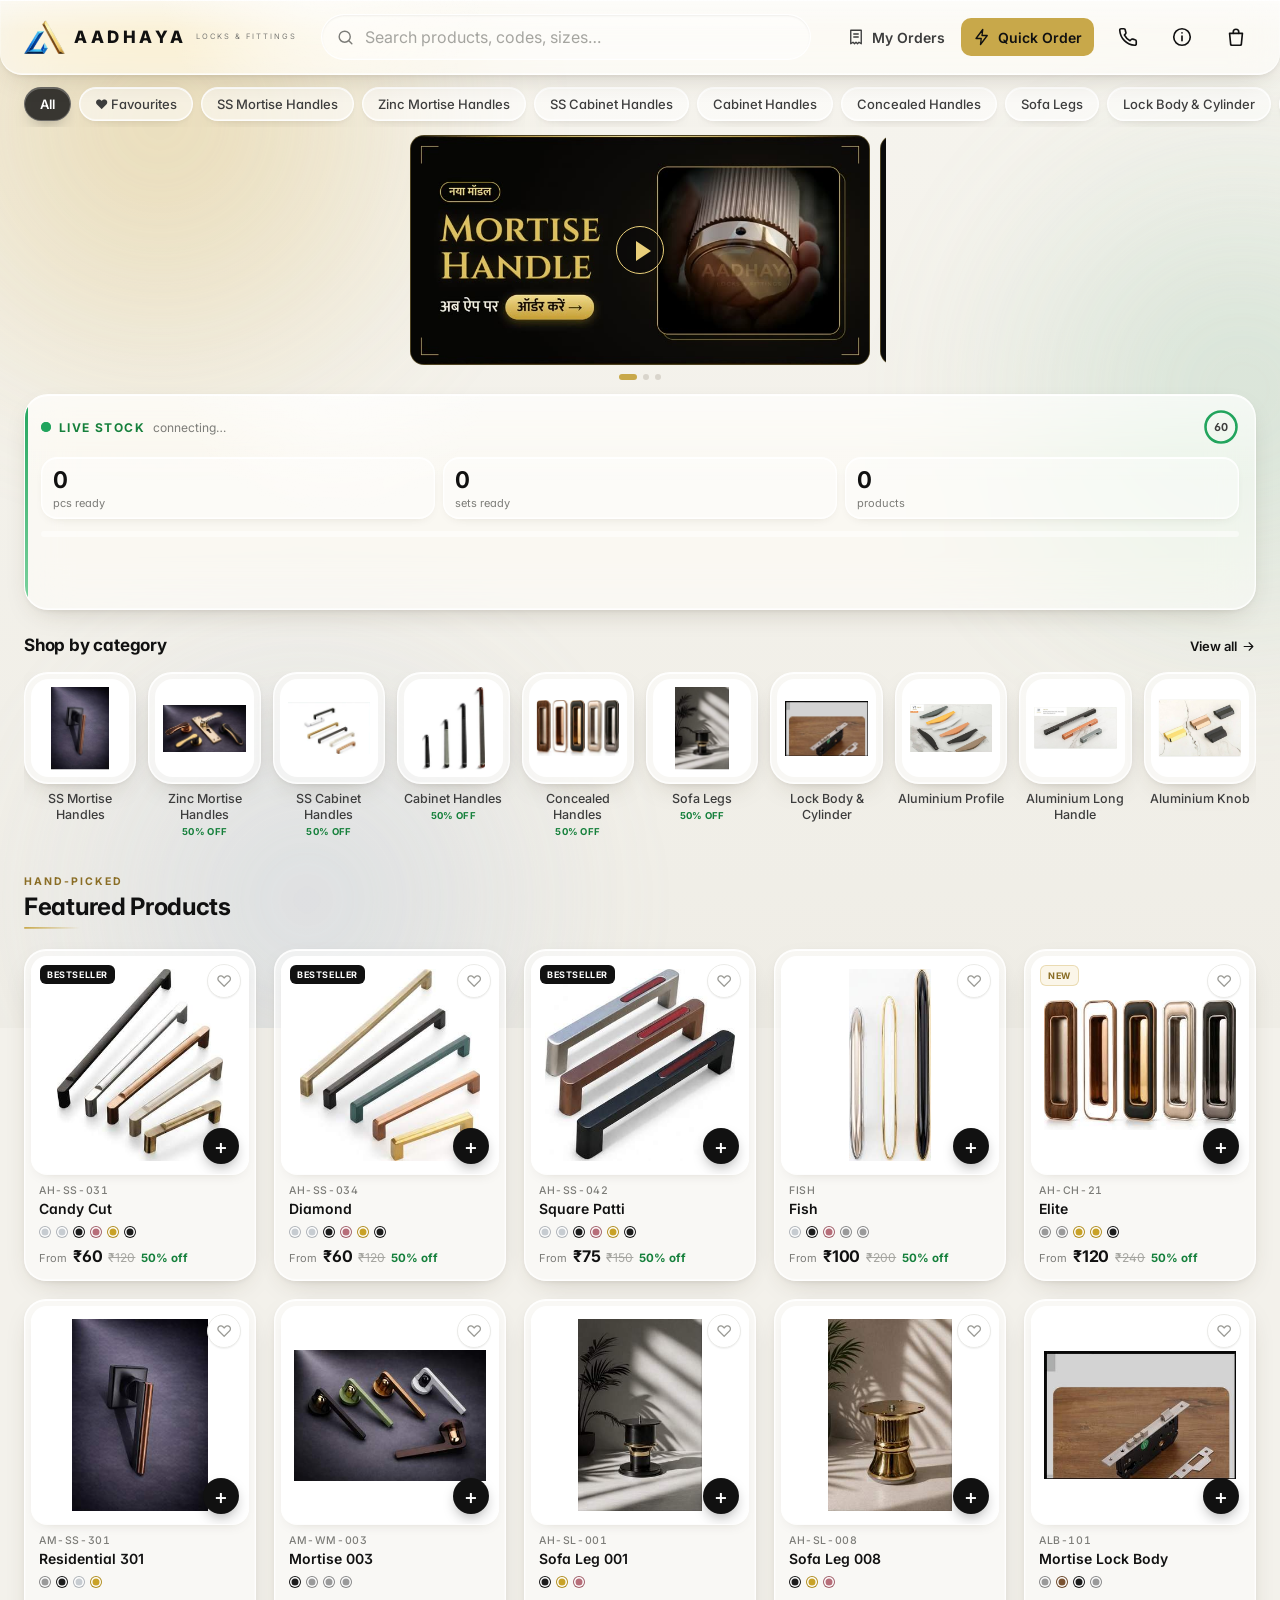
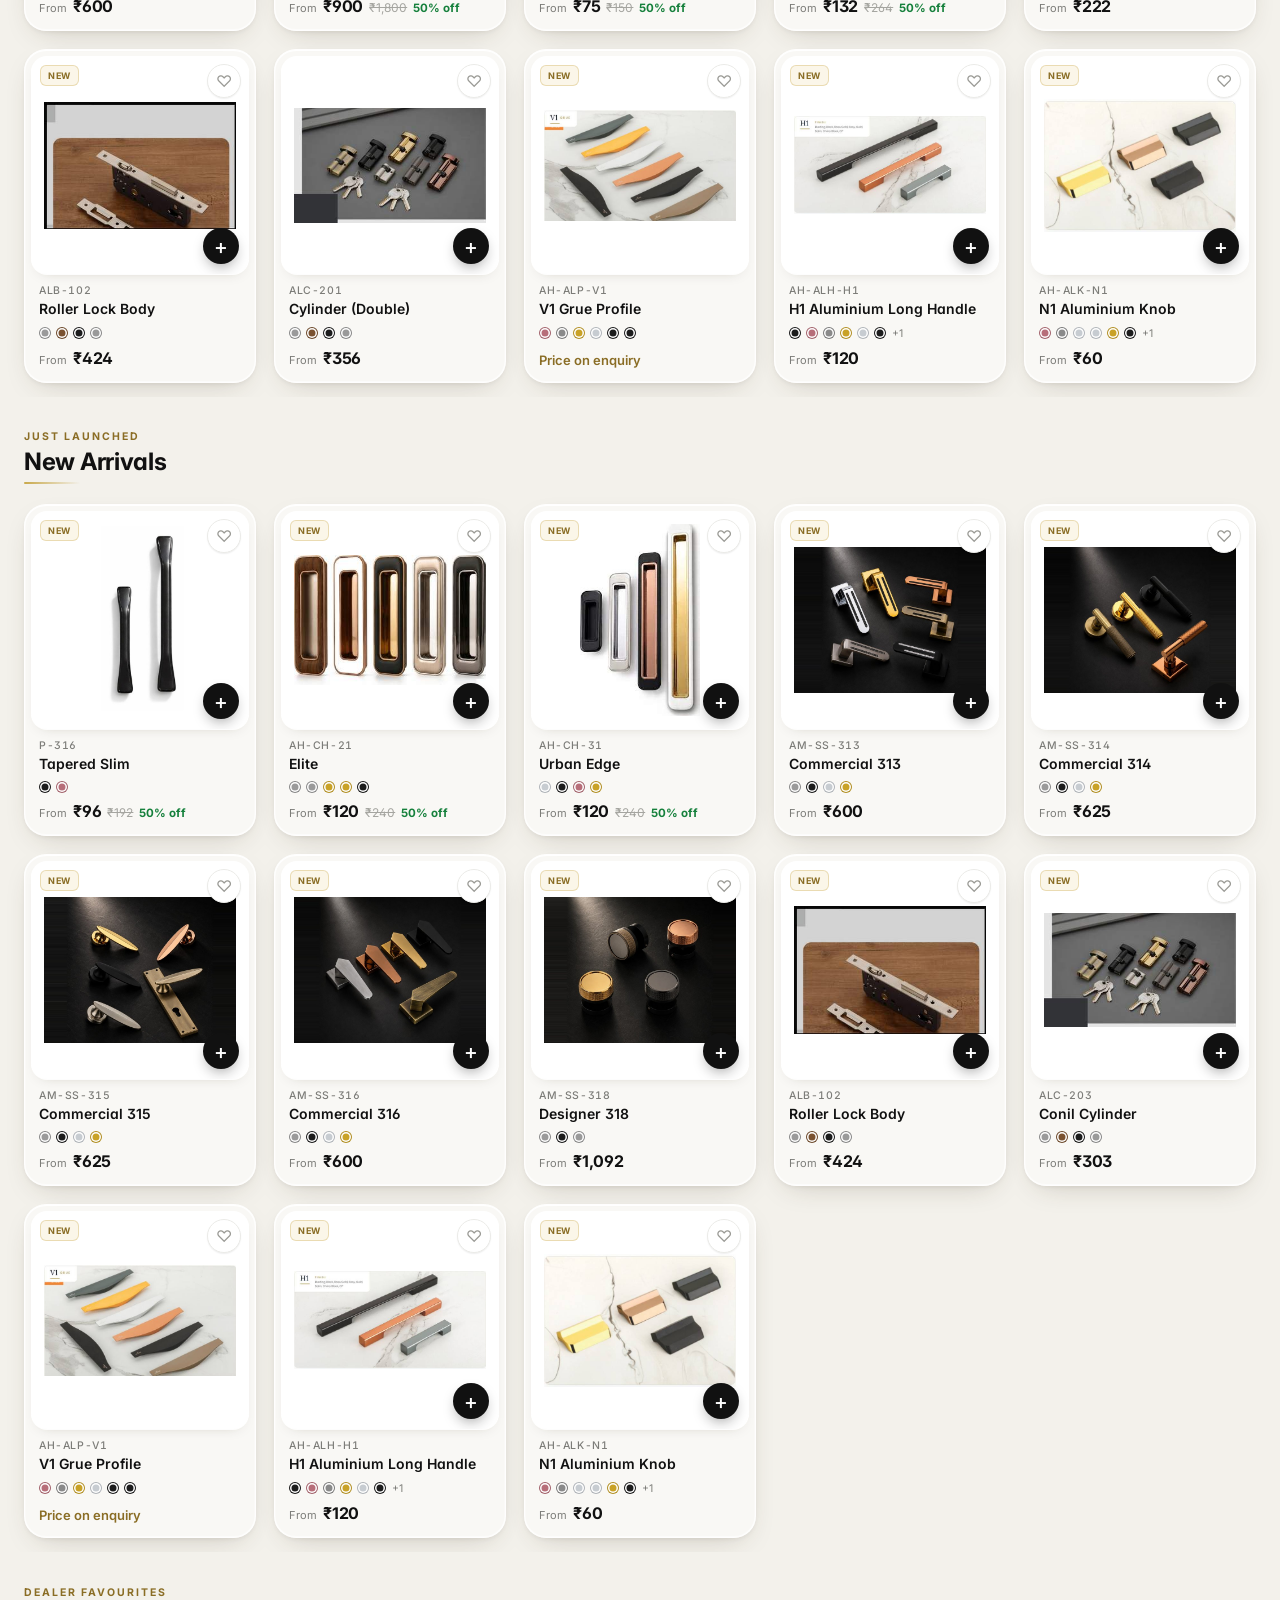
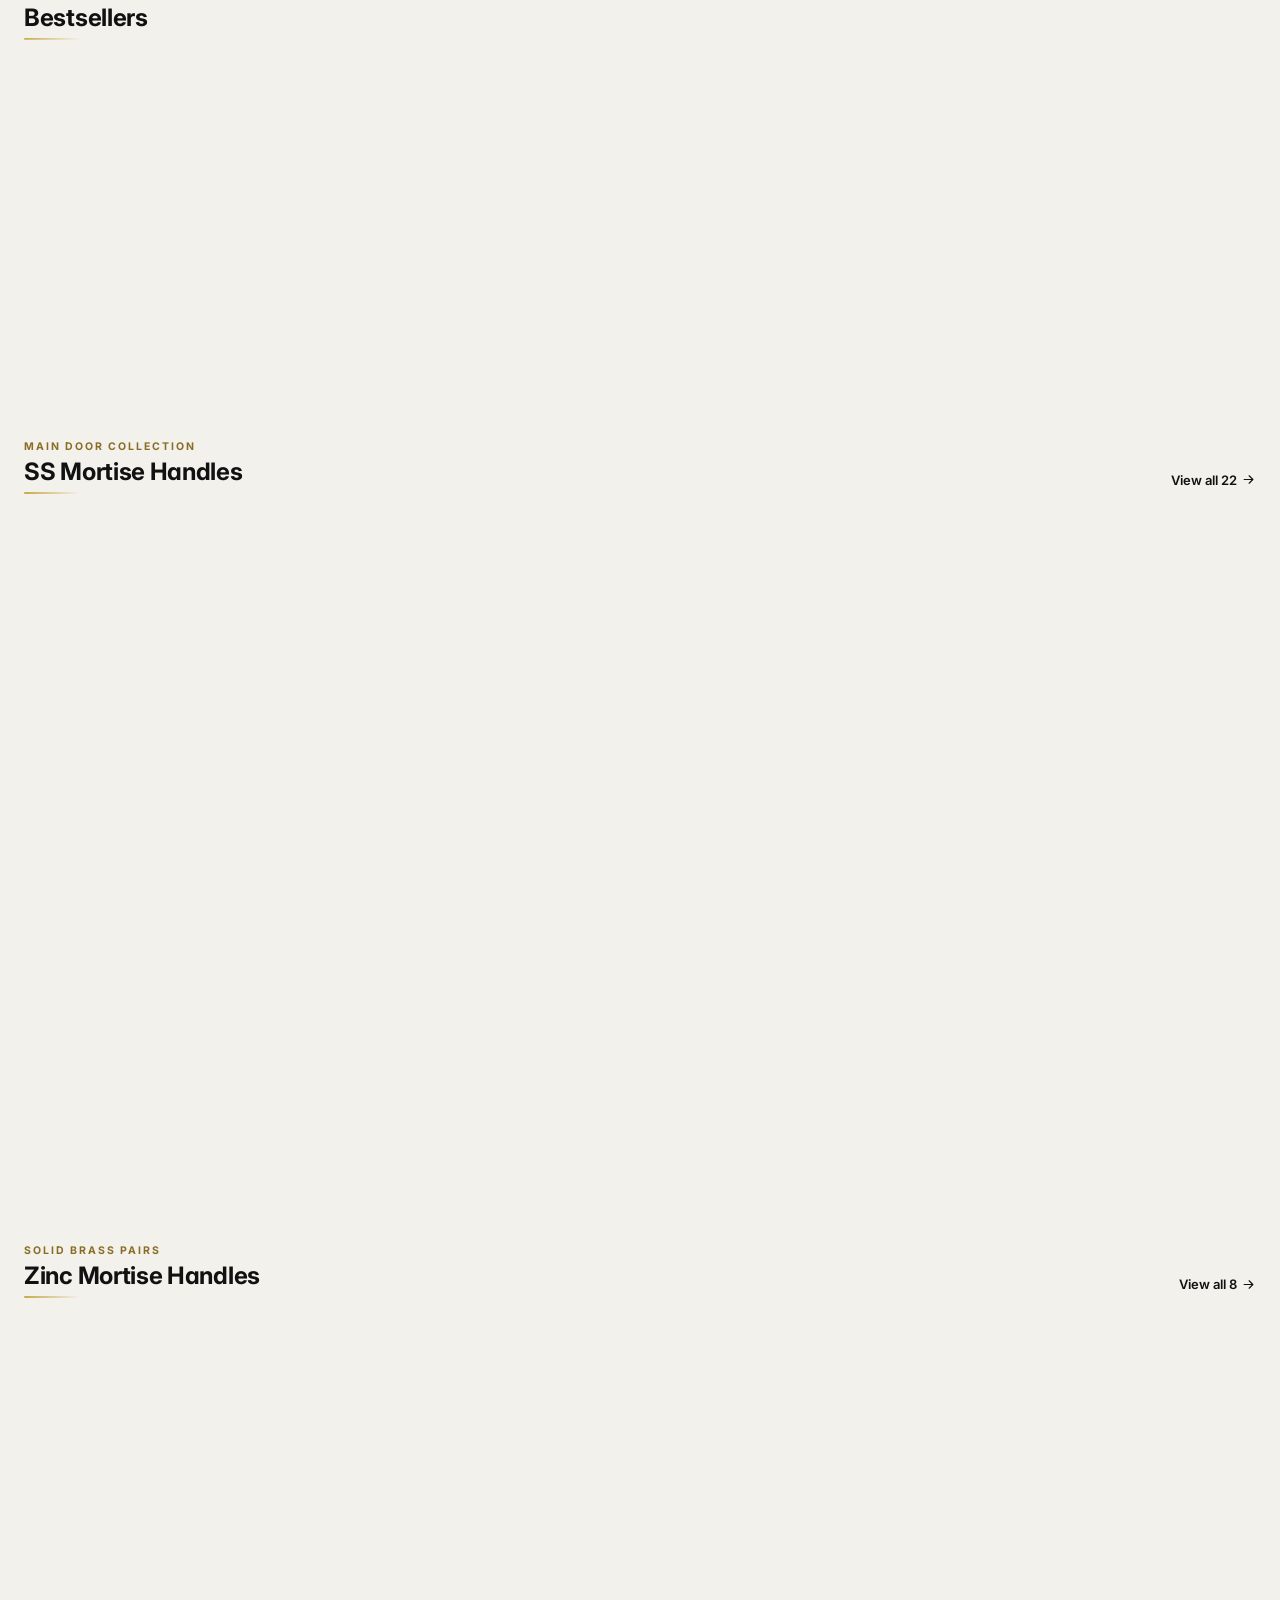
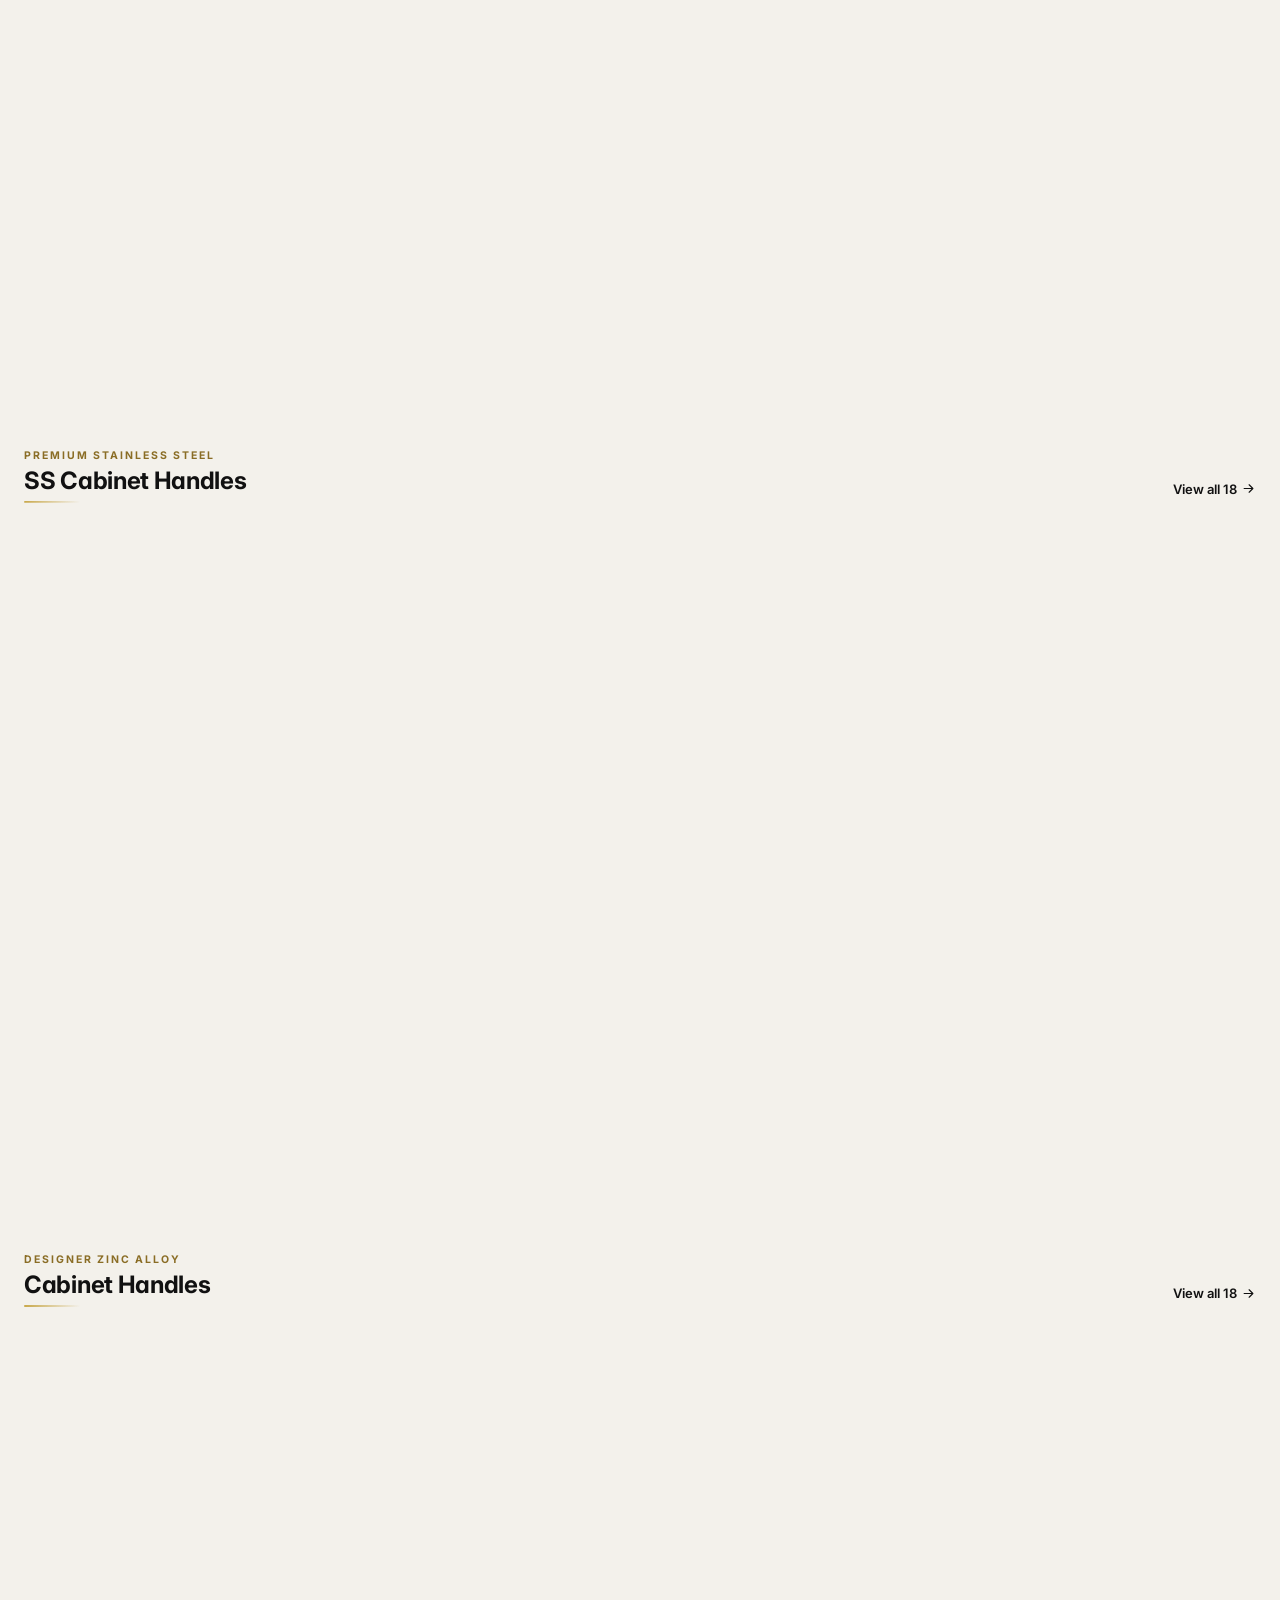
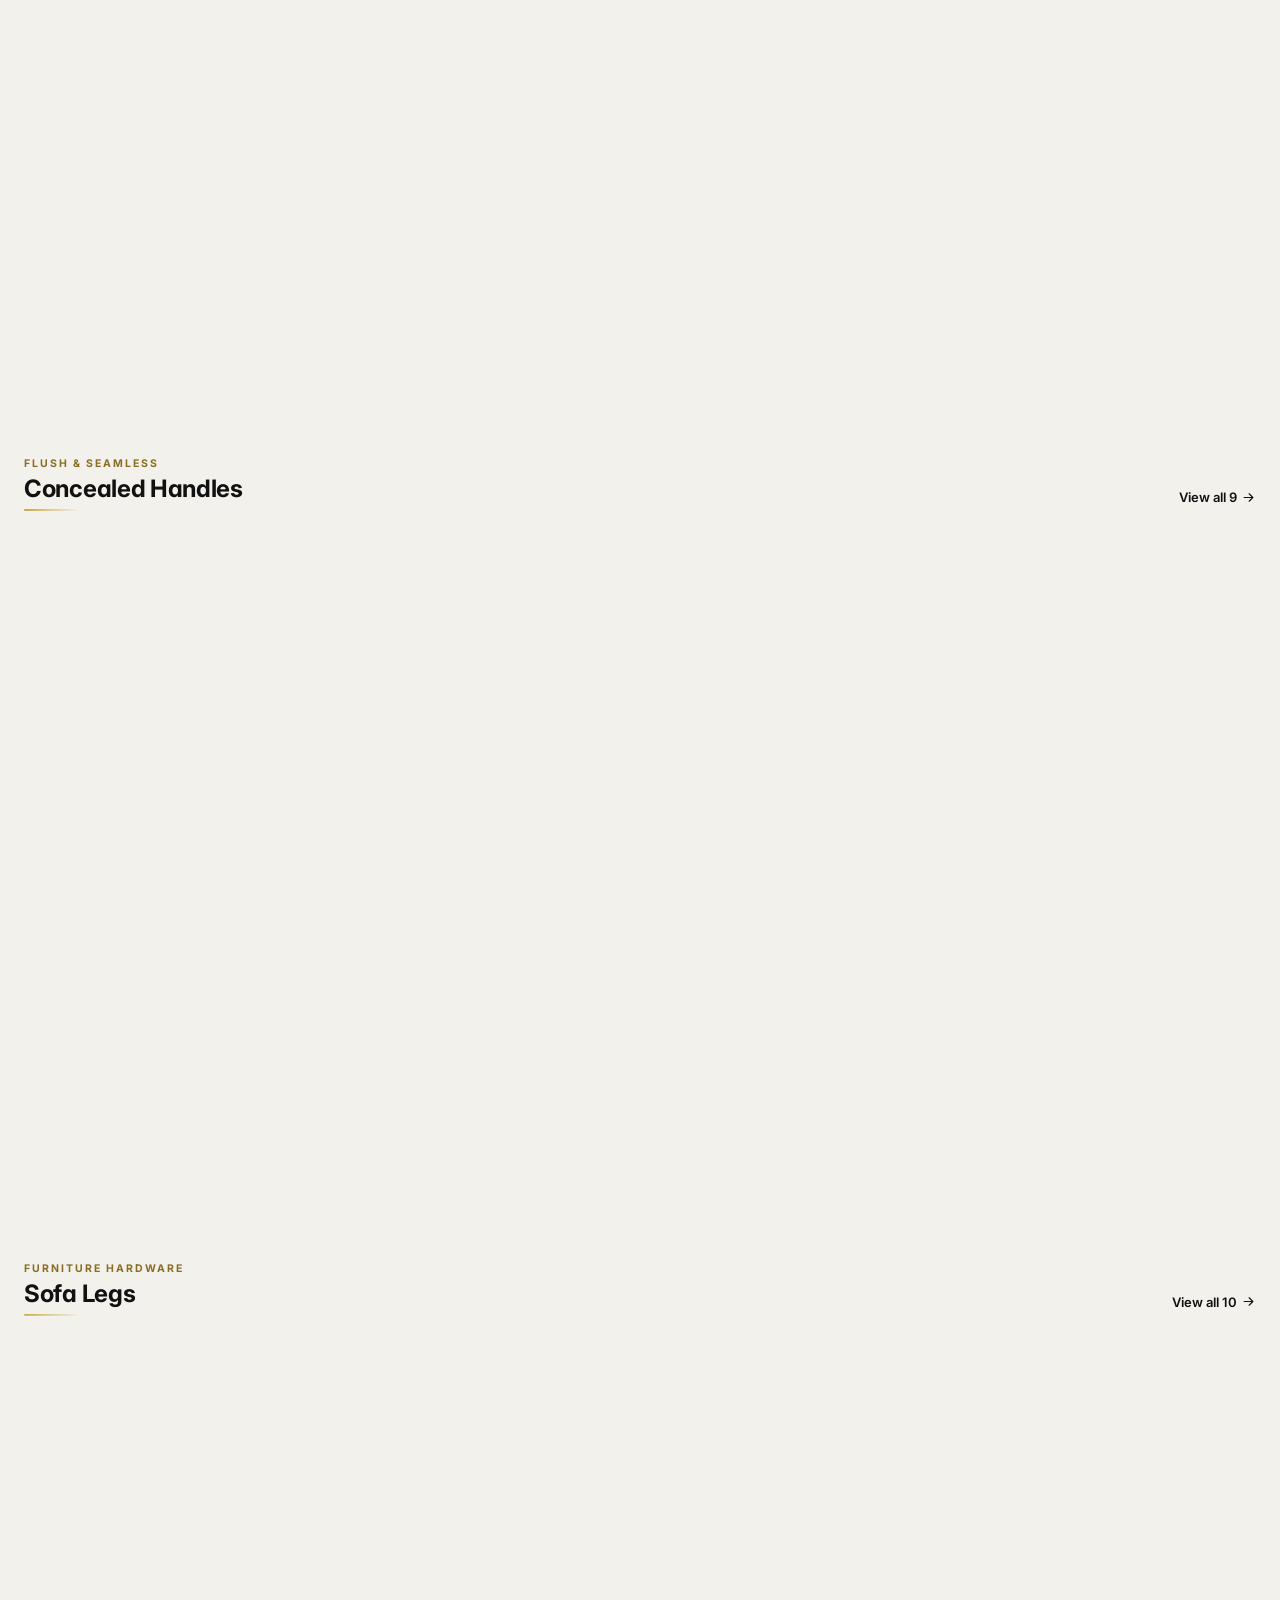
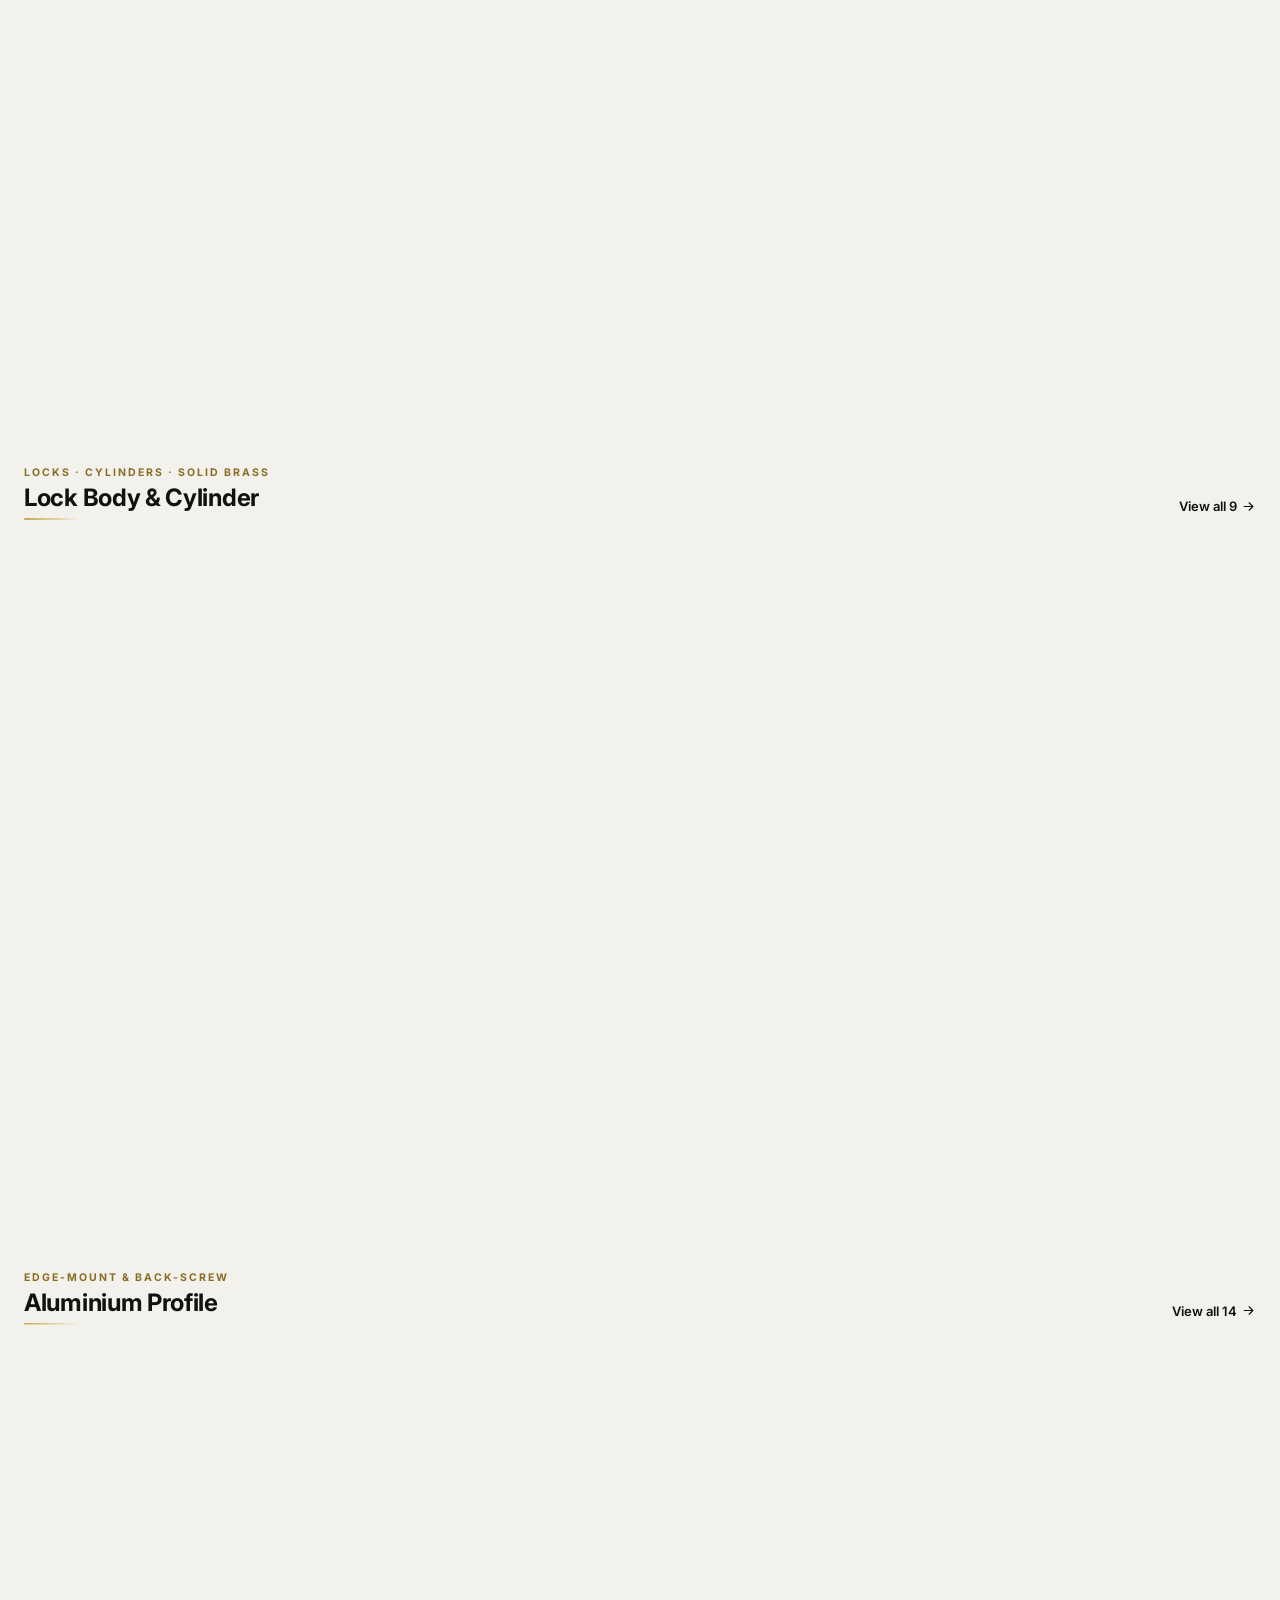
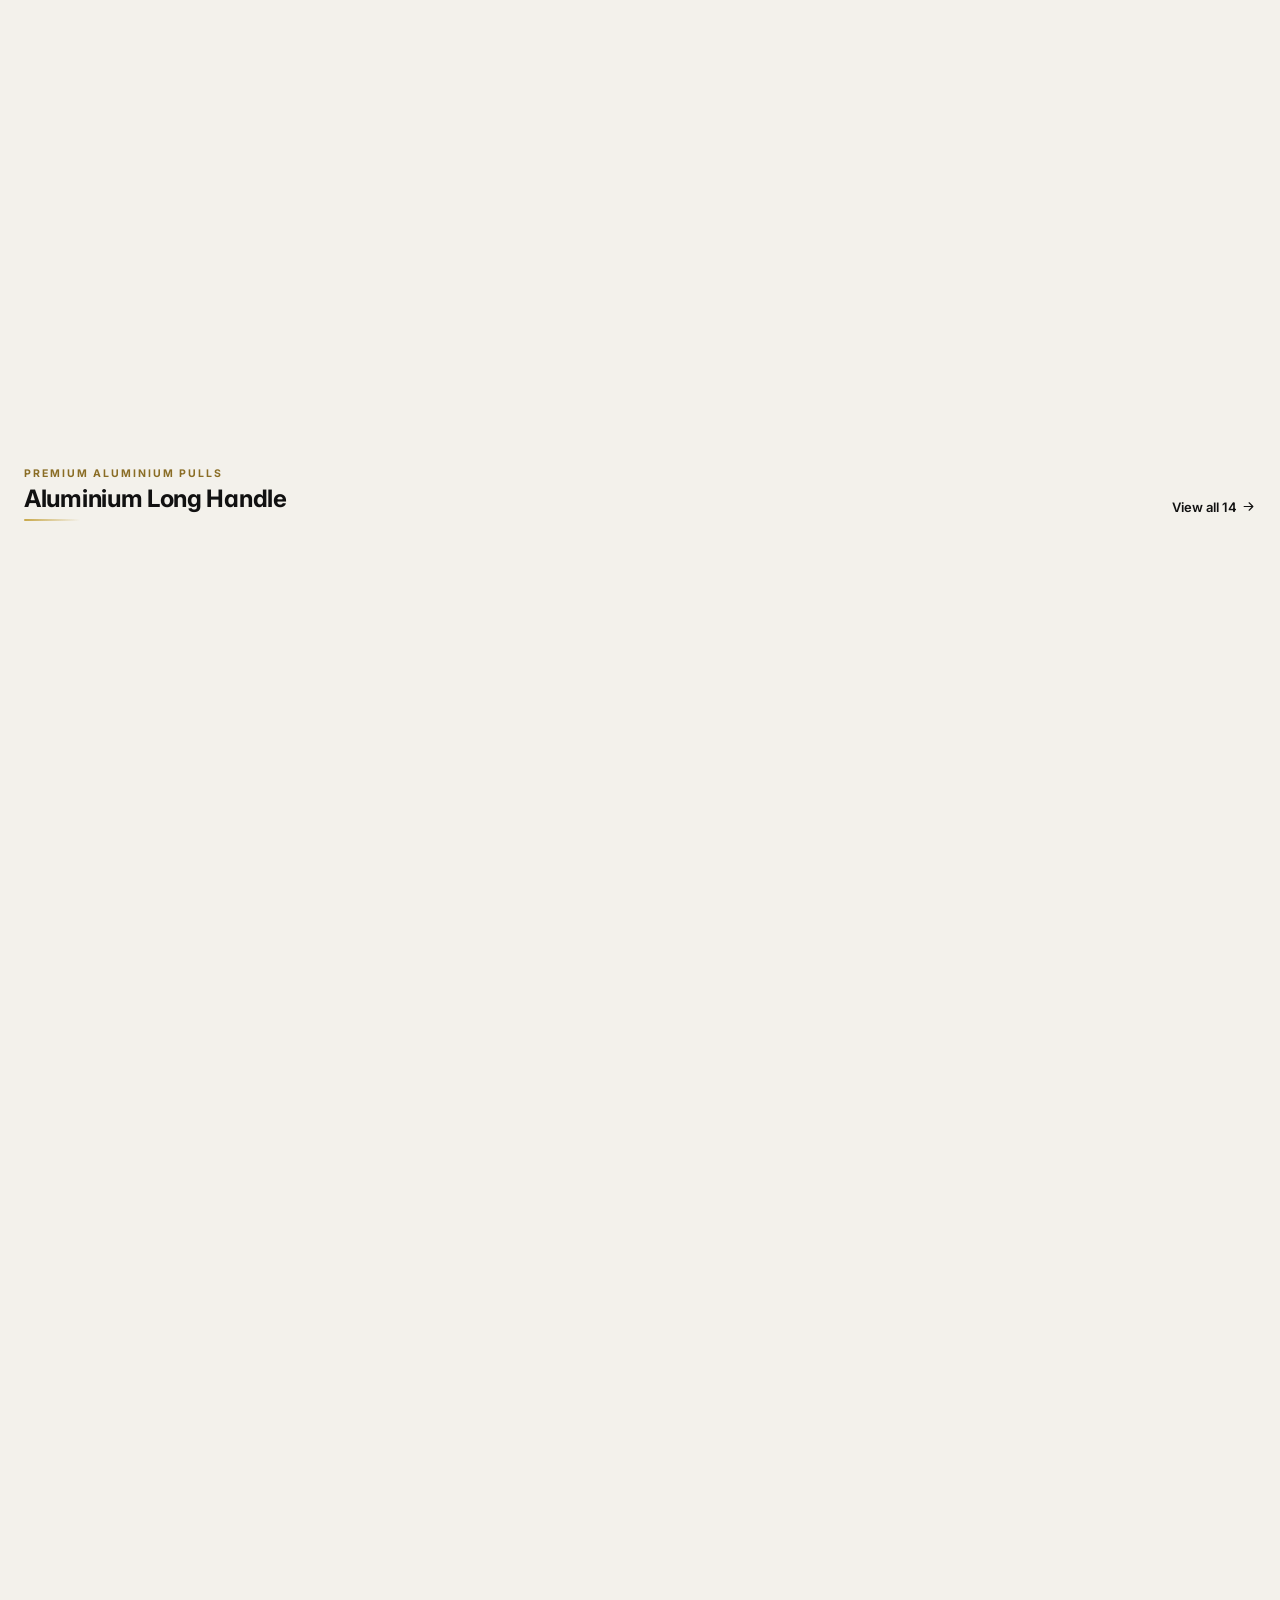
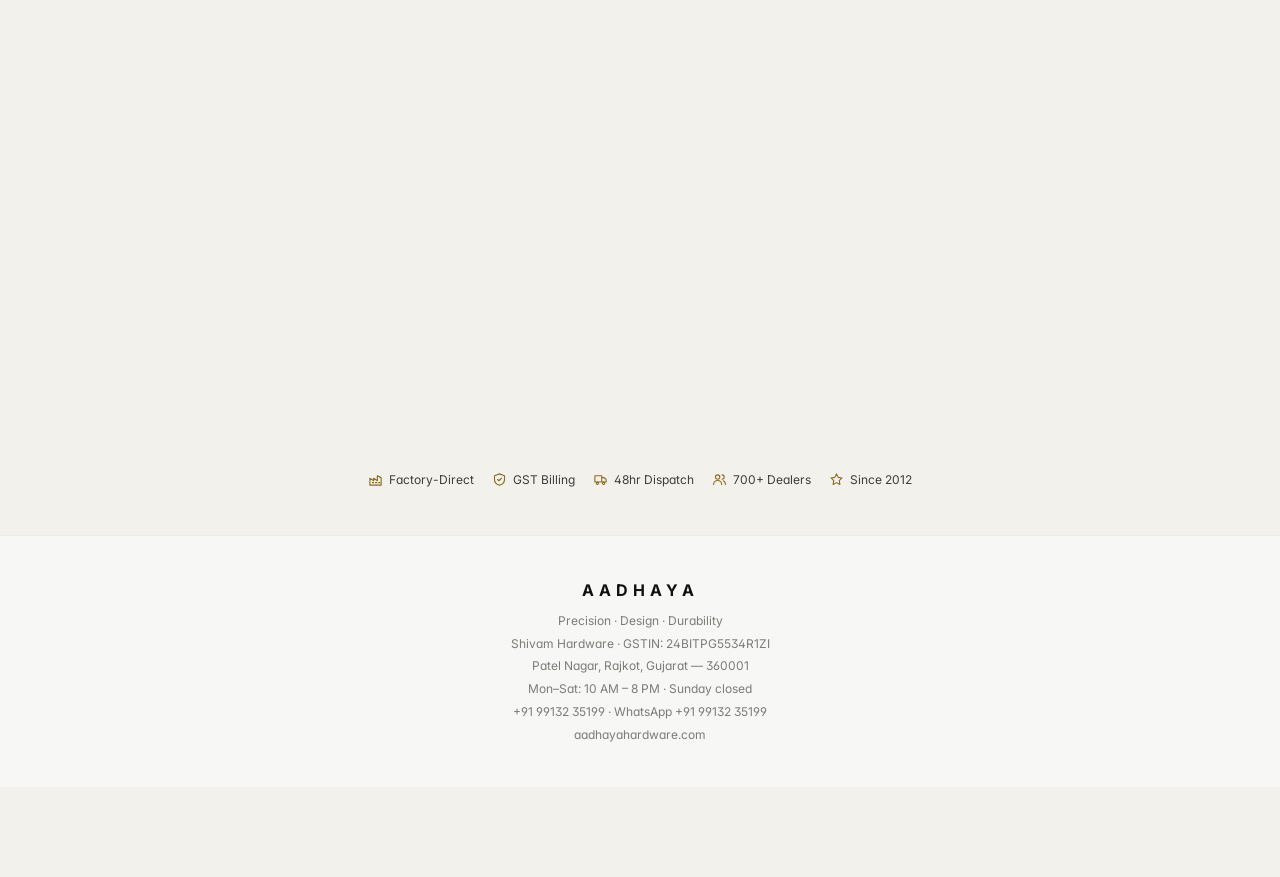
<file: index.html>
<!DOCTYPE html>
<html lang="en"><head>
<meta charset="UTF-8"><meta name="viewport" content="width=device-width,initial-scale=1,viewport-fit=cover"><meta name="theme-color" content="#0A0A0A"><meta name="apple-mobile-web-app-capable" content="yes"><meta name="mobile-web-app-capable" content="yes"><meta name="apple-mobile-web-app-status-bar-style" content="black-translucent"><meta name="apple-mobile-web-app-title" content="AADHAYA"><meta name="format-detection" content="telephone=no">
<title>AADHAYA Hardware — Order</title>
<meta name="description" content="Order premium stainless steel cabinet handles, concealed handles, mortise locks, knobs & sofa legs factory-direct from AADHAYA, Rajkot. 130+ products, 6 finishes, dealer NETT pricing, 48-hour dispatch. Order on WhatsApp in 2 minutes.">
<link rel="canonical" href="https://order.aadhayahardware.com/">
<meta property="og:type" content="website">
<meta property="og:site_name" content="AADHAYA Hardware">
<meta property="og:title" content="AADHAYA Hardware — Dealer Order App">
<meta property="og:description" content="130+ premium SS hardware products with sizes, finishes & dealer pricing. Factory-direct from Rajkot. 48hr dispatch. Order on WhatsApp.">
<meta property="og:url" content="https://order.aadhayahardware.com/">
<meta property="og:image" content="https://order.aadhayahardware.com/og-image.jpg">
<meta property="og:image:width" content="1200">
<meta property="og:image:height" content="630">
<meta name="twitter:card" content="summary_large_image">
<meta name="twitter:title" content="AADHAYA Hardware — Dealer Order App">
<meta name="twitter:description" content="130+ premium SS hardware products, dealer NETT pricing, 48hr dispatch. Order on WhatsApp.">
<meta name="twitter:image" content="https://order.aadhayahardware.com/og-image.jpg">
<link rel="manifest" href="manifest.json">
<link rel="apple-touch-icon" href="apple-touch-icon.png">
<link rel="icon" type="image/png" sizes="192x192" href="icon-192.png">
<!-- SPEED (Nov 2026): data server se pehle hi jod lo, top banner ki photo aur zaroori files jaldi mangao -->
<link rel="preconnect" href="https://rtgfbovemrxfsiflwmvp.supabase.co" crossorigin>
<link rel="preload" as="image" href="launch-poster.jpg?v=1" fetchpriority="high">
<link rel="preload" as="script" href="ui.js?v=6">
<link rel="preload" as="script" href="livestock.js?v=5">
<link rel="preload" as="script" href="offers.js?v=8">
<link rel="preload" as="script" href="catalog.js?v=8">
<script src="speed.js?v=2"></script>
<script type="application/ld+json">
{"@context":"https://schema.org","@type":"HardwareStore","name":"AADHAYA Locks & Fittings","alternateName":"Aadhaya Hardware","legalName":"Shivam Hardware","url":"https://order.aadhayahardware.com/","image":"https://order.aadhayahardware.com/og-image.jpg","logo":"https://order.aadhayahardware.com/icon-512.png","telephone":"+919913235199","taxID":"24BITPG5534R1ZI","foundingDate":"2012","priceRange":"₹₹","address":{"@type":"PostalAddress","streetAddress":"Patel Nagar","addressLocality":"Rajkot","addressRegion":"Gujarat","postalCode":"360001","addressCountry":"IN"},"openingHoursSpecification":[{"@type":"OpeningHoursSpecification","dayOfWeek":["Monday","Tuesday","Wednesday","Thursday","Friday","Saturday"],"opens":"10:00","closes":"20:00"}],"sameAs":["https://aadhayahardware.com","https://wa.me/919913235199"],"makesOffer":{"@type":"Offer","itemOffered":{"@type":"ItemList","name":"Premium SS Hardware","itemListElement":[{"@type":"Product","name":"SS Cabinet Handles"},{"@type":"Product","name":"Concealed Handles"},{"@type":"Product","name":"SS Mortise Handles"},{"@type":"Product","name":"Zinc Mortise Handles"},{"@type":"Product","name":"Mortise Lock Bodies & Cylinders"},{"@type":"Product","name":"Sofa Legs"},{"@type":"Product","name":"Aluminium Profile Handles"},{"@type":"Product","name":"Aluminium Long Handles"},{"@type":"Product","name":"Aluminium Knobs"}]}}}
</script>
<style>
:root{--bg:#0A0A0A;--card:#161616;--gold:#C8A84A;--gold2:#E2C870;--txt:#EDEDED;--mut:#9A9A9A;--teal:#0D9488;--line:#262626}
*{margin:0;padding:0;box-sizing:border-box;-webkit-tap-highlight-color:transparent}
body{background:var(--bg);color:var(--txt);font-family:'Segoe UI',system-ui,-apple-system,sans-serif;padding-bottom:74px}
header{position:sticky;top:0;z-index:50;background:rgba(10,10,10,.97);border-bottom:1px solid var(--line);padding:14px 16px 10px}
.hrow{display:flex;align-items:center}
.brand{display:flex;align-items:center;gap:9px;flex:1}
.hdrlogo{height:34px;width:auto;flex:0 0 auto}
.infopic{width:100%;display:block}
.brand b{color:var(--gold);letter-spacing:4px;font-size:19px;font-weight:800}
.brand span{font-size:8px;letter-spacing:2px;color:var(--mut)}
.cartBtn{position:relative;width:40px;height:40px;border-radius:11px;background:var(--card);border:1px solid var(--line);color:var(--gold);font-size:19px;display:flex;align-items:center;justify-content:center}
.cartBtn .ct{position:absolute;top:-6px;right:-6px;min-width:18px;height:18px;border-radius:9px;background:var(--gold);color:#000;font-size:10px;font-weight:800;display:flex;align-items:center;justify-content:center;padding:0 4px}
.search{margin-top:10px;display:flex;background:var(--card);border:1px solid var(--line);border-radius:12px;padding:10px 12px;gap:8px}
.search input{flex:1;background:none;border:0;outline:0;color:var(--txt);font-size:16px}
.chips{display:flex;gap:8px;overflow-x:auto;padding:10px 16px;scrollbar-width:none}
.chips::-webkit-scrollbar{display:none}
.chip{flex:0 0 auto;padding:10px 17px;border-radius:22px;border:1px solid rgba(75,180,235,.40);background:rgba(75,180,235,.13);font-size:13px;color:#a6daf5;white-space:nowrap;font-weight:500}
.chip.on{background:linear-gradient(135deg,#56b8ea,#2f93cf);color:#fff;border-color:#56b8ea;font-weight:700;box-shadow:0 3px 12px rgba(56,150,210,.45)}
.hero{position:relative;margin:8px 16px 6px;border:1px solid rgba(200,168,74,.30);border-radius:18px;padding:22px 20px;overflow:hidden;background:radial-gradient(130% 150% at 0% 0%,#1c1408 0%,#100f0c 52%),linear-gradient(135deg,#141414,#050505)}
.hero::before{content:"";position:absolute;left:0;right:0;top:0;height:2px;background:linear-gradient(90deg,transparent,var(--gold2),transparent);opacity:.75}
.hero::after{content:"";position:absolute;right:-70px;top:-70px;width:220px;height:220px;border-radius:50%;background:radial-gradient(circle,rgba(200,168,74,.20),transparent 70%);pointer-events:none}
.hero>*{position:relative;z-index:1}
.hrow{display:flex;align-items:center;justify-content:space-between;gap:10px;flex-wrap:wrap}
.hero .ov{display:inline-flex;align-items:center;gap:8px;font-size:9px;letter-spacing:2.5px;color:var(--gold2);text-transform:uppercase}
.hero .ov::before{content:"";width:18px;height:1px;background:var(--gold2);opacity:.7}
.hoff{font-size:9.5px;font-weight:700;letter-spacing:.5px;color:var(--gold2);background:rgba(200,168,74,.12);border:1px solid rgba(200,168,74,.45);padding:4px 10px;border-radius:20px;white-space:nowrap}
.hero h1{font-family:Georgia,serif;font-size:27px;line-height:1.16;margin:12px 0 0;font-weight:400;color:#f4f0e6}
.hero h1 em{font-style:normal;color:var(--gold2)}
.hero p{font-size:11.5px;line-height:1.6;color:#a9a9a9;margin:9px 0 0;max-width:320px}
.stats{display:flex;margin-top:16px;border-top:1px solid rgba(255,255,255,.07);padding-top:13px}
.stats div{flex:1;text-align:center;position:relative}
.stats div+div::before{content:"";position:absolute;left:0;top:50%;transform:translateY(-50%);height:26px;width:1px;background:rgba(255,255,255,.08)}
.stats b{color:var(--gold2);font-size:18px;display:block;font-family:Georgia,serif}
.stats span{font-size:8.5px;color:#8a8a8a;letter-spacing:.5px}
.sec{padding:18px 16px 8px}
.sec .ov{font-size:9px;letter-spacing:2px;color:var(--gold)}
.sec h2{font-size:17px;margin-top:2px}
.grid{display:grid;grid-template-columns:1fr 1fr;gap:11px;padding:8px 16px 16px}
.pc{background:var(--card);border:1px solid var(--line);border-radius:13px;overflow:hidden}
.pc .imw{position:relative;background:#fff;aspect-ratio:1}
.pc img{width:100%;height:100%;object-fit:contain}
.bdg{position:absolute;top:7px;left:7px;display:flex;gap:4px}
.bdg i{font-style:normal;font-size:7.5px;font-weight:800;letter-spacing:.8px;padding:3px 6px;border-radius:4px;background:var(--gold);color:#000}
.bdg i.new{background:var(--teal);color:#fff}
.bdg i.off{background:#25D366;color:#fff}
.pc .bd{padding:9px 11px 11px}
.pc .cd{font-size:9px;letter-spacing:1.4px;color:var(--gold)}
.pc .nm{font-size:13px;font-weight:600;margin:2px 0;white-space:nowrap;overflow:hidden;text-overflow:ellipsis}
.pc .pr{font-size:12px;color:#ccc}
.empty{padding:40px;text-align:center;color:var(--mut);font-size:13px}
.ov-bg{position:fixed;inset:0;background:rgba(0,0,0,.72);z-index:90;display:none}
.ov-bg.open{display:block}
.sheet{position:fixed;left:0;right:0;bottom:0;top:5%;background:var(--bg);z-index:100;border-radius:20px 20px 0 0;display:none;flex-direction:column;border-top:1px solid var(--gold)}
.sheet.open{display:flex}
.sh-top{display:flex;align-items:center;padding:12px 16px;gap:10px;border-bottom:1px solid var(--line)}
.sh-top b{flex:1;font-size:13px;letter-spacing:1px;color:var(--gold)}
.x{width:32px;height:32px;border-radius:50%;background:var(--card);border:1px solid var(--line);color:#fff;font-size:16px;display:flex;align-items:center;justify-content:center}
.sh-body{flex:1;overflow-y:auto}
.sh-img{background:#fff;height:240px;display:flex;align-items:center;justify-content:center}
.sh-img img{max-width:90%;max-height:90%;object-fit:contain}
.sh-pad{padding:18px 18px 24px}
.sh-pad .sr{font-size:9px;letter-spacing:2px;color:var(--gold)}
.sh-pad h2{font-family:Georgia,serif;font-size:25px;margin:4px 0 2px}
.sh-pad .mdl{font-size:9px;letter-spacing:2px;color:var(--mut)}
.sh-pad p.desc{font-size:12.5px;line-height:1.6;color:#bbb;margin:12px 0 16px}
.lbl{font-size:9px;letter-spacing:2px;color:var(--gold);margin:14px 0 8px}
.opts{display:flex;flex-wrap:wrap;gap:8px}
.opt{padding:8px 13px;border-radius:9px;border:1px solid var(--line);background:var(--card);font-size:12.5px;color:#ddd}
.opt.on{border-color:var(--gold);background:rgba(200,168,74,.16);color:var(--gold2);font-weight:600}
table{width:100%;border:1px solid var(--line);border-radius:11px;border-collapse:separate;border-spacing:0;overflow:hidden}
td{padding:9px 13px;font-size:12px}
tr:nth-child(odd) td{background:var(--card)}
td:last-child{text-align:right;color:var(--gold);font-weight:700}
.qtyrow{display:flex;align-items:center;gap:14px;margin-top:10px}
.stepper{display:flex;align-items:center;border:1px solid var(--line);border-radius:10px;overflow:hidden}
.stepper button{width:42px;height:42px;background:var(--card);border:0;color:var(--gold);font-size:20px}
.stepper span,.stepper .qin{width:46px;text-align:center;font-size:16px;font-weight:700}
.qin{border:0;outline:0;background:transparent;color:inherit;font:inherit;font-weight:700;text-align:center;padding:0;-moz-appearance:textfield;font-variant-numeric:tabular-nums}.qin::-webkit-outer-spin-button,.qin::-webkit-inner-spin-button{-webkit-appearance:none;margin:0}.qin:focus{background:rgba(200,168,74,.15);border-radius:6px}
.cq .qin{width:44px;height:30px;font-size:15px}
.linep{flex:1;text-align:right;font-size:13px}
.linep b{color:var(--gold2);font-size:17px}
.sh-cta{display:flex;gap:10px;padding:12px 16px;border-top:1px solid var(--line);background:var(--bg)}
.btn{flex:1;border:0;border-radius:11px;padding:15px;font-size:14.5px;font-weight:700;text-align:center;text-decoration:none;color:#000;background:var(--gold)}
.btn.wa{background:#25D366;color:#fff}
.btn:disabled{opacity:.4}
/* cart */
.citem{display:flex;gap:12px;padding:13px 16px;border-bottom:1px solid var(--line);align-items:center}
.citem img{width:58px;height:58px;border-radius:9px;background:#fff;object-fit:contain;flex:0 0 auto}
.citem .ci{flex:1;min-width:0}
.citem .ci .c1{font-size:13px;font-weight:600}
.citem .ci .c2{font-size:11px;color:var(--mut);margin-top:2px}
.citem .ci .c3{font-size:12px;color:var(--gold);margin-top:3px}
.citem .cq{display:flex;align-items:center;gap:8px}
.citem .cq button{width:30px;height:30px;border-radius:8px;background:var(--card);border:1px solid var(--line);color:var(--gold);font-size:16px}
.citem .cq span{min-width:22px;text-align:center;font-weight:700;font-size:14px}
.del{color:#e25;font-size:12px;background:none;border:0;margin-left:6px}
.summary{padding:16px;border-top:1px solid var(--line)}
.summary .row{display:flex;justify-content:space-between;font-size:13px;padding:4px 0}
.summary .tot{font-size:18px;font-weight:800;color:var(--gold2);padding-top:8px;border-top:1px solid var(--line);margin-top:6px}
.form{padding:0 16px 16px}
.form input{width:100%;background:var(--card);border:1px solid var(--line);border-radius:11px;padding:14px;color:#fff;font-size:16px;margin-top:10px;outline:0}
.form input:focus{border-color:var(--gold)}
.muted{font-size:11px;color:var(--mut);padding:0 16px 10px}
footer{padding:26px 16px 18px;text-align:center;border-top:1px solid var(--line);margin-top:10px}
footer b{color:var(--gold);letter-spacing:4px}
footer p{font-size:10px;color:var(--mut);margin-top:5px}
.toast{position:fixed;bottom:84px;left:50%;transform:translateX(-50%);background:var(--gold);color:#000;font-weight:700;font-size:13px;padding:11px 20px;border-radius:24px;z-index:200;opacity:0;transition:opacity .25s;pointer-events:none}
.toast.show{opacity:1}
.inforow{display:flex;gap:13px;align-items:center;padding:13px;background:var(--card);border:1px solid var(--line);border-radius:11px;margin-bottom:9px;text-decoration:none;color:var(--txt)}
.inforow .ic{font-size:18px;flex:0 0 auto;width:24px;text-align:center}
.inforow .it{font-size:11px;color:var(--mut);letter-spacing:.5px}
.inforow .iv{font-size:13.5px;font-weight:600;margin-top:2px}
.inforow.nolink{cursor:default}
/* ===== LANDING PAGE ===== */
#landing{display:none;position:fixed;inset:0;z-index:70;overflow-y:auto;-webkit-overflow-scrolling:touch;background:radial-gradient(135% 95% at 50% -12%,#0e1c18 0%,#0A0A0A 52%);color:var(--txt)}
body.landing-on{overflow:hidden}
.lbar{background:#07110e;border-bottom:1px solid var(--line);color:var(--gold2);font-size:9.5px;letter-spacing:1.4px;text-align:center;padding:8px 12px;font-weight:600}
.lhead{display:flex;align-items:center;gap:12px;padding:13px 18px;position:sticky;top:0;background:rgba(8,12,11,.88);backdrop-filter:blur(10px);border-bottom:1px solid var(--line);z-index:5}
.lbrand{flex:1;display:flex;flex-direction:column;line-height:1.05;cursor:pointer}
.lbrand b{color:var(--gold);letter-spacing:4px;font-size:20px;font-weight:800}
.lbrand span{font-size:7.5px;letter-spacing:2px;color:var(--mut);margin-top:4px}
.lnav{display:none;gap:24px}
.lnav a{color:#cfcfcf;font-size:12.5px;text-decoration:none;letter-spacing:.4px}
.lnav a:hover{color:var(--gold2)}
.lcta-sm{border:0;background:var(--gold);color:#000;font-weight:700;font-size:12.5px;padding:9px 16px;border-radius:9px;cursor:pointer;white-space:nowrap}
.lhero{display:flex;flex-direction:column;gap:6px;padding:30px 18px 8px;max-width:1140px;margin:0 auto}
.leyebrow{display:inline-flex;align-items:center;gap:8px;color:var(--teal);font-size:10px;letter-spacing:2.4px;font-weight:700}
.leyebrow i{width:22px;height:2px;background:var(--teal);display:inline-block}
.leyebrow.center{justify-content:center}
.lhero h1{font-family:Georgia,'Times New Roman',serif;font-size:33px;line-height:1.16;margin:14px 0 0;font-weight:400;color:#f3efe6}
.lhero h1 em{color:var(--gold2);font-style:normal;font-weight:700}
.lhero p.lsub{font-size:13.5px;line-height:1.7;color:#b6b6b6;max-width:520px;margin-top:14px}
.lbtns{display:flex;flex-wrap:wrap;gap:11px;margin-top:22px}
.lbtn{border:0;border-radius:12px;padding:15px 22px;font-size:14px;font-weight:700;cursor:pointer;text-decoration:none;display:inline-flex;align-items:center;justify-content:center;gap:8px}
.lbtn.gold{background:linear-gradient(135deg,var(--gold2),var(--gold));color:#000;box-shadow:0 6px 22px rgba(200,168,74,.26)}
.lbtn.wa{background:#25D366;color:#fff}
.lbtn.sm{padding:12px 20px;font-size:13px}
.ltrust{display:flex;gap:6px;margin-top:28px;border-top:1px solid var(--line);padding-top:18px}
.ltrust div{flex:1;text-align:center}
.ltrust b{display:block;color:var(--gold2);font-size:22px;font-weight:800;font-family:Georgia,serif}
.ltrust b small{font-size:11px}
.ltrust span{font-size:8px;letter-spacing:1.1px;color:#888}
.lhero-r{margin-top:30px}
.lhcard{position:relative;border:1px solid rgba(200,168,74,.3);border-radius:18px;overflow:hidden;background:#fff;aspect-ratio:4/3}
.lhcard img{width:100%;height:100%;object-fit:contain}
.lhcard .ltagp{position:absolute;top:12px;left:12px;background:rgba(0,0,0,.78);color:#fff;font-size:9px;letter-spacing:1.4px;padding:6px 11px;border-radius:20px}
.lsec{max-width:1140px;margin:0 auto;padding:46px 18px 4px}
.lsec-h{text-align:center;margin-bottom:24px}
.lsec-h h2{font-family:Georgia,serif;font-size:25px;margin-top:8px;color:#f1ede4;font-weight:400}
.lcats{display:grid;grid-template-columns:1fr 1fr;gap:12px}
.lcard{background:var(--card);border:1px solid var(--line);border-radius:14px;overflow:hidden;cursor:pointer;transition:border-color .2s,transform .2s}
.lcard:hover{border-color:var(--gold);transform:translateY(-2px)}
.lcimg{position:relative;background:#fff;aspect-ratio:1}
.lcimg img{width:100%;height:100%;object-fit:contain}
.lcimg .lcoff{position:absolute;top:7px;left:7px;background:#25D366;color:#fff;font-size:8px;font-weight:800;letter-spacing:.5px;padding:3px 7px;border-radius:5px}
.lcbd{padding:11px 13px 13px}
.lct{font-size:8.5px;letter-spacing:1.3px;color:var(--teal);font-weight:700;white-space:nowrap;overflow:hidden;text-overflow:ellipsis}
.lcn{font-size:14px;font-weight:600;margin:3px 0 4px}
.lcc{font-size:11px;color:var(--gold)}
.loffer{padding:34px 18px}
.loff-in{max-width:1140px;margin:0 auto;background:linear-gradient(135deg,#1a1405,#2c2207);border:1px solid rgba(200,168,74,.4);border-radius:18px;padding:28px 22px;text-align:center}
.loff-tag{color:var(--teal);font-size:10px;letter-spacing:2.4px;font-weight:700}
.loff-h{font-family:Georgia,serif;font-size:38px;color:var(--gold2);margin:7px 0 4px}
.loff-p{font-size:12.5px;color:#c7c0a8;margin-bottom:18px;line-height:1.6}
.lwhy-grid{display:grid;grid-template-columns:1fr 1fr;gap:12px}
.lwcard{background:var(--card);border:1px solid var(--line);border-radius:14px;padding:18px}
.lwcard .lwic{font-size:22px}
.lwcard h3{font-size:14px;margin:10px 0 6px;color:#eee}
.lwcard p{font-size:11.5px;color:#9a9a9a;line-height:1.6}
.lband{text-align:center;padding:52px 18px;max-width:760px;margin:0 auto}
.lband h2{font-family:Georgia,serif;font-size:28px;color:#f1ede4;font-weight:400}
.lband p{font-size:13px;color:#aaa;margin:10px 0 20px}
.lfoot{border-top:1px solid var(--line);margin-top:24px;padding:30px 18px 92px;text-align:center}
.lfoot b{color:var(--gold);letter-spacing:4px;font-size:18px}
.lfoot>p{font-size:10px;color:var(--mut);margin-top:6px;letter-spacing:1px}
.lfoot-rows{max-width:430px;margin:18px auto 0;display:flex;flex-direction:column;gap:8px}
.lfrow{display:flex;gap:11px;align-items:center;background:var(--card);border:1px solid var(--line);border-radius:11px;padding:11px 13px;text-decoration:none;color:var(--txt);text-align:left}
.lfrow .ic{font-size:16px;width:22px;text-align:center;flex:0 0 auto}
.lfrow .it{font-size:10px;color:var(--mut);letter-spacing:.4px}
.lfrow .iv{font-size:13px;font-weight:600;margin-top:1px}
.lfoot-cr{font-size:10px;color:var(--mut);margin-top:20px}
.lwa-float{position:fixed;right:16px;bottom:18px;width:54px;height:54px;border-radius:50%;background:#25D366;color:#fff;font-size:25px;display:flex;align-items:center;justify-content:center;text-decoration:none;box-shadow:0 6px 20px rgba(37,211,102,.5);z-index:9}
@media(min-width:760px){
 .lnav{display:flex}
 .lhero{display:grid;grid-template-columns:1.1fr .9fr;align-items:center;gap:44px;padding-top:50px}
 .lhero-r{margin-top:0}
 .lhero h1{font-size:46px}
 .lcats{grid-template-columns:repeat(4,1fr)}
 .lwhy-grid{grid-template-columns:repeat(4,1fr)}
 .lsec-h h2{font-size:31px}
 .loff-h{font-size:46px}
 .lbar{font-size:11px}
}

/* ===== PREMIUM UPGRADE PACK ===== */
@keyframes sheetUp{from{transform:translateY(100%)}to{transform:translateY(0)}}
@keyframes fadeUp{from{opacity:0;transform:translateY(9px)}to{opacity:1;transform:translateY(0)}}
@keyframes barUp{from{transform:translateY(130%)}to{transform:translateY(0)}}
.sheet.open{animation:sheetUp .34s cubic-bezier(.22,1,.36,1)}
.grid .pc{animation:fadeUp .4s ease both}
.pc{transition:transform .14s ease,border-color .2s,box-shadow .2s}
.pc:active{transform:scale(.975)}
@media(hover:hover){.pc:hover{border-color:rgba(200,168,74,.5);box-shadow:0 12px 30px rgba(0,0,0,.5);transform:translateY(-3px)}}
.chip{transition:background .2s,color .2s,border-color .2s,transform .12s}
.chip:active{transform:scale(.95)}
.btn,.opt,.stepper button,.cartBtn{transition:transform .12s ease,filter .18s,background .2s,border-color .2s}
.btn:active{transform:scale(.975)}.opt:active{transform:scale(.95)}.cartBtn:active{transform:scale(.92)}
button:focus-visible,a:focus-visible,input:focus-visible,.opt:focus-visible,.chip:focus-visible,[role=button]:focus-visible{outline:2px solid var(--gold2);outline-offset:2px}
.opt .sw{display:inline-block;width:11px;height:11px;border-radius:50%;margin-right:7px;vertical-align:-1px;border:1px solid rgba(255,255,255,.28);box-shadow:inset 0 0 0 1px rgba(0,0,0,.25)}
.pc .swr{display:flex;gap:4px;margin:6px 0 2px;align-items:center}
.pc .swr i{width:11px;height:11px;border-radius:50%;border:1px solid rgba(255,255,255,.22);box-shadow:inset 0 0 0 1px rgba(0,0,0,.2)}
.pc .swr span{font-size:9px;color:var(--mut);margin-left:1px}
.trust{display:flex;gap:7px;overflow-x:auto;padding:0 16px 6px;scrollbar-width:none}
.trust::-webkit-scrollbar{display:none}
.trust div{flex:0 0 auto;display:flex;align-items:center;gap:5px;font-size:10.5px;color:#cdb86a;background:rgba(200,168,74,.07);border:1px solid var(--line);border-radius:20px;padding:7px 12px;white-space:nowrap}
#orderBar{position:fixed;left:0;right:0;bottom:0;z-index:60;display:none;align-items:center;gap:12px;padding:11px 16px calc(11px + env(safe-area-inset-bottom));background:linear-gradient(135deg,var(--gold2),var(--gold));color:#000;cursor:pointer;box-shadow:0 -7px 26px rgba(0,0,0,.55);animation:barUp .32s cubic-bezier(.22,1,.36,1)}
#orderBar.show{display:flex}
#orderBar .ob-l{flex:1;line-height:1.16}
#orderBar .ob-n{font-size:13.5px;font-weight:800;letter-spacing:.2px}
#orderBar .ob-s{font-size:10.5px;font-weight:600;opacity:.72}
#orderBar .ob-go{background:#0A0A0A;color:var(--gold2);font-weight:800;font-size:13px;padding:11px 17px;border-radius:11px;white-space:nowrap}
.ohrow{display:flex;gap:11px;align-items:center;background:var(--card);border:1px solid var(--line);border-radius:11px;padding:11px 13px;margin-bottom:8px}
.ohrow .ohi{flex:1;min-width:0}.ohrow .oht{font-size:12.5px;font-weight:600}.ohrow .ohd{font-size:10px;color:var(--mut);margin-top:2px}
.ohrow .ohb{background:var(--gold);color:#000;border:0;font-weight:700;font-size:11.5px;padding:8px 13px;border-radius:9px;cursor:pointer;flex:0 0 auto}
.reorder-btn{display:block;width:calc(100% - 32px);margin:14px 16px;background:var(--card);border:1px solid var(--gold);color:var(--gold2);font-weight:700;font-size:13px;padding:13px;border-radius:11px;cursor:pointer}
.shipnote{display:flex;gap:8px;align-items:center;margin:0 16px 6px;font-size:11px;color:#8fae9f;background:rgba(13,148,136,.08);border:1px solid rgba(13,148,136,.25);border-radius:10px;padding:9px 12px}
@media(prefers-reduced-motion:reduce){*{animation:none!important;transition:none!important}}

/* ===== MOBILE-FRIENDLY PACK ===== */
html{-webkit-text-size-adjust:100%;text-size-adjust:100%}
body{overflow-x:hidden;max-width:100vw}
.sh-body,.chips,.trust,.opts,.lcats{-webkit-overflow-scrolling:touch}
.sheet{top:3%}
.sh-cta{padding:12px 16px calc(12px + env(safe-area-inset-bottom))}
.stepper button{width:46px;height:46px;font-size:22px}
.stepper span,.stepper .qin{width:58px;font-size:17px}
.citem .cq button{width:34px;height:34px;font-size:17px}
.del{font-size:15px;padding:6px 8px}
.btn{padding:16px;font-size:15px;min-height:52px}
.cartBtn{width:42px;height:42px}
#orderBar{padding:13px 16px calc(13px + env(safe-area-inset-bottom))}
#orderBar .ob-go{padding:12px 18px}
@media(max-width:480px){
 header{padding:11px 13px 8px}
 .brand b{font-size:17px;letter-spacing:3px}
 .brand span{font-size:7px}
 .hdrlogo{height:30px}
 .search{padding:11px 12px;margin-top:9px}
 .search input{font-size:16px}
 .chips{padding:9px 13px;gap:7px}
 .chip{padding:9px 15px;font-size:12.5px}
 .trust{padding:0 13px 6px}
 .trust div{font-size:10px;padding:6px 11px}
 .hero{margin:6px 13px 4px;padding:17px 16px}
 .hero h1{font-size:23px}
 .hero p{font-size:11px}
 .stats b{font-size:16px}
 .stats span{font-size:8px}
 .sec{padding:15px 13px 6px}
 .sec h2{font-size:16px}
 .grid{grid-template-columns:1fr 1fr;gap:10px;padding:8px 13px 16px}
 .pc .nm{font-size:12.5px}
 .pc .pr{font-size:11.5px}
 .pc .cd{font-size:8.5px}
 .sh-top{padding:12px 14px}
 .sh-img{height:215px}
 .sh-pad{padding:16px 16px 22px}
 .sh-pad h2{font-size:22px}
 .sh-pad p.desc{font-size:12px}
 .opt{padding:9px 13px;font-size:13px}
 table td{font-size:11.5px;padding:8px 11px}
 .form input{padding:14px;font-size:16px}
 .citem{padding:12px 14px}
 .citem img{width:54px;height:54px}
}
@media(max-width:360px){
 .grid{gap:8px;padding:8px 11px 16px}
 .hero h1{font-size:19px}
 .chip{padding:8px 13px;font-size:12px}
}

/* ===== Sprint 1 ===== */
.pc{transition:transform .22s cubic-bezier(.2,.7,.3,1),box-shadow .22s cubic-bezier(.2,.7,.3,1)}
@media(hover:hover){.pc:hover{transform:translateY(-4px);box-shadow:0 14px 30px rgba(0,0,0,.5)}}
.pc:active{transform:scale(.985)}
.imw{position:relative}
.imw img{opacity:0;transition:opacity .35s ease}
.imw img.ld{opacity:1}
.favb{position:absolute;top:8px;right:8px;width:32px;height:32px;border-radius:50%;border:1px solid rgba(0,0,0,.08);background:rgba(255,255,255,.92);color:#b0b0b0;font-size:16px;line-height:1;display:flex;align-items:center;justify-content:center;cursor:pointer;transition:transform .18s,color .18s;z-index:2}
.favb:active{transform:scale(1.25)}
.favb.on{color:#e0245e}
.qab{position:absolute;bottom:8px;right:8px;width:34px;height:34px;border-radius:50%;border:0;background:var(--gold);color:#000;font-size:20px;font-weight:800;line-height:1;display:flex;align-items:center;justify-content:center;cursor:pointer;box-shadow:0 4px 12px rgba(0,0,0,.35);transition:transform .18s;z-index:2}
.qab:active{transform:scale(1.2)}
.search{position:relative}
.sugg{position:absolute;top:calc(100% + 6px);left:0;right:0;background:#131313;border:1px solid var(--line);border-radius:14px;overflow:hidden;z-index:60;box-shadow:0 18px 40px rgba(0,0,0,.6);animation:sgIn .16s ease}
@keyframes sgIn{from{opacity:0;transform:translateY(-4px)}to{opacity:1;transform:none}}
.sugg .sgr{display:flex;align-items:center;gap:10px;padding:9px 12px;cursor:pointer;border-bottom:1px solid #1d1d1d;font-size:13px}
.sugg .sgr:last-child{border-bottom:0}
.sugg .sgr:hover,.sugg .sgr.hl{background:#1b1b1b}
.sugg .sgr img{width:34px;height:34px;border-radius:8px;background:#fff;object-fit:cover;flex:0 0 auto}
.sugg .sgr .sgc{color:var(--mut);font-size:10.5px}
.sugg .sgh{padding:8px 12px 4px;font-size:9px;letter-spacing:2px;color:var(--mut)}
.sugg .sgq{display:inline-block;margin:4px 6px 10px 12px;padding:6px 12px;border:1px solid var(--line);border-radius:16px;font-size:11.5px;color:#cfcfcf;cursor:pointer}
.subf{display:flex;gap:7px;overflow-x:auto;padding:2px 16px 10px;scrollbar-width:none}
.subf::-webkit-scrollbar{display:none}
.sfc{flex:0 0 auto;padding:7px 13px;border-radius:18px;border:1px solid var(--line);background:var(--card);font-size:11.5px;color:#cfcfcf;white-space:nowrap;cursor:pointer;transition:all .15s}
.sfc.on{background:var(--gold);border-color:var(--gold);color:#000;font-weight:700}
.sfc .sw2{display:inline-block;width:9px;height:9px;border-radius:50%;margin-right:5px;vertical-align:-1px;border:1px solid rgba(255,255,255,.25)}
#toast{display:flex;align-items:center;gap:12px;justify-content:center}
#toast .tub{background:none;border:0;color:var(--gold2);font-weight:800;font-size:12.5px;letter-spacing:1px;cursor:pointer;padding:2px 4px}
.cnote{width:100%;background:var(--card);border:1px solid var(--line);border-radius:12px;color:var(--txt);font-size:13.5px;padding:12px 14px;font-family:inherit;resize:vertical;min-height:52px}
</style><!-- Google Analytics (GA4) --><script async src="https://www.googletagmanager.com/gtag/js?id=G-37FKYKRGD3"></script><script>window.dataLayer=window.dataLayer||[];function gtag(){dataLayer.push(arguments)}gtag('js',new Date());gtag('config','G-37FKYKRGD3');function track(n,p){try{gtag("event",n,p||{})}catch(e){}}</script><link rel="stylesheet" href="ui.css?v=6"><link rel="stylesheet" href="glass.css?v=1"></head><body><script src="intro.js?v=1"></script>
<!-- ===== LANDING PAGE ===== -->
<div id="landing">
 <div class="lbar">PREMIUM SS HARDWARE MANUFACTURER · RAJKOT, GUJARAT · DEALER &amp; DISTRIBUTOR ENQUIRIES WELCOME</div>
 <header class="lhead">
  <div class="lbrand" onclick="enterApp()"><b>AADHAYA</b><span>LOCKS &amp; FITTINGS · EST. 2012</span></div>
  <nav class="lnav">
   <a href="#l-cats">Products</a>
   <a href="#l-offer">Offers</a>
   <a href="#l-why">Why Us</a>
   <a href="#l-contact">Contact</a>
  </nav>
  <button class="lcta-sm" onclick="enterApp()">Order Now →</button>
 </header>
 <section class="lhero">
  <div class="lhero-l">
   <div class="leyebrow"><i></i>BUILT IN RAJKOT · PRODUCT-FIRST CATALOGUE</div>
   <h1>Premium hardware with <em>real product depth</em>, clear pricing &amp; direct dealer enquiry.</h1>
   <p class="lsub">Stainless steel cabinet handles, concealed &amp; profile handles, mortise locks, knobs &amp; sofa legs — browse 130+ products and send your order on WhatsApp in minutes.</p>
   <div class="lbtns">
    <button class="lbtn gold" onclick="enterApp()">Browse Catalogue &amp; Order</button>
    <a class="lbtn wa" href="https://wa.me/919913235199?text=Hello%20AADHAYA%20Hardware%2C%20I%20have%20a%20dealer%20enquiry.">💬 WhatsApp Enquiry</a>
   </div>
   <div class="ltrust">
    <div><b>12<small>yr</small></b><span>EXPERIENCE</span></div>
    <div><b>700+</b><span>DEALERS</span></div>
    <div><b>130+</b><span>PRODUCTS</span></div>
    <div><b>48<small>hr</small></b><span>DISPATCH</span></div>
   </div>
  </div>
  <div class="lhero-r">
   <div class="lhcard"><span class="ltagp">SIGNATURE COLLECTION</span><img id="lheroImg" alt="AADHAYA premium hardware"></div>
  </div>
 </section>
 <section id="l-offer" class="loffer">
  <div class="loff-in">
   <div class="loff-tag">MEGA DEALER OFFER</div>
   <div class="loff-h">Flat 50% OFF</div>
   <div class="loff-p">on Sofa Legs · Concealed Handles · SS &amp; Zinc Cabinet Handles · Cabinet Handles<br>SS Mortise &amp; Lock Body at special NETT pricing</div>
   <button class="lbtn gold sm" onclick="enterApp()">Shop the Offer →</button>
  </div>
 </section>
 <section id="l-cats" class="lsec">
  <div class="lsec-h"><div class="leyebrow center"><i></i>OUR RANGE</div><h2>10 Categories · 130+ Products</h2></div>
  <div class="lcats" id="landCats"></div>
 </section>
 <section id="l-why" class="lsec">
  <div class="lsec-h"><div class="leyebrow center"><i></i>WHY AADHAYA</div><h2>Built for buyers who need real visibility</h2></div>
  <div class="lwhy-grid">
   <div class="lwcard"><div class="lwic">🏆</div><h3>Premium SS Grade</h3><p>Corrosion-resistant stainless steel built for daily-use durability and a premium finish.</p></div>
   <div class="lwcard"><div class="lwic">🏭</div><h3>Factory-Direct Pricing</h3><p>Buy straight from the Rajkot manufacturer — clear dealer pricing, no middlemen.</p></div>
   <div class="lwcard"><div class="lwic">📐</div><h3>Real Catalogue Depth</h3><p>Every size, finish and price visible up front so quoting and ordering is effortless.</p></div>
   <div class="lwcard"><div class="lwic">🚚</div><h3>Pan-India Dispatch</h3><p>Fast 48-hour dispatch with trusted delivery to dealers across the country.</p></div>
  </div>
 </section>
 <section class="lband">
  <h2>Ready to place an order?</h2>
  <p>Browse the full catalogue and send your order on WhatsApp in under 2 minutes.</p>
  <button class="lbtn gold" onclick="enterApp()">Enter Catalogue →</button>
 </section>
 <footer id="l-contact" class="lfoot">
  <b>AADHAYA</b>
  <p>PRECISION · DESIGN · DURABILITY</p>
  <div class="lfoot-rows">
   <a class="lfrow" href="https://wa.me/919913235199?text=Hello%20AADHAYA%20Hardware!"><span class="ic">💬</span><div><div class="it">WhatsApp / Call</div><div class="iv">+91 99132 35199</div></div></a>
   <a class="lfrow" href="https://maps.app.goo.gl/kduqaERxMUL3NhQj7" target="_blank"><span class="ic">📍</span><div><div class="it">Visit / Factory</div><div class="iv">Patel Nagar, Rajkot, Gujarat — 360001</div></div></a>
   <div class="lfrow"><span class="ic">🧾</span><div><div class="it">GSTIN · Shivam Hardware</div><div class="iv">24BITPG5534R1ZI</div></div></div>
   <div class="lfrow"><span class="ic">🕑</span><div><div class="it">Business Hours</div><div class="iv">Mon–Sat: 10 AM – 8 PM · Sunday closed</div></div></div>
  </div>
  <div class="lfoot-cr">© 2026 Aadhaya Locks &amp; Fittings · All Rights Reserved</div>
 </footer>
 <a class="lwa-float" href="https://wa.me/919913235199?text=Hello%20AADHAYA%20Hardware!" aria-label="WhatsApp">💬</a>
</div>

<header>
 <div class="hrow">
  <div class="brand" onclick="backToLanding()" style="cursor:pointer"><img class="hdrlogo" src="[data-uri]" alt="AADHAYA"><b>AADHAYA</b><span>LOCKS &amp; FITTINGS</span></div>
  <div class="cartBtn" role="button" tabindex="0" aria-label="Connect with us" onclick="openConnect()" style="margin-right:8px;font-size:17px">📞</div>
  <div class="cartBtn" role="button" tabindex="0" aria-label="Store info & my orders" onclick="openInfo()" style="margin-right:8px;font-size:17px">ℹ️</div>
  <div class="cartBtn" role="button" tabindex="0" aria-label="Your order" onclick="openCart()">🛒<div class="ct" id="cartCount" style="display:none">0</div></div>
 </div>
 <div class="search">🔍<input id="q" placeholder="Search name, code, size… e.g. AH-SS-042" oninput="render()" autocomplete="off"><div id="sugg" class="sugg" style="display:none"></div></div>
</header>

<div class="chips" id="chips"></div>
<div id="heroWrap"><div class="hero">
 <div class="hrow"><div class="ov">Order Catalogue · 2026</div><span class="hoff">★ 50% OFF · Select Categories</span></div>
 <h1>Order Direct.<br><em>Delivered in 48hr.</em></h1>
 <p>Select size, finish &amp; quantity — send your order straight on WhatsApp.</p>
 <div class="stats"><div><b>130+</b><span>PRODUCTS</span></div><div><b>6</b><span>FINISHES</span></div><div><b>12yr</b><span>EXPERIENCE</span></div><div><b>48hr</b><span>DELIVERY</span></div></div>
</div></div>

<div id="content"></div>
<div class="trust" style="margin:18px auto 8px;flex-wrap:wrap;justify-content:center;row-gap:6px"><div>🏭 Factory-Direct</div><div>🛡️ GST Billing</div><div>🚚 48hr Dispatch</div><div>👥 700+ Dealers</div><div>★ Since 2012</div></div>
<footer>
 <b>AADHAYA</b>
 <p>Precision · Design · Durability<br>
 Shivam Hardware · GSTIN: 24BITPG5534R1ZI<br>
 Patel Nagar, Rajkot, Gujarat — 360001<br>
 Mon–Sat: 10 AM – 8 PM · Sunday closed<br>
 +91 99132 35199 · WhatsApp +91 99132 35199<br>
 aadhayahardware.com</p>
</footer>

<div class="ov-bg" id="ovbg" onclick="closeAll()"></div>

<!-- product sheet -->
<div class="sheet" id="sheet">
 <div class="sh-top"><b id="shCode"></b><div class="x" onclick="closeAll()">✕</div></div>
 <div class="sh-body" id="shBody"></div>
 <div class="sh-cta"><button class="btn" id="addBtn" onclick="addToCart()">Add to Order</button></div>
</div>

<!-- cart sheet -->
<div class="sheet" id="cartSheet">
 <div class="sh-top"><b>YOUR ORDER</b><div class="x" onclick="closeAll()">✕</div></div>
 <div class="sh-body" id="cartBody"></div>
 <div class="sh-cta"><a class="btn wa" id="sendBtn" onclick="sendOrder(event)">💬 Send Order on WhatsApp</a></div>
</div>

<!-- connect with us sheet -->
<div class="sheet" id="connectSheet">
 <div class="sh-top"><b>CONNECT WITH US</b><div class="x" onclick="closeAll()">✕</div></div>
 <div class="sh-body">
  <div class="sh-pad">
   <div class="sr">AADHAYA LOCKS &amp; FITTINGS</div>
   <h2>Connect With Us</h2>
   <div class="mdl">DEALER &amp; DISTRIBUTOR ENQUIRIES WELCOME</div>
   <p class="desc" style="margin-top:14px">Reach us directly for orders, pricing and dealer &amp; distributor enquiries — we usually reply within business hours.</p>

   <div class="lbl">CONTACT</div>
   <a class="inforow" href="https://wa.me/919913235199?text=Hello%20AADHAYA%20Hardware!%20I%20have%20an%20enquiry."><span class="ic">💬</span><div><div class="it">WhatsApp (Orders & Enquiry)</div><div class="iv">+91 99132 35199</div></div></a>
   <a class="inforow" href="tel:+919913235199"><span class="ic">📞</span><div><div class="it">Call / Phone</div><div class="iv">+91 99132 35199</div></div></a>
   <a class="inforow" href="https://aadhayahardware.com" target="_blank"><span class="ic">🌐</span><div><div class="it">Website</div><div class="iv">aadhayahardware.com</div></div></a>

   <div class="lbl">VISIT US</div>
   <a class="inforow" href="https://maps.app.goo.gl/kduqaERxMUL3NhQj7" target="_blank"><span class="ic">📍</span><div><div class="it">Patel Nagar, Rajkot</div><div class="iv">Gujarat — 360001, India · Tap for directions</div></div></a>
   <div class="inforow nolink"><span class="ic">🕑</span><div><div class="it">Business Hours</div><div class="iv">Mon–Sat: 10 AM – 8 PM · Sunday closed</div></div></div>
  </div>
 </div>
 <div class="sh-cta"><a class="btn wa" href="https://wa.me/919913235199?text=Hello%20AADHAYA%20Hardware!%20I%20have%20an%20enquiry.">💬 Message on WhatsApp</a></div>
</div>

<!-- store info sheet -->
<div class="sheet" id="infoSheet">
 <div class="sh-top"><b>STORE INFORMATION</b><div class="x" onclick="closeAll()">✕</div></div>
 <div class="sh-body">
  <img class="infopic" loading="lazy" src="storeinfo.jpg" alt="AADHAYA Locks & Fittings — Store Info">
  <div class="sh-pad">
   <div class="sr">AADHAYA LOCKS &amp; FITTINGS</div>
   <h2>Aadhaya Hardware</h2>
   <div class="mdl">PREMIUM ARCHITECTURAL HARDWARE · SINCE 2012</div>
   <p class="desc" style="margin-top:14px">Manufacturer &amp; supplier of premium SS cabinet handles, concealed handles, mortise locks, knobs &amp; sofa legs — trusted by 700+ dealers across India.</p>

   <div class="lbl">BUSINESS DETAILS</div>
   <div class="inforow nolink"><span class="ic">🧾</span><div><div class="it">GSTIN</div><div class="iv">24BITPG5534R1ZI</div></div></div>
   <div class="inforow nolink"><span class="ic">🏢</span><div><div class="it">Registered Name</div><div class="iv">Shivam Hardware</div></div></div>

   <div class="lbl">🆕 NEW PRODUCT LAUNCHES</div>
   <div id="nlList"></div>

   <div class="lbl">🌐 CONNECT WITH US</div>
   <div id="socList"></div>

   <div class="lbl">🏆 WHY AADHAYA</div>
   <div class="inforow nolink"><span class="ic">🏭</span><div><div class="it">Factory-Direct Pricing</div><div class="iv">Straight from the Rajkot manufacturer — no middlemen</div></div></div>
   <div class="inforow nolink"><span class="ic">🛡️</span><div><div class="it">Premium SS Grade</div><div class="iv">Corrosion-resistant stainless steel · 6 signature finishes</div></div></div>
   <div class="inforow nolink"><span class="ic">🚚</span><div><div class="it">48hr Dispatch · Pan-India</div><div class="iv">GST invoice with every order · LR shared on WhatsApp</div></div></div>
   <div class="inforow nolink"><span class="ic">👥</span><div><div class="it">Trusted by 700+ Dealers</div><div class="iv">Since 2012 · 130+ products across 12 categories</div></div></div>

   <div class="lbl">POLICIES</div>
   <div style="padding:2px 0 10px">
    <details style="background:var(--card);border:1px solid var(--line);border-radius:12px;padding:11px 14px;margin-bottom:8px">
     <summary style="font-size:12.5px;font-weight:700;color:var(--gold);cursor:pointer">🚚 Dispatch &amp; Delivery</summary>
     <div style="font-size:11.5px;color:var(--mut);line-height:1.65;margin-top:8px">Orders are dispatched within 48 working hours of confirmation on WhatsApp. Delivery is by surface transport / courier across India; freight is to-pay unless agreed otherwise. LR / tracking details are shared on WhatsApp after dispatch. Delivery timelines depend on the transporter and destination.</div>
    </details>
    <details style="background:var(--card);border:1px solid var(--line);border-radius:12px;padding:11px 14px;margin-bottom:8px">
     <summary style="font-size:12.5px;font-weight:700;color:var(--gold);cursor:pointer">🛡️ Returns &amp; Warranty</summary>
     <div style="font-size:11.5px;color:var(--mut);line-height:1.65;margin-top:8px">Every product is checked before packing. Manufacturing defects or transit damage must be reported within 48 hours of delivery with unboxing photos/video on WhatsApp — defective pieces are replaced in your next dispatch at no cost. Finishes are corrosion-resistant for normal indoor use; damage from abrasive cleaners, acids or improper installation is not covered. No returns on correctly supplied goods.</div>
    </details>
    <details style="background:var(--card);border:1px solid var(--line);border-radius:12px;padding:11px 14px;margin-bottom:8px">
     <summary style="font-size:12.5px;font-weight:700;color:var(--gold);cursor:pointer">📄 Ordering Terms</summary>
     <div style="font-size:11.5px;color:var(--mut);line-height:1.65;margin-top:8px">Prices shown are per piece, NETT (GST included) unless marked otherwise, and may be revised without notice. All finishes and sizes are subject to stock availability — final quantity, amount and dispatch date are confirmed on WhatsApp before billing. GST invoice is provided with every order. Minimum order values may apply for outstation dispatch.</div>
    </details>
    <details style="background:var(--card);border:1px solid var(--line);border-radius:12px;padding:11px 14px;margin-bottom:8px">
     <summary style="font-size:12.5px;font-weight:700;color:var(--gold);cursor:pointer">🔒 Privacy</summary>
     <div style="font-size:11.5px;color:var(--mut);line-height:1.65;margin-top:8px">Your name, mobile number, city and firm name are used only to process your order and are shared with us via WhatsApp. Your cart is stored on your own device. We use Google Analytics to understand app usage. We never sell or share your details with third parties.</div>
    </details>
   </div>
   <div class="lbl">MY RECENT ORDERS</div>
   <div id="ohList" style="padding:0 0 6px"></div>
   <div style="text-align:center;margin-top:24px;color:var(--mut);font-size:11px">© 2026 Aadhaya Locks and Fittings<br>All Rights Reserved</div>
  </div>
 </div>
</div>

<div id="orderBar" onclick="openCart()" role="button" aria-label="View your order"><div class="ob-l"><div class="ob-n" id="obN">0 items</div><div class="ob-s" id="obS">Tap to review &amp; order</div></div><div class="ob-go">View Order →</div></div>
<div class="toast" id="toast"></div>

<script>
const P=[{"code": "AH-SS-059", "name": "Diamond Cut", "category": "SS Cabinet Handles", "series": "S.S. Cabinet Handle Series", "material": "Stainless Steel", "finishes": ["Chrome", "Satin Nickel", "Z. Black", "Rose Gold", "Gold", "China Black"], "sizes": ["96mm", "128mm", "192mm", "224mm", "288mm"], "priceRows": [{"label": "96mm · C.P / Z.B / S.N", "price": 120}, {"label": "128mm · C.P / Z.B / S.N", "price": 150}, {"label": "192mm · C.P / Z.B / S.N", "price": 196}, {"label": "224mm · C.P / Z.B / S.N", "price": 220}, {"label": "288mm · C.P / Z.B / S.N", "price": 250}, {"label": "96mm · R.G / G.D / C.B", "price": 136}, {"label": "128mm · R.G / G.D / C.B", "price": 160}, {"label": "192mm · R.G / G.D / C.B", "price": 208}, {"label": "224mm · R.G / G.D / C.B", "price": 232}, {"label": "288mm · R.G / G.D / C.B", "price": 278}], "priceNote": "Per piece · NETT (GST included)", "description": "The Diamond Cut from our premium stainless steel cabinet handle series. Precision-crafted in Rajkot with six designer finishes, engineered for lasting durability on kitchens, wardrobes and premium furniture.", "bestseller": false, "isNew": false, "featured": false}, {"code": "AH-SS-031", "name": "Candy Cut", "category": "SS Cabinet Handles", "series": "S.S. Cabinet Handle Series", "material": "Stainless Steel", "finishes": ["Chrome", "Satin Nickel", "Z. Black", "Rose Gold", "Gold", "China Black"], "sizes": ["96mm", "128mm", "192mm", "224mm", "288mm"], "priceRows": [{"label": "96mm · C.P / Z.B / S.N", "price": 120}, {"label": "128mm · C.P / Z.B / S.N", "price": 144}, {"label": "192mm · C.P / Z.B / S.N", "price": 196}, {"label": "224mm · C.P / Z.B / S.N", "price": 225}, {"label": "288mm · C.P / Z.B / S.N", "price": 252}, {"label": "96mm · R.G / G.D / C.B", "price": 140}, {"label": "128mm · R.G / G.D / C.B", "price": 168}, {"label": "192mm · R.G / G.D / C.B", "price": 228}, {"label": "224mm · R.G / G.D / C.B", "price": 260}, {"label": "288mm · R.G / G.D / C.B", "price": 292}], "priceNote": "Per piece · NETT (GST included)", "description": "The Candy Cut from our premium stainless steel cabinet handle series. Precision-crafted in Rajkot with six designer finishes, engineered for lasting durability on kitchens, wardrobes and premium furniture.", "bestseller": true, "isNew": false, "featured": true}, {"code": "AH-SS-032", "name": "Telephone", "category": "SS Cabinet Handles", "series": "S.S. Cabinet Handle Series", "material": "Stainless Steel", "finishes": ["Chrome", "Satin Nickel", "Z. Black", "Rose Gold", "Gold", "China Black"], "sizes": ["96mm", "128mm", "192mm", "224mm", "288mm"], "priceRows": [{"label": "96mm · C.P / Z.B / S.N", "price": 130}, {"label": "128mm · C.P / Z.B / S.N", "price": 150}, {"label": "192mm · C.P / Z.B / S.N", "price": 178}, {"label": "224mm · C.P / Z.B / S.N", "price": 212}, {"label": "288mm · C.P / Z.B / S.N", "price": 236}, {"label": "96mm · R.G / G.D / C.B", "price": 150}, {"label": "128mm · R.G / G.D / C.B", "price": 174}, {"label": "192mm · R.G / G.D / C.B", "price": 206}, {"label": "224mm · R.G / G.D / C.B", "price": 236}, {"label": "288mm · R.G / G.D / C.B", "price": 276}], "priceNote": "Per piece · NETT (GST included)", "description": "The Telephone from our premium stainless steel cabinet handle series. Precision-crafted in Rajkot with six designer finishes, engineered for lasting durability on kitchens, wardrobes and premium furniture.", "bestseller": false, "isNew": false, "featured": false}, {"code": "AH-SS-033", "name": "Rado Cut", "category": "SS Cabinet Handles", "series": "S.S. Cabinet Handle Series", "material": "Stainless Steel", "finishes": ["Chrome", "Satin Nickel", "Z. Black", "Rose Gold", "Gold", "China Black"], "sizes": ["96mm", "128mm", "192mm", "224mm", "288mm"], "priceRows": [{"label": "96mm · C.P / Z.B / S.N", "price": 120}, {"label": "128mm · C.P / Z.B / S.N", "price": 144}, {"label": "192mm · C.P / Z.B / S.N", "price": 192}, {"label": "224mm · C.P / Z.B / S.N", "price": 216}, {"label": "288mm · C.P / Z.B / S.N", "price": 242}, {"label": "96mm · R.G / G.D / C.B", "price": 139}, {"label": "128mm · R.G / G.D / C.B", "price": 168}, {"label": "192mm · R.G / G.D / C.B", "price": 222}, {"label": "224mm · R.G / G.D / C.B", "price": 250}, {"label": "288mm · R.G / G.D / C.B", "price": 278}], "priceNote": "Per piece · NETT (GST included)", "description": "The Rado Cut from our premium stainless steel cabinet handle series. Precision-crafted in Rajkot with six designer finishes, engineered for lasting durability on kitchens, wardrobes and premium furniture.", "bestseller": false, "isNew": false, "featured": false}, {"code": "AH-SS-034", "name": "Diamond", "category": "SS Cabinet Handles", "series": "S.S. Cabinet Handle Series", "material": "Stainless Steel", "finishes": ["Chrome", "Satin Nickel", "Z. Black", "Rose Gold", "Gold", "China Black"], "sizes": ["96mm", "128mm", "192mm", "224mm", "288mm"], "priceRows": [{"label": "96mm · C.P / Z.B / S.N", "price": 120}, {"label": "128mm · C.P / Z.B / S.N", "price": 144}, {"label": "192mm · C.P / Z.B / S.N", "price": 192}, {"label": "224mm · C.P / Z.B / S.N", "price": 216}, {"label": "288mm · C.P / Z.B / S.N", "price": 242}, {"label": "96mm · R.G / G.D / C.B", "price": 139}, {"label": "128mm · R.G / G.D / C.B", "price": 168}, {"label": "192mm · R.G / G.D / C.B", "price": 222}, {"label": "224mm · R.G / G.D / C.B", "price": 250}, {"label": "288mm · R.G / G.D / C.B", "price": 278}], "priceNote": "Per piece · NETT (GST included)", "description": "The Diamond from our premium stainless steel cabinet handle series. Precision-crafted in Rajkot with six designer finishes, engineered for lasting durability on kitchens, wardrobes and premium furniture.", "bestseller": true, "isNew": false, "featured": true}, {"code": "AH-SS-035", "name": "Candy C", "category": "SS Cabinet Handles", "series": "S.S. Cabinet Handle Series", "material": "Stainless Steel", "finishes": ["Chrome", "Satin Nickel", "Z. Black", "Rose Gold", "Gold", "China Black"], "sizes": ["96mm", "128mm", "192mm", "224mm", "288mm"], "priceRows": [{"label": "96mm · C.P / Z.B / S.N", "price": 120}, {"label": "128mm · C.P / Z.B / S.N", "price": 144}, {"label": "192mm · C.P / Z.B / S.N", "price": 192}, {"label": "224mm · C.P / Z.B / S.N", "price": 216}, {"label": "288mm · C.P / Z.B / S.N", "price": 242}, {"label": "96mm · R.G / G.D / C.B", "price": 140}, {"label": "128mm · R.G / G.D / C.B", "price": 168}, {"label": "192mm · R.G / G.D / C.B", "price": 222}, {"label": "224mm · R.G / G.D / C.B", "price": 250}, {"label": "288mm · R.G / G.D / C.B", "price": 278}], "priceNote": "Per piece · NETT (GST included)", "description": "The Candy C from our premium stainless steel cabinet handle series. Precision-crafted in Rajkot with six designer finishes, engineered for lasting durability on kitchens, wardrobes and premium furniture.", "bestseller": false, "isNew": false, "featured": false}, {"code": "AH-SS-036", "name": "Zupdi Cut", "category": "SS Cabinet Handles", "series": "S.S. Cabinet Handle Series", "material": "Stainless Steel", "finishes": ["Chrome", "Satin Nickel", "Z. Black", "Rose Gold", "Gold", "China Black"], "sizes": ["96mm", "128mm", "192mm", "224mm", "288mm"], "priceRows": [{"label": "96mm · C.P / Z.B / S.N", "price": 120}, {"label": "128mm · C.P / Z.B / S.N", "price": 144}, {"label": "192mm · C.P / Z.B / S.N", "price": 196}, {"label": "224mm · C.P / Z.B / S.N", "price": 216}, {"label": "288mm · C.P / Z.B / S.N", "price": 242}, {"label": "96mm · R.G / G.D / C.B", "price": 140}, {"label": "128mm · R.G / G.D / C.B", "price": 168}, {"label": "192mm · R.G / G.D / C.B", "price": 222}, {"label": "224mm · R.G / G.D / C.B", "price": 250}, {"label": "288mm · R.G / G.D / C.B", "price": 278}], "priceNote": "Per piece · NETT (GST included)", "description": "The Zupdi Cut from our premium stainless steel cabinet handle series. Precision-crafted in Rajkot with six designer finishes, engineered for lasting durability on kitchens, wardrobes and premium furniture.", "bestseller": false, "isNew": false, "featured": false}, {"code": "AH-SS-037", "name": "Mini Rado", "category": "SS Cabinet Handles", "series": "S.S. Cabinet Handle Series", "material": "Stainless Steel", "finishes": ["Chrome", "Satin Nickel", "Z. Black", "Rose Gold", "Gold", "China Black"], "sizes": ["96mm", "128mm", "192mm", "224mm", "288mm"], "priceRows": [{"label": "96mm · C.P / Z.B / S.N", "price": 104}, {"label": "128mm · C.P / Z.B / S.N", "price": 144}, {"label": "192mm · C.P / Z.B / S.N", "price": 180}, {"label": "224mm · C.P / Z.B / S.N", "price": 212}, {"label": "288mm · C.P / Z.B / S.N", "price": 232}, {"label": "96mm · R.G / G.D / C.B", "price": 120}, {"label": "128mm · R.G / G.D / C.B", "price": 168}, {"label": "192mm · R.G / G.D / C.B", "price": 208}, {"label": "224mm · R.G / G.D / C.B", "price": 245}, {"label": "288mm · R.G / G.D / C.B", "price": 273}], "priceNote": "Per piece · NETT (GST included)", "description": "The Mini Rado from our premium stainless steel cabinet handle series. Precision-crafted in Rajkot with six designer finishes, engineered for lasting durability on kitchens, wardrobes and premium furniture.", "bestseller": false, "isNew": false, "featured": false}, {"code": "AH-SS-038", "name": "Round Square", "category": "SS Cabinet Handles", "series": "S.S. Cabinet Handle Series", "material": "Stainless Steel", "finishes": ["Chrome", "Satin Nickel", "Z. Black", "Rose Gold", "Gold", "China Black"], "sizes": ["96mm", "128mm", "192mm", "224mm", "288mm"], "priceRows": [{"label": "96mm · C.P / Z.B / S.N", "price": 120}, {"label": "128mm · C.P / Z.B / S.N", "price": 144}, {"label": "192mm · C.P / Z.B / S.N", "price": 192}, {"label": "224mm · C.P / Z.B / S.N", "price": 216}, {"label": "288mm · C.P / Z.B / S.N", "price": 242}, {"label": "96mm · R.G / G.D / C.B", "price": 139}, {"label": "128mm · R.G / G.D / C.B", "price": 168}, {"label": "192mm · R.G / G.D / C.B", "price": 222}, {"label": "224mm · R.G / G.D / C.B", "price": 250}, {"label": "288mm · R.G / G.D / C.B", "price": 278}], "priceNote": "Per piece · NETT (GST included)", "description": "The Round Square from our premium stainless steel cabinet handle series. Precision-crafted in Rajkot with six designer finishes, engineered for lasting durability on kitchens, wardrobes and premium furniture.", "bestseller": false, "isNew": false, "featured": false}, {"code": "AH-SS-039", "name": "Cabrio", "category": "SS Cabinet Handles", "series": "S.S. Cabinet Handle Series", "material": "Stainless Steel", "finishes": ["Chrome", "Satin Nickel", "Z. Black", "Rose Gold", "Gold", "China Black"], "sizes": ["96mm", "160mm", "224mm"], "priceRows": [{"label": "96mm · C.P / Z.B / S.N", "price": 220}, {"label": "160mm · C.P / Z.B / S.N", "price": 320}, {"label": "224mm · C.P / Z.B / S.N", "price": 392}, {"label": "96mm · R.G / G.D / C.B", "price": 255}, {"label": "160mm · R.G / G.D / C.B", "price": 371}, {"label": "224mm · R.G / G.D / C.B", "price": 454}], "priceNote": "Per piece · NETT (GST included)", "description": "The Cabrio from our premium stainless steel cabinet handle series. Precision-crafted in Rajkot with six designer finishes, engineered for lasting durability on kitchens, wardrobes and premium furniture.", "bestseller": false, "isNew": false, "featured": false}, {"code": "AH-SS-042", "name": "Square Patti", "category": "SS Cabinet Handles", "series": "S.S. Cabinet Handle Series", "material": "Stainless Steel", "finishes": ["Chrome", "Satin Nickel", "Z. Black", "Rose Gold", "Gold", "China Black"], "sizes": ["96mm", "128mm", "192mm", "224mm", "288mm"], "priceRows": [{"label": "96mm · C.P / Z.B / S.N", "price": 150}, {"label": "128mm · C.P / Z.B / S.N", "price": 174}, {"label": "192mm · C.P / Z.B / S.N", "price": 222}, {"label": "224mm · C.P / Z.B / S.N", "price": 246}, {"label": "288mm · C.P / Z.B / S.N", "price": 270}, {"label": "96mm · R.G / G.D / C.B", "price": 174}, {"label": "128mm · R.G / G.D / C.B", "price": 200}, {"label": "192mm · R.G / G.D / C.B", "price": 257}, {"label": "224mm · R.G / G.D / C.B", "price": 285}, {"label": "288mm · R.G / G.D / C.B", "price": 313}], "priceNote": "Per piece · NETT (GST included)", "description": "The Square Patti from our premium stainless steel cabinet handle series. Precision-crafted in Rajkot with six designer finishes, engineered for lasting durability on kitchens, wardrobes and premium furniture.", "bestseller": true, "isNew": false, "featured": true}, {"code": "AH-SS-049", "name": "Candy", "category": "SS Cabinet Handles", "series": "S.S. Cabinet Handle Series", "material": "Stainless Steel", "finishes": ["Chrome", "Satin Nickel", "Z. Black", "Rose Gold", "Gold", "China Black"], "sizes": ["96mm", "128mm", "192mm", "224mm", "288mm"], "priceRows": [{"label": "96mm · C.P / Z.B / S.N", "price": 110}, {"label": "128mm · C.P / Z.B / S.N", "price": 134}, {"label": "192mm · C.P / Z.B / S.N", "price": 182}, {"label": "224mm · C.P / Z.B / S.N", "price": 206}, {"label": "288mm · C.P / Z.B / S.N", "price": 230}, {"label": "96mm · R.G / G.D / C.B", "price": 127}, {"label": "128mm · R.G / G.D / C.B", "price": 155}, {"label": "192mm · R.G / G.D / C.B", "price": 212}, {"label": "224mm · R.G / G.D / C.B", "price": 238}, {"label": "288mm · R.G / G.D / C.B", "price": 266}], "priceNote": "Per piece · NETT (GST included)", "description": "The Candy from our premium stainless steel cabinet handle series. Precision-crafted in Rajkot with six designer finishes, engineered for lasting durability on kitchens, wardrobes and premium furniture.", "bestseller": false, "isNew": false, "featured": false}, {"code": "AH-SS-051", "name": "Candy-Zupdi", "category": "SS Cabinet Handles", "series": "S.S. Cabinet Handle Series", "material": "Stainless Steel", "finishes": ["Chrome", "Satin Nickel", "Z. Black", "Rose Gold", "Gold", "China Black"], "sizes": ["96mm", "128mm", "192mm", "224mm", "288mm"], "priceRows": [{"label": "96mm · C.P / Z.B / S.N", "price": 110}, {"label": "128mm · C.P / Z.B / S.N", "price": 134}, {"label": "192mm · C.P / Z.B / S.N", "price": 182}, {"label": "224mm · C.P / Z.B / S.N", "price": 206}, {"label": "288mm · C.P / Z.B / S.N", "price": 230}, {"label": "96mm · R.G / G.D / C.B", "price": 127}, {"label": "128mm · R.G / G.D / C.B", "price": 155}, {"label": "192mm · R.G / G.D / C.B", "price": 212}, {"label": "224mm · R.G / G.D / C.B", "price": 238}, {"label": "288mm · R.G / G.D / C.B", "price": 266}], "priceNote": "Per piece · NETT (GST included)", "description": "The Candy-Zupdi from our premium stainless steel cabinet handle series. Precision-crafted in Rajkot with six designer finishes, engineered for lasting durability on kitchens, wardrobes and premium furniture.", "bestseller": false, "isNew": false, "featured": false}, {"code": "AH-SS-052", "name": "Round C", "category": "SS Cabinet Handles", "series": "S.S. Cabinet Handle Series", "material": "Stainless Steel", "finishes": ["Chrome", "Satin Nickel", "Z. Black", "Rose Gold", "Gold", "China Black"], "sizes": ["96mm", "128mm", "192mm", "224mm", "288mm"], "priceRows": [{"label": "96mm · C.P / Z.B / S.N", "price": 88}, {"label": "128mm · C.P / Z.B / S.N", "price": 132}, {"label": "192mm · C.P / Z.B / S.N", "price": 176}, {"label": "224mm · C.P / Z.B / S.N", "price": 220}, {"label": "288mm · C.P / Z.B / S.N", "price": 264}, {"label": "96mm · R.G / G.D / C.B", "price": 104}, {"label": "128mm · R.G / G.D / C.B", "price": 156}, {"label": "192mm · R.G / G.D / C.B", "price": 208}, {"label": "224mm · R.G / G.D / C.B", "price": 260}, {"label": "288mm · R.G / G.D / C.B", "price": 312}], "priceNote": "Per piece · NETT (GST included)", "description": "The Round C from our premium stainless steel cabinet handle series. Precision-crafted in Rajkot with six designer finishes, engineered for lasting durability on kitchens, wardrobes and premium furniture.", "bestseller": false, "isNew": false, "featured": false}, {"code": "AH-SS-053", "name": "Square Patto", "category": "SS Cabinet Handles", "series": "S.S. Cabinet Handle Series", "material": "Stainless Steel", "finishes": ["Chrome", "Satin Nickel", "Z. Black", "Rose Gold", "Gold", "China Black"], "sizes": ["96mm", "128mm", "192mm", "224mm", "288mm"], "priceRows": [{"label": "96mm · C.P / Z.B / S.N", "price": 110}, {"label": "128mm · C.P / Z.B / S.N", "price": 134}, {"label": "192mm · C.P / Z.B / S.N", "price": 182}, {"label": "224mm · C.P / Z.B / S.N", "price": 206}, {"label": "288mm · C.P / Z.B / S.N", "price": 230}, {"label": "96mm · R.G / G.D / C.B", "price": 127}, {"label": "128mm · R.G / G.D / C.B", "price": 155}, {"label": "192mm · R.G / G.D / C.B", "price": 212}, {"label": "224mm · R.G / G.D / C.B", "price": 238}, {"label": "288mm · R.G / G.D / C.B", "price": 266}], "priceNote": "Per piece · NETT (GST included)", "description": "The Square Patto from our premium stainless steel cabinet handle series. Precision-crafted in Rajkot with six designer finishes, engineered for lasting durability on kitchens, wardrobes and premium furniture.", "bestseller": false, "isNew": false, "featured": false}, {"code": "AH-SS-057", "name": "Jp", "category": "SS Cabinet Handles", "series": "S.S. Cabinet Handle Series", "material": "Stainless Steel", "finishes": ["Chrome", "Satin Nickel", "Z. Black", "Rose Gold", "Gold", "China Black"], "sizes": ["96mm", "128mm", "192mm", "224mm", "288mm"], "priceRows": [{"label": "96mm · C.P / Z.B / S.N", "price": 120}, {"label": "128mm · C.P / Z.B / S.N", "price": 144}, {"label": "192mm · C.P / Z.B / S.N", "price": 192}, {"label": "224mm · C.P / Z.B / S.N", "price": 216}, {"label": "288mm · C.P / Z.B / S.N", "price": 242}, {"label": "96mm · R.G / G.D / C.B", "price": 140}, {"label": "128mm · R.G / G.D / C.B", "price": 168}, {"label": "192mm · R.G / G.D / C.B", "price": 222}, {"label": "224mm · R.G / G.D / C.B", "price": 250}, {"label": "288mm · R.G / G.D / C.B", "price": 278}], "priceNote": "Per piece · NETT (GST included)", "description": "The Jp from our premium stainless steel cabinet handle series. Precision-crafted in Rajkot with six designer finishes, engineered for lasting durability on kitchens, wardrobes and premium furniture.", "bestseller": false, "isNew": false, "featured": false}, {"code": "AH-SS-058", "name": "Zupdi", "category": "SS Cabinet Handles", "series": "S.S. Cabinet Handle Series", "material": "Stainless Steel", "finishes": ["Chrome", "Satin Nickel", "Z. Black", "Rose Gold", "Gold", "China Black"], "sizes": ["96mm", "128mm", "192mm", "224mm", "288mm"], "priceRows": [{"label": "96mm · C.P / Z.B / S.N", "price": 120}, {"label": "128mm · C.P / Z.B / S.N", "price": 144}, {"label": "192mm · C.P / Z.B / S.N", "price": 192}, {"label": "224mm · C.P / Z.B / S.N", "price": 216}, {"label": "288mm · C.P / Z.B / S.N", "price": 242}, {"label": "96mm · R.G / G.D / C.B", "price": 140}, {"label": "128mm · R.G / G.D / C.B", "price": 168}, {"label": "192mm · R.G / G.D / C.B", "price": 222}, {"label": "224mm · R.G / G.D / C.B", "price": 250}, {"label": "288mm · R.G / G.D / C.B", "price": 278}], "priceNote": "Per piece · NETT (GST included)", "description": "The Zupdi from our premium stainless steel cabinet handle series. Precision-crafted in Rajkot with six designer finishes, engineered for lasting durability on kitchens, wardrobes and premium furniture.", "bestseller": false, "isNew": false, "featured": false}, {"code": "AH-SS-060", "name": "Ovel-D", "category": "SS Cabinet Handles", "series": "S.S. Cabinet Handle Series", "material": "Stainless Steel", "finishes": ["Chrome", "Satin Nickel", "Z. Black", "Rose Gold", "Gold", "China Black"], "sizes": ["96mm", "128mm", "192mm", "224mm"], "priceRows": [{"label": "96mm · C.P / Z.B / S.N", "price": 36}, {"label": "128mm · C.P / Z.B / S.N", "price": 54}, {"label": "192mm · C.P / Z.B / S.N", "price": 72}, {"label": "224mm · C.P / Z.B / S.N", "price": 90}], "priceNote": "Per piece · NETT (GST included)", "description": "The Ovel-D from our premium stainless steel cabinet handle series. Precision-crafted in Rajkot with six designer finishes, engineered for lasting durability on kitchens, wardrobes and premium furniture.", "bestseller": false, "isNew": false, "featured": false}, {"code": "NH-122", "name": "Fluted Bar", "category": "Cabinet Handles", "series": "Fluted Bar Series", "material": "Zinc Alloy", "finishes": ["Velvet Black", "China Black", "Rose Gold"], "sizes": ["96mm", "160mm", "224mm", "288mm"], "priceRows": [{"label": "96mm", "price": 200}, {"label": "160mm", "price": 300}, {"label": "224mm", "price": 396}, {"label": "288mm", "price": 420}], "priceNote": "Per piece · excl. GST · Bulk discounts on request", "description": "Fluted Bar series premium zinc alloy cabinet handle. Designed for modern kitchens and wardrobes with smooth grip, refined detailing and a durable plated finish.", "bestseller": false, "isNew": false, "featured": false}, {"code": "NH-119", "name": "Linear Groove", "category": "Cabinet Handles", "series": "Linear Groove Series", "material": "Zinc Alloy", "finishes": ["Velvet Black", "China Black", "Rose Gold", "Satin"], "sizes": ["96mm", "160mm", "224mm", "320mm"], "priceRows": [{"label": "96mm", "price": 200}, {"label": "160mm", "price": 308}, {"label": "224mm", "price": 460}, {"label": "320mm", "price": 560}], "priceNote": "Per piece · excl. GST · Bulk discounts on request", "description": "Linear Groove series premium zinc alloy cabinet handle. Designed for modern kitchens and wardrobes with smooth grip, refined detailing and a durable plated finish.", "bestseller": false, "isNew": false, "featured": false}, {"code": "FISH", "name": "Fish", "category": "Cabinet Handles", "series": "Fish Series", "material": "Zinc Alloy", "finishes": ["Satin", "China Black", "Rose Gold", "Active", "Walnut"], "sizes": ["96mm", "160mm", "224mm", "288mm"], "priceRows": [{"label": "96mm", "price": 200}, {"label": "160mm", "price": 300}, {"label": "224mm", "price": 380}, {"label": "288mm", "price": 520}], "priceNote": "Per piece · excl. GST · Bulk discounts on request", "description": "Fish series premium zinc alloy cabinet handle. Designed for modern kitchens and wardrobes with smooth grip, refined detailing and a durable plated finish.", "bestseller": false, "isNew": false, "featured": true}, {"code": "NH-101", "name": "Square Edge", "category": "Cabinet Handles", "series": "Square Edge Series", "material": "Zinc Alloy", "finishes": ["Satin", "Quibik", "Rose Gold", "Black"], "sizes": ["96mm", "160mm", "224mm", "288mm"], "priceRows": [{"label": "96mm", "price": 196}, {"label": "160mm", "price": 308}, {"label": "224mm", "price": 424}, {"label": "288mm", "price": 550}], "priceNote": "Per piece · excl. GST · Bulk discounts on request", "description": "Square Edge series premium zinc alloy cabinet handle. Designed for modern kitchens and wardrobes with smooth grip, refined detailing and a durable plated finish.", "bestseller": false, "isNew": false, "featured": false}, {"code": "NH-102", "name": "Arch", "category": "Cabinet Handles", "series": "Arch Series", "material": "Zinc Alloy", "finishes": ["Satin", "Rose Gold", "Black"], "sizes": ["96mm", "160mm", "224mm", "288mm"], "priceRows": [{"label": "96mm", "price": 196}, {"label": "160mm", "price": 308}, {"label": "224mm", "price": 424}, {"label": "288mm", "price": 550}], "priceNote": "Per piece · excl. GST · Bulk discounts on request", "description": "Arch series premium zinc alloy cabinet handle. Designed for modern kitchens and wardrobes with smooth grip, refined detailing and a durable plated finish.", "bestseller": false, "isNew": false, "featured": false}, {"code": "CODE-8", "name": "Stepped Arch", "category": "Cabinet Handles", "series": "Stepped Arch Series", "material": "Zinc Alloy", "finishes": ["Satin", "Rose Gold", "Gold"], "sizes": ["96mm", "160mm", "224mm", "288mm"], "priceRows": [{"label": "96mm", "price": 196}, {"label": "160mm", "price": 316}, {"label": "224mm", "price": 436}, {"label": "288mm", "price": 526}], "priceNote": "Per piece · excl. GST · Bulk discounts on request", "description": "Stepped Arch series premium zinc alloy cabinet handle. Designed for modern kitchens and wardrobes with smooth grip, refined detailing and a durable plated finish.", "bestseller": false, "isNew": false, "featured": false}, {"code": "R-91", "name": "Multi-Finish", "category": "Cabinet Handles", "series": "Multi-Finish Series", "material": "Zinc Alloy", "finishes": ["Satin", "Rose Gold", "Quibik"], "sizes": ["96mm", "160mm", "224mm", "288mm"], "priceRows": [{"label": "96mm", "price": 170}, {"label": "160mm", "price": 284}, {"label": "224mm", "price": 398}, {"label": "288mm", "price": 462}], "priceNote": "Per piece · excl. GST · Bulk discounts on request", "description": "Multi-Finish series premium zinc alloy cabinet handle. Designed for modern kitchens and wardrobes with smooth grip, refined detailing and a durable plated finish.", "bestseller": false, "isNew": false, "featured": false}, {"code": "NH-112", "name": "Wave Inlay", "category": "Cabinet Handles", "series": "Wave Inlay Series", "material": "Zinc Alloy", "finishes": ["Black", "Antique Brass", "Rose Gold", "Gold"], "sizes": ["96mm", "160mm", "224mm", "288mm"], "priceRows": [{"label": "96mm", "price": 220}, {"label": "160mm", "price": 320}, {"label": "224mm", "price": 480}, {"label": "288mm", "price": 580}], "priceNote": "Per piece · excl. GST · Bulk discounts on request", "description": "Wave Inlay series premium zinc alloy cabinet handle. Designed for modern kitchens and wardrobes with smooth grip, refined detailing and a durable plated finish.", "bestseller": false, "isNew": false, "featured": false}, {"code": "NH-118", "name": "Teardrop", "category": "Cabinet Handles", "series": "Teardrop Series", "material": "Zinc Alloy", "finishes": ["Black", "Rose Gold", "Gold PVD"], "sizes": ["96mm", "160mm", "224mm", "288mm"], "priceRows": [{"label": "96mm", "price": 208}, {"label": "160mm", "price": 320}, {"label": "224mm", "price": 448}, {"label": "288mm", "price": 580}], "priceNote": "Per piece · excl. GST · Bulk discounts on request", "description": "Teardrop series premium zinc alloy cabinet handle. Designed for modern kitchens and wardrobes with smooth grip, refined detailing and a durable plated finish.", "bestseller": false, "isNew": false, "featured": false}, {"code": "P-297", "name": "Arch Gold", "category": "Cabinet Handles", "series": "Arch Gold Series", "material": "Zinc Alloy", "finishes": ["Rose Gold", "Gold PVD", "China Black"], "sizes": ["96mm", "160mm", "224mm", "288mm"], "priceRows": [{"label": "96mm", "price": 200}, {"label": "160mm", "price": 284}, {"label": "224mm", "price": 368}, {"label": "288mm", "price": 480}], "priceNote": "Per piece · excl. GST · Bulk discounts on request", "description": "Arch Gold series premium zinc alloy cabinet handle. Designed for modern kitchens and wardrobes with smooth grip, refined detailing and a durable plated finish.", "bestseller": false, "isNew": false, "featured": false}, {"code": "NH-108", "name": "Square Edge Pro", "category": "Cabinet Handles", "series": "Square Edge Pro Series", "material": "Zinc Alloy", "finishes": ["Satin", "Rose Gold", "Gold PVD"], "sizes": ["96mm", "160mm", "224mm", "288mm"], "priceRows": [{"label": "96mm", "price": 230}, {"label": "160mm", "price": 377}, {"label": "224mm", "price": 446}, {"label": "288mm", "price": 580}], "priceNote": "Per piece · excl. GST · Bulk discounts on request", "description": "Square Edge Pro series premium zinc alloy cabinet handle. Designed for modern kitchens and wardrobes with smooth grip, refined detailing and a durable plated finish.", "bestseller": false, "isNew": false, "featured": false}, {"code": "NH-117-ZEEP", "name": "Wave Arc", "category": "Cabinet Handles", "series": "Wave Arc Series", "material": "Zinc Alloy", "finishes": ["Chrome", "Satin", "Brushed Steel"], "sizes": ["96mm", "128mm", "160mm", "224mm"], "priceRows": [{"label": "96mm", "price": 150}, {"label": "128mm", "price": 224}, {"label": "160mm", "price": 284}, {"label": "224mm", "price": 372}], "priceNote": "Per piece · excl. GST · Bulk discounts on request", "description": "Wave Arc series premium zinc alloy cabinet handle. Designed for modern kitchens and wardrobes with smooth grip, refined detailing and a durable plated finish.", "bestseller": false, "isNew": false, "featured": false}, {"code": "NH-113-KHACHO", "name": "Classic Arch", "category": "Cabinet Handles", "series": "Classic Arch Series", "material": "Zinc Alloy", "finishes": ["Chrome", "Satin", "Brushed Steel"], "sizes": ["96mm", "160mm", "224mm", "288mm"], "priceRows": [{"label": "96mm", "price": 196}, {"label": "160mm", "price": 320}, {"label": "224mm", "price": 380}, {"label": "288mm", "price": 460}], "priceNote": "Per piece · excl. GST · Bulk discounts on request", "description": "Classic Arch series premium zinc alloy cabinet handle. Designed for modern kitchens and wardrobes with smooth grip, refined detailing and a durable plated finish.", "bestseller": false, "isNew": false, "featured": false}, {"code": "NH-121", "name": "Slot Rail", "category": "Cabinet Handles", "series": "Slot Rail Series", "material": "Zinc Alloy", "finishes": ["Black", "Rose Gold", "Gold PVD"], "sizes": ["96mm", "160mm", "224mm", "288mm"], "priceRows": [{"label": "96mm", "price": 208}, {"label": "160mm", "price": 320}, {"label": "224mm", "price": 484}, {"label": "288mm", "price": 510}], "priceNote": "Per piece · excl. GST · Bulk discounts on request", "description": "Slot Rail series premium zinc alloy cabinet handle. Designed for modern kitchens and wardrobes with smooth grip, refined detailing and a durable plated finish.", "bestseller": false, "isNew": false, "featured": false}, {"code": "NH-116", "name": "Slim Edge", "category": "Cabinet Handles", "series": "Slim Edge Series", "material": "Zinc Alloy", "finishes": ["China Black", "Active"], "sizes": ["96mm", "160mm", "224mm", "288mm"], "priceRows": [{"label": "96mm", "price": 196}, {"label": "160mm", "price": 300}, {"label": "224mm", "price": 448}, {"label": "288mm", "price": 560}], "priceNote": "Per piece · excl. GST · Bulk discounts on request", "description": "Slim Edge series premium zinc alloy cabinet handle. Designed for modern kitchens and wardrobes with smooth grip, refined detailing and a durable plated finish.", "bestseller": false, "isNew": false, "featured": false}, {"code": "NH-012-TIRANGO", "name": "Tirango", "category": "Cabinet Handles", "series": "Tirango Series", "material": "Zinc Alloy", "finishes": ["Chrome", "Z. Black", "Satin Nickel", "Brushed Steel", "Rose Gold", "Gold"], "sizes": ["96mm", "160mm", "224mm", "288mm"], "priceRows": [{"label": "96mm", "price": 110}, {"label": "160mm", "price": 170}, {"label": "224mm", "price": 270}, {"label": "288mm", "price": 350}], "priceNote": "Per piece · excl. GST · Bulk discounts on request", "description": "Tirango series premium zinc alloy cabinet handle. Designed for modern kitchens and wardrobes with smooth grip, refined detailing and a durable plated finish.", "bestseller": false, "isNew": false, "featured": false}, {"code": "P-316", "name": "Tapered Slim", "category": "Cabinet Handles", "series": "Tapered Slim Series", "material": "Zinc Alloy", "finishes": ["China Black Matt", "Rose Gold / China Black"], "sizes": ["96mm", "160mm", "224mm", "320mm"], "priceRows": [{"label": "96mm", "price": 192}, {"label": "160mm", "price": 276}, {"label": "224mm", "price": 368}, {"label": "320mm", "price": 480}], "priceNote": "Per piece · excl. GST · Bulk discounts on request", "description": "Tapered Slim series premium zinc alloy cabinet handle. Designed for modern kitchens and wardrobes with smooth grip, refined detailing and a durable plated finish.", "bestseller": false, "isNew": true, "featured": false}, {"code": "NH-104-ZEEP", "name": "Zeep Sticker", "category": "Cabinet Handles", "series": "Zeep Sticker Series", "material": "Zinc Alloy", "finishes": ["China Black", "Gold", "Satin Nickel"], "sizes": ["96mm", "128mm", "160mm", "224mm"], "priceRows": [{"label": "96mm", "price": 120}, {"label": "128mm", "price": 150}, {"label": "160mm", "price": 200}, {"label": "224mm", "price": 280}], "priceNote": "Per piece · excl. GST · Bulk discounts on request", "description": "Zeep Sticker series premium zinc alloy cabinet handle. Designed for modern kitchens and wardrobes with smooth grip, refined detailing and a durable plated finish.", "bestseller": false, "isNew": false, "featured": false}, {"code": "AH-CH-21", "name": "Elite", "category": "Concealed Handles", "series": "Concealed Handle Series", "material": "Zinc Alloy", "finishes": ["Walnut", "White / RG", "Black / Gold", "Antique Brass", "Z. Black"], "sizes": ["96mm", "160mm", "224mm"], "priceRows": [{"label": "96mm", "price": 240}, {"label": "160mm", "price": 380}, {"label": "224mm", "price": 500}], "priceNote": "Per piece · excl. GST · Bulk discounts on request", "description": "Elite flush concealed handle in premium zinc alloy — a seamless, snag-free profile for sliding wardrobes, drawers and modern modular furniture.", "bestseller": false, "isNew": true, "featured": true}, {"code": "AH-CH-25", "name": "Royal Conceal", "category": "Concealed Handles", "series": "Concealed Handle Series", "material": "Zinc Alloy", "finishes": ["Satin", "China Black", "Rose Gold"], "sizes": ["96mm", "160mm", "224mm", "288mm"], "priceRows": [{"label": "96mm", "price": 194}, {"label": "160mm", "price": 288}, {"label": "224mm", "price": 390}, {"label": "288mm", "price": 450}], "priceNote": "Per piece · excl. GST · Bulk discounts on request", "description": "Royal Conceal flush concealed handle in premium zinc alloy — a seamless, snag-free profile for sliding wardrobes, drawers and modern modular furniture.", "bestseller": false, "isNew": false, "featured": false}, {"code": "AH-CH-37", "name": "Khacho Conceal", "category": "Concealed Handles", "series": "Concealed Handle Series", "material": "Zinc Alloy", "finishes": ["Gold", "Z. Black", "Rose Gold"], "sizes": ["96mm", "160mm", "224mm", "288mm"], "priceRows": [{"label": "96mm", "price": 190}, {"label": "160mm", "price": 288}, {"label": "224mm", "price": 370}, {"label": "288mm", "price": 420}], "priceNote": "Per piece · excl. GST · Bulk discounts on request", "description": "Khacho Conceal flush concealed handle in premium zinc alloy — a seamless, snag-free profile for sliding wardrobes, drawers and modern modular furniture.", "bestseller": false, "isNew": false, "featured": false}, {"code": "AH-CH-38", "name": "Long Conceal", "category": "Concealed Handles", "series": "Concealed Handle Series", "material": "Zinc Alloy", "finishes": ["Gold", "Z. Black", "Rose Gold"], "sizes": ["128mm", "192mm", "256mm", "320mm"], "priceRows": [{"label": "128mm", "price": 250}, {"label": "192mm", "price": 320}, {"label": "256mm", "price": 370}, {"label": "320mm", "price": 450}], "priceNote": "Per piece · excl. GST · Bulk discounts on request", "description": "Long Conceal flush concealed handle in premium zinc alloy — a seamless, snag-free profile for sliding wardrobes, drawers and modern modular furniture.", "bestseller": false, "isNew": false, "featured": false}, {"code": "AH-CH-19", "name": "D-Shape", "category": "Concealed Handles", "series": "Concealed Handle Series", "material": "Zinc Alloy", "finishes": ["Z.B / Gold", "CP / Satin", "RG / RG-Matt", "Z.B / N.B"], "sizes": ["96mm", "160mm", "224mm", "288mm"], "priceRows": [{"label": "96mm", "price": 230}, {"label": "160mm", "price": 260}, {"label": "224mm", "price": 452}, {"label": "288mm", "price": 540}], "priceNote": "Per piece · excl. GST · Bulk discounts on request", "description": "D-Shape flush concealed handle in premium zinc alloy — a seamless, snag-free profile for sliding wardrobes, drawers and modern modular furniture.", "bestseller": false, "isNew": false, "featured": false}, {"code": "AH-CH-10", "name": "Eclipse", "category": "Concealed Handles", "series": "Concealed Handle Series", "material": "Zinc Alloy", "finishes": ["Z.B / Gold", "Gold", "Z. Black", "Rose Gold"], "sizes": ["96mm", "160mm", "224mm", "288mm"], "priceRows": [{"label": "96mm", "price": 196}, {"label": "160mm", "price": 300}, {"label": "224mm", "price": 390}, {"label": "288mm", "price": 460}], "priceNote": "Per piece · excl. GST · Bulk discounts on request", "description": "Eclipse flush concealed handle in premium zinc alloy — a seamless, snag-free profile for sliding wardrobes, drawers and modern modular furniture.", "bestseller": false, "isNew": false, "featured": false}, {"code": "AH-CH-02", "name": "Linearx", "category": "Concealed Handles", "series": "Concealed Handle Series", "material": "Zinc Alloy", "finishes": ["Satin", "Gold", "Rose Gold", "Z. Black"], "sizes": ["96mm", "160mm", "224mm", "288mm"], "priceRows": [{"label": "96mm", "price": 200}, {"label": "160mm", "price": 310}, {"label": "224mm", "price": 390}, {"label": "288mm", "price": 480}], "priceNote": "Per piece · excl. GST · Bulk discounts on request", "description": "Linearx flush concealed handle in premium zinc alloy — a seamless, snag-free profile for sliding wardrobes, drawers and modern modular furniture.", "bestseller": false, "isNew": false, "featured": false}, {"code": "AH-CH-31", "name": "Urban Edge", "category": "Concealed Handles", "series": "Concealed Handle Series", "material": "Zinc Alloy", "finishes": ["Satin", "Z. Black", "Rose Gold", "Gold"], "sizes": ["96mm", "160mm", "224mm"], "priceRows": [{"label": "96mm", "price": 240}, {"label": "160mm", "price": 380}, {"label": "224mm", "price": 500}], "priceNote": "Per piece · excl. GST · Bulk discounts on request", "description": "Urban Edge flush concealed handle in premium zinc alloy — a seamless, snag-free profile for sliding wardrobes, drawers and modern modular furniture.", "bestseller": false, "isNew": true, "featured": false}, {"code": "AH-CH-47", "name": "Frame Conceal", "category": "Concealed Handles", "series": "Concealed Handle Series", "material": "Zinc Alloy", "finishes": ["Satin", "China Black", "Rose Gold"], "sizes": ["96mm", "160mm", "224mm", "288mm"], "priceRows": [{"label": "96mm", "price": 200}, {"label": "160mm", "price": 300}, {"label": "224mm", "price": 410}, {"label": "288mm", "price": 520}], "priceNote": "Per piece · excl. GST · Bulk discounts on request", "description": "Frame Conceal flush concealed handle in premium zinc alloy — a seamless, snag-free profile for sliding wardrobes, drawers and modern modular furniture.", "bestseller": false, "isNew": false, "featured": false}, {"code": "AM-SS-301", "name": "Residential 301", "category": "SS Mortise Handles", "series": "SS Mortise Collection", "material": "Stainless Steel", "finishes": ["SS Matt", "Z / Black", "Satin / B.S.", "PVD Gold / RG"], "sizes": [], "priceRows": [{"label": "SS Matt", "price": 600}, {"label": "Z / Black", "price": 650}, {"label": "Satin / B.S.", "price": 700}, {"label": "PVD Gold / RG", "price": 825}], "priceNote": "Rate per set", "description": "AM-SS-301 mortise door handle from the SS Mortise Collection — precision stainless steel construction for main doors and premium interiors, compatible with standard mortise lock bodies.", "bestseller": false, "isNew": false, "featured": true}, {"code": "AM-SS-302", "name": "Residential 302", "category": "SS Mortise Handles", "series": "SS Mortise Collection", "material": "Stainless Steel", "finishes": ["SS Matt", "Z / Black", "Satin / B.S.", "PVD Gold / RG"], "sizes": [], "priceRows": [{"label": "SS Matt", "price": 600}, {"label": "Z / Black", "price": 625}, {"label": "Satin / B.S.", "price": 700}, {"label": "PVD Gold / RG", "price": 800}], "priceNote": "Rate per set", "description": "AM-SS-302 mortise door handle from the SS Mortise Collection — precision stainless steel construction for main doors and premium interiors, compatible with standard mortise lock bodies.", "bestseller": false, "isNew": false, "featured": false}, {"code": "AM-SS-303", "name": "Residential 303", "category": "SS Mortise Handles", "series": "SS Mortise Collection", "material": "Stainless Steel", "finishes": ["SS Matt", "Z / Black", "Satin / B.S.", "PVD Gold / RG"], "sizes": [], "priceRows": [{"label": "SS Matt", "price": 600}, {"label": "Z / Black", "price": 625}, {"label": "Satin / B.S.", "price": 700}, {"label": "PVD Gold / RG", "price": 800}], "priceNote": "Rate per set", "description": "AM-SS-303 mortise door handle from the SS Mortise Collection — precision stainless steel construction for main doors and premium interiors, compatible with standard mortise lock bodies.", "bestseller": false, "isNew": false, "featured": false}, {"code": "AM-SS-304", "name": "Residential 304", "category": "SS Mortise Handles", "series": "SS Mortise Collection", "material": "Stainless Steel", "finishes": ["SS Matt", "Z / Black", "Satin / B.S.", "PVD Gold / RG"], "sizes": [], "priceRows": [{"label": "SS Matt", "price": 600}, {"label": "Z / Black", "price": 625}, {"label": "Satin / B.S.", "price": 700}, {"label": "PVD Gold / RG", "price": 800}], "priceNote": "Rate per set", "description": "AM-SS-304 mortise door handle from the SS Mortise Collection — precision stainless steel construction for main doors and premium interiors, compatible with standard mortise lock bodies.", "bestseller": false, "isNew": false, "featured": false}, {"code": "AM-SS-305", "name": "Residential 305", "category": "SS Mortise Handles", "series": "SS Mortise Collection", "material": "Stainless Steel", "finishes": ["SS Matt", "Z / Black", "Satin / B.S.", "PVD Gold / RG"], "sizes": [], "priceRows": [{"label": "SS Matt", "price": 600}, {"label": "Z / Black", "price": 600}, {"label": "Satin / B.S.", "price": 700}, {"label": "PVD Gold / RG", "price": 780}], "priceNote": "Rate per set", "description": "AM-SS-305 mortise door handle from the SS Mortise Collection — precision stainless steel construction for main doors and premium interiors, compatible with standard mortise lock bodies.", "bestseller": false, "isNew": false, "featured": false}, {"code": "AM-SS-306", "name": "Residential 306", "category": "SS Mortise Handles", "series": "SS Mortise Collection", "material": "Stainless Steel", "finishes": ["SS Matt", "Z / Black", "Satin / B.S.", "PVD Gold / RG"], "sizes": [], "priceRows": [{"label": "SS Matt", "price": 600}, {"label": "Z / Black", "price": 600}, {"label": "Satin / B.S.", "price": 700}, {"label": "PVD Gold / RG", "price": 780}], "priceNote": "Rate per set", "description": "AM-SS-306 mortise door handle from the SS Mortise Collection — precision stainless steel construction for main doors and premium interiors, compatible with standard mortise lock bodies.", "bestseller": false, "isNew": false, "featured": false}, {"code": "AM-SS-307", "name": "Euro 307", "category": "SS Mortise Handles", "series": "SS Mortise Collection", "material": "Stainless Steel", "finishes": ["SS Matt", "Z / Black", "Satin / B.S.", "PVD Gold / RG"], "sizes": [], "priceRows": [{"label": "SS Matt", "price": 600}, {"label": "Z / Black", "price": 625}, {"label": "Satin / B.S.", "price": 700}, {"label": "PVD Gold / RG", "price": 825}], "priceNote": "Rate per set", "description": "AM-SS-307 mortise door handle from the SS Mortise Collection — precision stainless steel construction for main doors and premium interiors, compatible with standard mortise lock bodies.", "bestseller": false, "isNew": false, "featured": false}, {"code": "AM-SS-308", "name": "Euro Speciality 308", "category": "SS Mortise Handles", "series": "SS Mortise Collection", "material": "Stainless Steel", "finishes": ["SS Matt", "Z / Black", "Satin / B.S.", "PVD Gold / RG"], "sizes": [], "priceRows": [{"label": "SS Matt", "price": 625}, {"label": "Z / Black", "price": 675}, {"label": "Satin / B.S.", "price": 725}, {"label": "PVD Gold / RG", "price": 850}], "priceNote": "Rate per set", "description": "AM-SS-308 mortise door handle from the SS Mortise Collection — precision stainless steel construction for main doors and premium interiors, compatible with standard mortise lock bodies.", "bestseller": false, "isNew": false, "featured": false}, {"code": "AM-SS-03", "name": "Premium 03", "category": "SS Mortise Handles", "series": "SS Mortise Collection", "material": "Stainless Steel", "finishes": ["PVD RG / Gold", "Satin / B.S.", "Z / Black"], "sizes": [], "priceRows": [{"label": "PVD RG / Gold", "price": 780}, {"label": "Satin / B.S.", "price": 680}, {"label": "Z / Black", "price": 680}], "priceNote": "Rate per set", "description": "AM-SS-03 mortise door handle from the SS Mortise Collection — precision stainless steel construction for main doors and premium interiors, compatible with standard mortise lock bodies.", "bestseller": false, "isNew": false, "featured": false}, {"code": "AM-SS-04", "name": "Premium 04", "category": "SS Mortise Handles", "series": "SS Mortise Collection", "material": "Stainless Steel", "finishes": ["PVD RG / Gold", "Satin / B.S.", "Z / Black"], "sizes": [], "priceRows": [{"label": "PVD RG / Gold", "price": 780}, {"label": "Satin / B.S.", "price": 680}, {"label": "Z / Black", "price": 680}], "priceNote": "Rate per set", "description": "AM-SS-04 mortise door handle from the SS Mortise Collection — precision stainless steel construction for main doors and premium interiors, compatible with standard mortise lock bodies.", "bestseller": false, "isNew": false, "featured": false}, {"code": "AM-SS-05", "name": "Premium 05", "category": "SS Mortise Handles", "series": "SS Mortise Collection", "material": "Stainless Steel", "finishes": ["PVD RG / Gold", "Satin / B.S.", "Z / Black"], "sizes": [], "priceRows": [{"label": "PVD RG / Gold", "price": 780}, {"label": "Satin / B.S.", "price": 680}, {"label": "Z / Black", "price": 680}], "priceNote": "Rate per set", "description": "AM-SS-05 mortise door handle from the SS Mortise Collection — precision stainless steel construction for main doors and premium interiors, compatible with standard mortise lock bodies.", "bestseller": false, "isNew": false, "featured": false}, {"code": "AM-SS-06", "name": "Premium 06", "category": "SS Mortise Handles", "series": "SS Mortise Collection", "material": "Stainless Steel", "finishes": ["PVD RG / Gold", "Satin / B.S.", "Z / Black"], "sizes": [], "priceRows": [{"label": "PVD RG / Gold", "price": 780}, {"label": "Satin / B.S.", "price": 680}, {"label": "Z / Black", "price": 680}], "priceNote": "Rate per set", "description": "AM-SS-06 mortise door handle from the SS Mortise Collection — precision stainless steel construction for main doors and premium interiors, compatible with standard mortise lock bodies.", "bestseller": false, "isNew": false, "featured": false}, {"code": "AM-SS-309", "name": "Commercial 309", "category": "SS Mortise Handles", "series": "SS Mortise Collection", "material": "Stainless Steel", "finishes": ["SS Matt", "Z / Black", "Satin / B.S.", "PVD Gold / RG"], "sizes": [], "priceRows": [{"label": "SS Matt", "price": 625}, {"label": "Z / Black", "price": 640}, {"label": "Satin / B.S.", "price": 670}, {"label": "PVD Gold / RG", "price": 765}], "priceNote": "Rate per set", "description": "AM-SS-309 mortise door handle from the SS Mortise Collection — precision stainless steel construction for main doors and premium interiors, compatible with standard mortise lock bodies.", "bestseller": false, "isNew": false, "featured": false}, {"code": "AM-SS-310", "name": "Commercial 310", "category": "SS Mortise Handles", "series": "SS Mortise Collection", "material": "Stainless Steel", "finishes": ["SS Matt", "Z / Black", "Satin / B.S.", "PVD Gold / RG"], "sizes": [], "priceRows": [{"label": "SS Matt", "price": 625}, {"label": "Z / Black", "price": 680}, {"label": "Satin / B.S.", "price": 715}, {"label": "PVD Gold / RG", "price": 825}], "priceNote": "Rate per set", "description": "AM-SS-310 mortise door handle from the SS Mortise Collection — precision stainless steel construction for main doors and premium interiors, compatible with standard mortise lock bodies.", "bestseller": false, "isNew": false, "featured": false}, {"code": "AM-SS-311", "name": "Commercial 311", "category": "SS Mortise Handles", "series": "SS Mortise Collection", "material": "Stainless Steel", "finishes": ["SS Matt", "Z / Black", "Satin / B.S.", "PVD Gold / RG"], "sizes": [], "priceRows": [{"label": "SS Matt", "price": 600}, {"label": "Z / Black", "price": 625}, {"label": "Satin / B.S.", "price": 700}, {"label": "PVD Gold / RG", "price": 800}], "priceNote": "Rate per set", "description": "AM-SS-311 mortise door handle from the SS Mortise Collection — precision stainless steel construction for main doors and premium interiors, compatible with standard mortise lock bodies.", "bestseller": false, "isNew": false, "featured": false}, {"code": "AM-SS-312", "name": "Commercial 312", "category": "SS Mortise Handles", "series": "SS Mortise Collection", "material": "Stainless Steel", "finishes": ["SS Matt", "Z / Black", "Satin / B.S.", "PVD Gold / RG"], "sizes": [], "priceRows": [{"label": "SS Matt", "price": 625}, {"label": "Z / Black", "price": 680}, {"label": "Satin / B.S.", "price": 715}, {"label": "PVD Gold / RG", "price": 825}], "priceNote": "Rate per set", "description": "AM-SS-312 mortise door handle from the SS Mortise Collection — precision stainless steel construction for main doors and premium interiors, compatible with standard mortise lock bodies.", "bestseller": false, "isNew": false, "featured": false}, {"code": "AM-SS-313", "name": "Commercial 313", "category": "SS Mortise Handles", "series": "SS Mortise Collection", "material": "Stainless Steel", "finishes": ["SS Matt", "Z / Black", "Satin / B.S.", "PVD Gold / RG"], "sizes": [], "priceRows": [{"label": "SS Matt", "price": 600}, {"label": "Z / Black", "price": 625}, {"label": "Satin / B.S.", "price": 700}, {"label": "PVD Gold / RG", "price": 825}], "priceNote": "Rate per set", "description": "AM-SS-313 mortise door handle from the SS Mortise Collection — precision stainless steel construction for main doors and premium interiors, compatible with standard mortise lock bodies.", "bestseller": false, "isNew": true, "featured": false}, {"code": "AM-SS-314", "name": "Commercial 314", "category": "SS Mortise Handles", "series": "SS Mortise Collection", "material": "Stainless Steel", "finishes": ["SS Matt", "Z / Black", "Satin / B.S.", "PVD Gold / RG"], "sizes": [], "priceRows": [{"label": "SS Matt", "price": 625}, {"label": "Z / Black", "price": 680}, {"label": "Satin / B.S.", "price": 715}, {"label": "PVD Gold / RG", "price": 825}], "priceNote": "Rate per set", "description": "AM-SS-314 mortise door handle from the SS Mortise Collection — precision stainless steel construction for main doors and premium interiors, compatible with standard mortise lock bodies.", "bestseller": false, "isNew": true, "featured": false}, {"code": "AM-SS-315", "name": "Commercial 315", "category": "SS Mortise Handles", "series": "SS Mortise Collection", "material": "Stainless Steel", "finishes": ["SS Matt", "Z / Black", "Satin / B.S.", "PVD Gold / RG"], "sizes": [], "priceRows": [{"label": "SS Matt", "price": 625}, {"label": "Z / Black", "price": 675}, {"label": "Satin / B.S.", "price": 725}, {"label": "PVD Gold / RG", "price": 850}], "priceNote": "Rate per set", "description": "AM-SS-315 mortise door handle from the SS Mortise Collection — precision stainless steel construction for main doors and premium interiors, compatible with standard mortise lock bodies.", "bestseller": false, "isNew": true, "featured": false}, {"code": "AM-SS-316", "name": "Commercial 316", "category": "SS Mortise Handles", "series": "SS Mortise Collection", "material": "Stainless Steel", "finishes": ["SS Matt", "Z / Black", "Satin / B.S.", "PVD Gold / RG"], "sizes": [], "priceRows": [{"label": "SS Matt", "price": 600}, {"label": "Z / Black", "price": 600}, {"label": "Satin / B.S.", "price": 700}, {"label": "PVD Gold / RG", "price": 780}], "priceNote": "Rate per set", "description": "AM-SS-316 mortise door handle from the SS Mortise Collection — precision stainless steel construction for main doors and premium interiors, compatible with standard mortise lock bodies.", "bestseller": false, "isNew": true, "featured": false}, {"code": "AM-SS-317", "name": "Designer 317", "category": "SS Mortise Handles", "series": "SS Mortise Collection", "material": "Stainless Steel", "finishes": ["SS Matt", "Z / Black", "Satin / B.S.", "PVD Gold / RG"], "sizes": [], "priceRows": [{"label": "SS Matt", "price": 600}, {"label": "Z / Black", "price": 625}, {"label": "Satin / B.S.", "price": 700}, {"label": "PVD Gold / RG", "price": 800}], "priceNote": "Rate per set", "description": "AM-SS-317 mortise door handle from the SS Mortise Collection — precision stainless steel construction for main doors and premium interiors, compatible with standard mortise lock bodies.", "bestseller": false, "isNew": false, "featured": false}, {"code": "AM-SS-318", "name": "Designer 318", "category": "SS Mortise Handles", "series": "SS Mortise Collection", "material": "Stainless Steel", "finishes": ["SS Matt", "Black", "PVD"], "sizes": [], "priceRows": [{"label": "SS Matt", "price": 1092}, {"label": "Black", "price": 1092}, {"label": "PVD", "price": 1128}], "priceNote": "Rate per set", "description": "AM-SS-318 designer round pull knob from the SS Mortise Collection — knurled stainless steel grip with a flat polished face, for main doors and premium interiors.", "bestseller": false, "isNew": true, "featured": false}, {"code": "AM-WM-001", "name": "Mortise 001", "category": "Zinc Mortise Handles", "series": "Mortise Handle Collection", "material": "Solid Brass · 8mm spindle", "finishes": ["Rose Gold PVD", "Satin / Black Satin", "Nickel Black"], "sizes": [], "priceRows": [{"label": "Rose Gold PVD", "price": 1960}, {"label": "Satin / Black Satin", "price": 1860}, {"label": "Nickel Black", "price": 1860}], "priceNote": "Per pair · GST extra · Rose plates & fixings included", "description": "AM-WM-001 premium mortise handle pair with rose plates and fixings included. Solid brass body with 8mm spindle, mortise-lock compatible — 48 hour delivery across Gujarat.", "bestseller": false, "isNew": false, "featured": false}, {"code": "AM-WM-002", "name": "Mortise 002", "category": "Zinc Mortise Handles", "series": "Mortise Handle Collection", "material": "Solid Brass · 8mm spindle", "finishes": ["Rose Gold PVD", "China Black", "Satin / Black Satin"], "sizes": [], "priceRows": [{"label": "Rose Gold PVD", "price": 1950}, {"label": "China Black", "price": 1900}, {"label": "Satin / Black Satin", "price": 1800}], "priceNote": "Per pair · GST extra · Rose plates & fixings included", "description": "AM-WM-002 premium mortise handle pair with rose plates and fixings included. Solid brass body with 8mm spindle, mortise-lock compatible — 48 hour delivery across Gujarat.", "bestseller": false, "isNew": false, "featured": false}, {"code": "AM-WM-003", "name": "Mortise 003", "category": "Zinc Mortise Handles", "series": "Mortise Handle Collection", "material": "Solid Brass · 8mm spindle", "finishes": ["China Black", "Velvet Green", "Active", "Rembo"], "sizes": [], "priceRows": [{"label": "China Black", "price": 1800}, {"label": "Velvet Green", "price": 1800}, {"label": "Active", "price": 1800}, {"label": "Rembo", "price": 1800}], "priceNote": "Per pair · GST extra · Rose plates & fixings included", "description": "AM-WM-003 premium mortise handle pair with rose plates and fixings included. Solid brass body with 8mm spindle, mortise-lock compatible — 48 hour delivery across Gujarat.", "bestseller": false, "isNew": false, "featured": true}, {"code": "AM-WM-004", "name": "Mortise 004", "category": "Zinc Mortise Handles", "series": "Mortise Handle Collection", "material": "Solid Brass · 8mm spindle", "finishes": ["Rose Gold PVD", "Satin / Black Satin", "Antique Brass", "Coca Cola"], "sizes": [], "priceRows": [{"label": "Rose Gold PVD", "price": 1900}, {"label": "Satin / Black Satin", "price": 1750}, {"label": "Antique Brass", "price": 1800}, {"label": "Coca Cola", "price": 1800}], "priceNote": "Per pair · GST extra · Rose plates & fixings included", "description": "AM-WM-004 premium mortise handle pair with rose plates and fixings included. Solid brass body with 8mm spindle, mortise-lock compatible — 48 hour delivery across Gujarat.", "bestseller": false, "isNew": false, "featured": false}, {"code": "AM-WM-005", "name": "Mortise 005", "category": "Zinc Mortise Handles", "series": "Mortise Handle Collection", "material": "Solid Brass · 8mm spindle", "finishes": ["China Black", "Velvet Green", "Coca Cola"], "sizes": [], "priceRows": [{"label": "China Black", "price": 1850}, {"label": "Velvet Green", "price": 1800}, {"label": "Coca Cola", "price": 1800}], "priceNote": "Per pair · GST extra · Rose plates & fixings included", "description": "AM-WM-005 premium mortise handle pair with rose plates and fixings included. Solid brass body with 8mm spindle, mortise-lock compatible — 48 hour delivery across Gujarat.", "bestseller": false, "isNew": false, "featured": false}, {"code": "AM-WM-006", "name": "Mortise 006", "category": "Zinc Mortise Handles", "series": "Mortise Handle Collection", "material": "Solid Brass · 8mm spindle", "finishes": ["Rose Gold PVD", "Satin / Black Satin", "Z / Black"], "sizes": [], "priceRows": [{"label": "Rose Gold PVD", "price": 1900}, {"label": "Satin / Black Satin", "price": 1800}, {"label": "Z / Black", "price": 1800}], "priceNote": "Per pair · GST extra · Rose plates & fixings included", "description": "AM-WM-006 premium mortise handle pair with rose plates and fixings included. Solid brass body with 8mm spindle, mortise-lock compatible — 48 hour delivery across Gujarat.", "bestseller": false, "isNew": false, "featured": false}, {"code": "AM-WM-007", "name": "Mortise 007", "category": "Zinc Mortise Handles", "series": "Mortise Handle Collection", "material": "Solid Brass · 8mm spindle", "finishes": ["Gold PVD", "China Black", "Coca Cola"], "sizes": [], "priceRows": [{"label": "Gold PVD", "price": 2000}, {"label": "China Black", "price": 1850}, {"label": "Coca Cola", "price": 1900}], "priceNote": "Per pair · GST extra · Rose plates & fixings included", "description": "AM-WM-007 premium mortise handle pair with rose plates and fixings included. Solid brass body with 8mm spindle, mortise-lock compatible — 48 hour delivery across Gujarat.", "bestseller": false, "isNew": false, "featured": false}, {"code": "AM-WM-008", "name": "Mortise 008", "category": "Zinc Mortise Handles", "series": "Mortise Handle Collection", "material": "Solid Brass · 8mm spindle", "finishes": ["Rose Gold PVD", "China Black", "Satin / Black Satin", "Velvet Green", "Antique Brass"], "sizes": [], "priceRows": [{"label": "Rose Gold PVD", "price": 1900}, {"label": "China Black", "price": 1800}, {"label": "Satin / Black Satin", "price": 1750}, {"label": "Velvet Green", "price": 2000}, {"label": "Antique Brass", "price": 1900}], "priceNote": "Per pair · GST extra · Rose plates & fixings included", "description": "AM-WM-008 premium mortise handle pair with rose plates and fixings included. Solid brass body with 8mm spindle, mortise-lock compatible — 48 hour delivery across Gujarat.", "bestseller": false, "isNew": false, "featured": false}, {"code": "AH-SL-001", "name": "Sofa Leg 001", "category": "Sofa Legs", "series": "AH-SL Series", "material": "Stainless Steel", "finishes": ["Matt Black", "Gold", "Rose Gold"], "sizes": ["3 Inch", "4 Inch", "6 Inch"], "priceRows": [{"label": "3 Inch", "price": 150}, {"label": "4 Inch", "price": 170}, {"label": "6 Inch", "price": 210}], "priceNote": "Per piece · MRP · excl. GST", "description": "The AH-SL-001 premium sofa leg with M8 top-mount bolt fixing and load capacity up to 120 kg per leg. Elevates sofas, sectionals and accent chairs with European design sensibility.", "bestseller": false, "isNew": false, "featured": true}, {"code": "AH-SL-002", "name": "Sofa Leg 002", "category": "Sofa Legs", "series": "AH-SL Series", "material": "Stainless Steel", "finishes": ["Matt Black", "Gold", "Rose Gold"], "sizes": ["3 Inch", "4 Inch", "6 Inch"], "priceRows": [{"label": "3 Inch", "price": 210}, {"label": "4 Inch", "price": 236}, {"label": "6 Inch", "price": 286}], "priceNote": "Per piece · MRP · excl. GST", "description": "The AH-SL-002 premium sofa leg with M8 top-mount bolt fixing and load capacity up to 120 kg per leg. Elevates sofas, sectionals and accent chairs with European design sensibility.", "bestseller": false, "isNew": false, "featured": false}, {"code": "AH-SL-003", "name": "Sofa Leg 003", "category": "Sofa Legs", "series": "AH-SL Series", "material": "Stainless Steel", "finishes": ["Matt Black", "Gold", "Rose Gold"], "sizes": ["3 Inch", "4 Inch", "6 Inch"], "priceRows": [{"label": "3 Inch", "price": 174}, {"label": "4 Inch", "price": 200}, {"label": "6 Inch", "price": 250}], "priceNote": "Per piece · MRP · excl. GST", "description": "The AH-SL-003 premium sofa leg with M8 top-mount bolt fixing and load capacity up to 120 kg per leg. Elevates sofas, sectionals and accent chairs with European design sensibility.", "bestseller": false, "isNew": false, "featured": false}, {"code": "AH-SL-005", "name": "Sofa Leg 005", "category": "Sofa Legs", "series": "AH-SL Series", "material": "Stainless Steel", "finishes": ["Matt Black", "Gold", "Rose Gold"], "sizes": ["3 Inch", "4 Inch", "6 Inch"], "priceRows": [{"label": "3 Inch", "price": 182}, {"label": "4 Inch", "price": 208}, {"label": "6 Inch", "price": 258}], "priceNote": "Per piece · MRP · excl. GST", "description": "The AH-SL-005 premium sofa leg with M8 top-mount bolt fixing and load capacity up to 120 kg per leg. Elevates sofas, sectionals and accent chairs with European design sensibility.", "bestseller": false, "isNew": false, "featured": false}, {"code": "AH-SL-006", "name": "Sofa Leg 006", "category": "Sofa Legs", "series": "AH-SL Series", "material": "Stainless Steel", "finishes": ["Matt Black", "Gold", "Rose Gold"], "sizes": ["3 Inch", "4 Inch", "6 Inch"], "priceRows": [{"label": "3 Inch", "price": 174}, {"label": "4 Inch", "price": 200}, {"label": "6 Inch", "price": 250}], "priceNote": "Per piece · MRP · excl. GST", "description": "The AH-SL-006 premium sofa leg with M8 top-mount bolt fixing and load capacity up to 120 kg per leg. Elevates sofas, sectionals and accent chairs with European design sensibility.", "bestseller": false, "isNew": false, "featured": false}, {"code": "AH-SL-007", "name": "Sofa Leg 007", "category": "Sofa Legs", "series": "AH-SL Series", "material": "Stainless Steel", "finishes": ["Matt Black", "Gold", "Rose Gold"], "sizes": ["3 Inch", "4 Inch", "6 Inch"], "priceRows": [{"label": "3 Inch", "price": 174}, {"label": "4 Inch", "price": 200}, {"label": "6 Inch", "price": 250}], "priceNote": "Per piece · MRP · excl. GST", "description": "The AH-SL-007 premium sofa leg with M8 top-mount bolt fixing and load capacity up to 120 kg per leg. Elevates sofas, sectionals and accent chairs with European design sensibility.", "bestseller": false, "isNew": false, "featured": false}, {"code": "AH-SL-008", "name": "Sofa Leg 008", "category": "Sofa Legs", "series": "AH-SL Series", "material": "Stainless Steel", "finishes": ["Matt Black", "Gold", "Rose Gold"], "sizes": ["3 Inch", "4 Inch", "6 Inch"], "priceRows": [{"label": "3 Inch", "price": 264}, {"label": "4 Inch", "price": 300}, {"label": "6 Inch", "price": 374}], "priceNote": "Per piece · MRP · excl. GST", "description": "The AH-SL-008 premium sofa leg with M8 top-mount bolt fixing and load capacity up to 120 kg per leg. Elevates sofas, sectionals and accent chairs with European design sensibility.", "bestseller": false, "isNew": false, "featured": true}, {"code": "AH-SL-009", "name": "Sofa Leg 009", "category": "Sofa Legs", "series": "AH-SL Series", "material": "Stainless Steel", "finishes": ["Matt Black", "Gold", "Rose Gold"], "sizes": ["3 Inch", "4 Inch", "6 Inch"], "priceRows": [{"label": "50×50 · 3 Inch", "price": 200}, {"label": "50×50 · 4 Inch", "price": 224}, {"label": "50×50 · 6 Inch", "price": 275}, {"label": "60×60 · 3 Inch", "price": 262}, {"label": "60×60 · 4 Inch", "price": 300}, {"label": "60×60 · 6 Inch", "price": 375}], "priceNote": "Per piece · MRP · excl. GST", "description": "The AH-SL-009 premium sofa leg with M8 top-mount bolt fixing and load capacity up to 120 kg per leg. Elevates sofas, sectionals and accent chairs with European design sensibility.", "bestseller": false, "isNew": false, "featured": false}, {"code": "AH-SL-012", "name": "Sofa Leg 012", "category": "Sofa Legs", "series": "AH-SL Series", "material": "Stainless Steel", "finishes": ["Matt Black", "Gold", "Rose Gold"], "sizes": ["3 Inch", "4 Inch", "6 Inch"], "priceRows": [{"label": "3 Inch", "price": 210}, {"label": "4 Inch", "price": 236}, {"label": "6 Inch", "price": 286}], "priceNote": "Per piece · MRP · excl. GST", "description": "The AH-SL-012 premium sofa leg with M8 top-mount bolt fixing and load capacity up to 120 kg per leg. Elevates sofas, sectionals and accent chairs with European design sensibility.", "bestseller": false, "isNew": false, "featured": false}, {"code": "AH-SL-014", "name": "Sofa Leg 014", "category": "Sofa Legs", "series": "AH-SL Series", "material": "Stainless Steel", "finishes": ["Matt Black", "Gold", "Rose Gold"], "sizes": ["3 Inch", "4 Inch", "6 Inch"], "priceRows": [{"label": "3 Inch", "price": 210}, {"label": "4 Inch", "price": 236}, {"label": "6 Inch", "price": 286}], "priceNote": "Per piece · MRP · excl. GST", "description": "The AH-SL-014 premium sofa leg with M8 top-mount bolt fixing and load capacity up to 120 kg per leg. Elevates sofas, sectionals and accent chairs with European design sensibility.", "bestseller": false, "isNew": false, "featured": false}, {"code": "ALB-101", "name": "Mortise Lock Body", "category": "Lock Body & Cylinder", "series": "Mortise · CY / KY · Solid Brass", "material": "Solid Brass", "finishes": ["Matt", "Antique", "Z.Black / B.Satin", "PVD"], "sizes": ["45 x 45 mm", "50 x 85 mm", "60 x 85 mm"], "priceRows": [{"label": "45 x 45 mm · Matt", "price": 222}, {"label": "45 x 45 mm · Antique", "price": 256}, {"label": "45 x 45 mm · Z.Black / B.Satin", "price": 270}, {"label": "45 x 45 mm · PVD", "price": 346}, {"label": "50 x 85 mm · Matt", "price": 309}, {"label": "50 x 85 mm · Antique", "price": 346}, {"label": "50 x 85 mm · Z.Black / B.Satin", "price": 368}, {"label": "50 x 85 mm · PVD", "price": 429}, {"label": "60 x 85 mm · Matt", "price": 346}, {"label": "60 x 85 mm · Antique", "price": 382}, {"label": "60 x 85 mm · Z.Black / B.Satin", "price": 405}, {"label": "60 x 85 mm · PVD", "price": 466}], "priceNote": "NETT Rate · No further discount · GST included · w.e.f. 1 Apr 2026", "description": "ALB-101 Mortise Lock Body — Mortise · CY / KY · Solid Brass. Precision solid brass construction with multiple premium finishes. Dealer NETT pricing, 48-hour delivery, PAN-India distribution.", "bestseller": false, "isNew": false, "featured": true}, {"code": "ALB-103", "name": "Dead Lock", "category": "Lock Body & Cylinder", "series": "Dead Lock Body · Solid Brass", "material": "Solid Brass", "finishes": ["Matt", "Antique", "Z.Black / B.Satin", "PVD"], "sizes": ["50 mm"], "priceRows": [{"label": "Matt", "price": 230}, {"label": "Antique", "price": 253}, {"label": "Z.Black / B.Satin", "price": 260}, {"label": "PVD", "price": 327}], "priceNote": "NETT Rate · No further discount · GST included · w.e.f. 1 Apr 2026", "description": "ALB-103 Dead Lock — Dead Lock Body · Solid Brass. Precision solid brass construction with multiple premium finishes. Dealer NETT pricing, 48-hour delivery, PAN-India distribution.", "bestseller": false, "isNew": false, "featured": false}, {"code": "ALB-104", "name": "CY Lock Body", "category": "Lock Body & Cylinder", "series": "Cylinder Operated · Solid Brass", "material": "Solid Brass", "finishes": ["Matt", "Antique", "Z.Black / B.Satin", "PVD"], "sizes": ["45 x 45 mm"], "priceRows": [{"label": "Matt", "price": 222}, {"label": "Antique", "price": 256}, {"label": "Z.Black / B.Satin", "price": 270}, {"label": "PVD", "price": 346}], "priceNote": "NETT Rate · No further discount · GST included · w.e.f. 1 Apr 2026", "description": "ALB-104 CY Lock Body — Cylinder Operated · Solid Brass. Precision solid brass construction with multiple premium finishes. Dealer NETT pricing, 48-hour delivery, PAN-India distribution.", "bestseller": false, "isNew": false, "featured": false}, {"code": "ALB-105", "name": "KY Lock Body", "category": "Lock Body & Cylinder", "series": "Key Operated · Solid Brass", "material": "Solid Brass", "finishes": ["Matt"], "sizes": ["70 mm"], "priceRows": [{"label": "Matt", "price": 170}], "priceNote": "NETT Rate · No further discount · GST included · w.e.f. 1 Apr 2026", "description": "ALB-105 KY Lock Body — Key Operated · Solid Brass. Precision solid brass construction with multiple premium finishes. Dealer NETT pricing, 48-hour delivery, PAN-India distribution.", "bestseller": false, "isNew": false, "featured": false}, {"code": "ALB-106", "name": "Baby Latch", "category": "Lock Body & Cylinder", "series": "SS / MS · Multi-Finish", "material": "SS / MS", "finishes": ["Matt", "Antique", "Z.Black / B.Satin", "PVD"], "sizes": ["45 mm", "60 mm"], "priceRows": [{"label": "45 mm · Matt", "price": 145}, {"label": "45 mm · Antique", "price": 170}, {"label": "45 mm · Z.Black / B.Satin", "price": 196}, {"label": "45 mm · PVD", "price": 205}, {"label": "60 mm · Matt", "price": 170}, {"label": "60 mm · Antique", "price": 195}, {"label": "60 mm · Z.Black / B.Satin", "price": 219}, {"label": "60 mm · PVD", "price": 230}], "priceNote": "NETT Rate · No further discount · GST included · w.e.f. 1 Apr 2026", "description": "ALB-106 Baby Latch — SS / MS · Multi-Finish. Precision ss / ms construction with multiple premium finishes. Dealer NETT pricing, 48-hour delivery, PAN-India distribution.", "bestseller": false, "isNew": false, "featured": false}, {"code": "ALB-102", "name": "Roller Lock Body", "category": "Lock Body & Cylinder", "series": "Heavy Duty Roller Mechanism · Solid Brass", "material": "Solid Brass", "finishes": ["Matt", "Antique", "Z.Black / B.Satin", "PVD"], "sizes": ["50 x 85 mm", "60 x 85 mm"], "priceRows": [{"label": "50 x 85 mm · Matt", "price": 424}, {"label": "50 x 85 mm · Antique", "price": 449}, {"label": "50 x 85 mm · Z.Black / B.Satin", "price": 449}, {"label": "50 x 85 mm · PVD", "price": 546}, {"label": "60 x 85 mm · Matt", "price": 449}, {"label": "60 x 85 mm · Antique", "price": 485}, {"label": "60 x 85 mm · Z.Black / B.Satin", "price": 485}, {"label": "60 x 85 mm · PVD", "price": 569}], "priceNote": "NETT Rate · No further discount · GST included · w.e.f. 1 Apr 2026", "description": "ALB-102 Roller Lock Body — Heavy Duty Roller Mechanism · Solid Brass. Precision solid brass construction with multiple premium finishes. Dealer NETT pricing, 48-hour delivery, PAN-India distribution.", "bestseller": false, "isNew": true, "featured": true}, {"code": "ALC-201", "name": "Cylinder (Double)", "category": "Lock Body & Cylinder", "series": "Double Cylinder · Solid Brass", "material": "Solid Brass", "finishes": ["Matt", "Antique", "Z.Black / B.Satin", "PVD"], "sizes": ["60 mm", "70 mm", "80 mm", "90 mm", "100 mm"], "priceRows": [{"label": "60 mm · Matt", "price": 356}, {"label": "60 mm · Antique", "price": 382}, {"label": "60 mm · Z.Black / B.Satin", "price": 387}, {"label": "60 mm · PVD", "price": 418}, {"label": "70 mm · Matt", "price": 382}, {"label": "70 mm · Antique", "price": 405}, {"label": "70 mm · Z.Black / B.Satin", "price": 412}, {"label": "70 mm · PVD", "price": 442}, {"label": "80 mm · Matt", "price": 424}, {"label": "80 mm · Antique", "price": 451}, {"label": "80 mm · Z.Black / B.Satin", "price": 461}, {"label": "80 mm · PVD", "price": 498}, {"label": "90 mm · Matt", "price": 461}, {"label": "90 mm · Antique", "price": 485}, {"label": "90 mm · Z.Black / B.Satin", "price": 498}, {"label": "90 mm · PVD", "price": 612}, {"label": "100 mm · Matt", "price": 522}, {"label": "100 mm · Antique", "price": 557}, {"label": "100 mm · Z.Black / B.Satin", "price": 557}, {"label": "100 mm · PVD", "price": 631}], "priceNote": "NETT Rate · No further discount · GST included · w.e.f. 1 Apr 2026", "description": "ALC-201 Cylinder (Double) — Double Cylinder · Solid Brass. Precision solid brass construction with multiple premium finishes. Dealer NETT pricing, 48-hour delivery, PAN-India distribution.", "bestseller": false, "isNew": false, "featured": true}, {"code": "ALC-202", "name": "Half Cylinder", "category": "Lock Body & Cylinder", "series": "Half Cylinder · Solid Brass", "material": "Solid Brass", "finishes": ["Matt", "Antique", "Z.Black / B.Satin", "PVD"], "sizes": ["45 mm"], "priceRows": [{"label": "Matt", "price": 259}, {"label": "Antique", "price": 279}, {"label": "Z.Black / B.Satin", "price": 291}, {"label": "PVD", "price": 315}], "priceNote": "NETT Rate · No further discount · GST included · w.e.f. 1 Apr 2026", "description": "ALC-202 Half Cylinder — Half Cylinder · Solid Brass. Precision solid brass construction with multiple premium finishes. Dealer NETT pricing, 48-hour delivery, PAN-India distribution.", "bestseller": false, "isNew": false, "featured": false}, {"code": "ALC-203", "name": "Conil Cylinder", "category": "Lock Body & Cylinder", "series": "Conil Cylinder · Solid Brass", "material": "Solid Brass", "finishes": ["Matt", "Antique", "Z.Black / B.Satin", "PVD"], "sizes": ["60 mm", "70 mm"], "priceRows": [{"label": "60 mm · Matt", "price": 303}, {"label": "60 mm · Antique", "price": 327}, {"label": "60 mm · Z.Black / B.Satin", "price": 333}, {"label": "60 mm · PVD", "price": 352}, {"label": "70 mm · Matt", "price": 327}, {"label": "70 mm · Antique", "price": 352}, {"label": "70 mm · Z.Black / B.Satin", "price": 352}, {"label": "70 mm · PVD", "price": 387}], "priceNote": "NETT Rate · No further discount · GST included · w.e.f. 1 Apr 2026", "description": "ALC-203 Conil Cylinder — Conil Cylinder · Solid Brass. Precision solid brass construction with multiple premium finishes. Dealer NETT pricing, 48-hour delivery, PAN-India distribution.", "bestseller": false, "isNew": true, "featured": false}, {"code": "AH-ALP-V1", "name": "V1 Grue Profile", "category": "Aluminium Profile", "series": "Aluminium Profile · Edge-Mount / Back-Screw", "material": "Aluminium", "finishes": ["Rose Gold", "Grey", "Gold", "Satin CP", "China Black", "Matt Black"], "sizes": ["6\"", "8\"", "10\"", "12\"", "14\"", "16\"", "18\"", "20\"", "22\"", "24\"", "26\"", "28\"", "30\"", "32\"", "34\"", "36\"", "38\""], "priceRows": [], "priceNote": "Per piece · sizes 6\" to 38\" · rate: please confirm on WhatsApp", "description": "Premium aluminium profile handle (grue mounting) in 6 designer finishes. Available 6\" to 38\" — ideal for modern kitchens, wardrobes and modular furniture.", "bestseller": false, "isNew": true, "featured": true},{"code": "AH-ALP-V2", "name": "V2 Grue Profile", "category": "Aluminium Profile", "series": "Aluminium Profile · Edge-Mount / Back-Screw", "material": "Aluminium", "finishes": ["Rose Gold", "Grey", "Gold", "Satin CP", "China Black", "Matt Black"], "sizes": ["6\"", "8\"", "10\"", "12\"", "14\"", "16\"", "18\"", "20\"", "22\"", "24\"", "26\"", "28\"", "30\"", "32\"", "34\"", "36\"", "38\""], "priceRows": [], "priceNote": "Per piece · sizes 6\" to 38\" · rate: please confirm on WhatsApp", "description": "Premium aluminium profile handle (grue mounting) in 6 designer finishes. Available 6\" to 38\" — ideal for modern kitchens, wardrobes and modular furniture.", "bestseller": false, "isNew": false, "featured": false},{"code": "AH-ALP-V3", "name": "V3 Back-Screw Profile", "category": "Aluminium Profile", "series": "Aluminium Profile · Edge-Mount / Back-Screw", "material": "Aluminium", "finishes": ["Rose Gold", "Grey", "Gold", "Satin CP", "China Black", "Matt Black"], "sizes": ["6\"", "8\"", "10\"", "12\"", "14\"", "16\"", "18\"", "20\"", "22\"", "24\"", "26\"", "28\"", "30\"", "32\"", "34\"", "36\"", "38\""], "priceRows": [], "priceNote": "Per piece · sizes 6\" to 38\" · rate: please confirm on WhatsApp", "description": "Premium aluminium profile handle (back-screw mounting) in 6 designer finishes. Available 6\" to 38\" — ideal for modern kitchens, wardrobes and modular furniture.", "bestseller": false, "isNew": false, "featured": false},{"code": "AH-ALP-V5", "name": "V5 Back-Screw Profile", "category": "Aluminium Profile", "series": "Aluminium Profile · Edge-Mount / Back-Screw", "material": "Aluminium", "finishes": ["Rose Gold", "Grey", "Gold", "Satin CP", "China Black", "Matt Black"], "sizes": ["6\"", "8\"", "10\"", "12\"", "14\"", "16\"", "18\"", "20\"", "22\"", "24\"", "26\"", "28\"", "30\"", "32\"", "34\"", "36\"", "38\""], "priceRows": [], "priceNote": "Per piece · sizes 6\" to 38\" · rate: please confirm on WhatsApp", "description": "Premium aluminium profile handle (back-screw mounting) in 6 designer finishes. Available 6\" to 38\" — ideal for modern kitchens, wardrobes and modular furniture.", "bestseller": false, "isNew": false, "featured": false},{"code": "AH-ALP-V6", "name": "V6 Back-Screw Profile", "category": "Aluminium Profile", "series": "Aluminium Profile · Edge-Mount / Back-Screw", "material": "Aluminium", "finishes": ["Rose Gold", "Grey", "Gold", "Satin CP", "China Black", "Matt Black"], "sizes": ["6\"", "8\"", "10\"", "12\"", "14\"", "16\"", "18\"", "20\"", "22\"", "24\"", "26\"", "28\"", "30\"", "32\"", "34\"", "36\"", "38\""], "priceRows": [], "priceNote": "Per piece · sizes 6\" to 38\" · rate: please confirm on WhatsApp", "description": "Premium aluminium profile handle (back-screw mounting) in 6 designer finishes. Available 6\" to 38\" — ideal for modern kitchens, wardrobes and modular furniture.", "bestseller": false, "isNew": false, "featured": false},{"code": "AH-ALP-V7", "name": "V7 Back-Screw Profile", "category": "Aluminium Profile", "series": "Aluminium Profile · Edge-Mount / Back-Screw", "material": "Aluminium", "finishes": ["Black & Gold", "CP & Black"], "sizes": ["6\"", "8\"", "10\"", "12\"", "14\"", "16\"", "18\"", "20\"", "22\"", "24\"", "26\"", "28\"", "30\"", "32\"", "34\"", "36\"", "38\""], "priceRows": [], "priceNote": "Per piece · sizes 6\" to 38\" · rate: please confirm on WhatsApp", "description": "Premium aluminium profile handle (back-screw mounting) in 2 designer finishes. Available 6\" to 38\" — ideal for modern kitchens, wardrobes and modular furniture.", "bestseller": false, "isNew": false, "featured": false},{"code": "AH-ALP-V8", "name": "V8 Back-Screw Profile", "category": "Aluminium Profile", "series": "Aluminium Profile · Edge-Mount / Back-Screw", "material": "Aluminium", "finishes": ["Rose Gold", "Grey", "Gold", "Satin CP", "China Black", "Matt Black"], "sizes": ["6\"", "8\"", "10\"", "12\"", "14\"", "16\"", "18\"", "20\"", "22\"", "24\"", "26\"", "28\"", "30\"", "32\"", "34\"", "36\"", "38\""], "priceRows": [], "priceNote": "Per piece · sizes 6\" to 38\" · rate: please confirm on WhatsApp", "description": "Premium aluminium profile handle (back-screw mounting) in 6 designer finishes. Available 6\" to 38\" — ideal for modern kitchens, wardrobes and modular furniture.", "bestseller": false, "isNew": false, "featured": false},{"code": "AH-ALP-V10", "name": "V10 Back-Screw Profile", "category": "Aluminium Profile", "series": "Aluminium Profile · Edge-Mount / Back-Screw", "material": "Aluminium", "finishes": ["Rose Gold", "Grey", "Gold", "Satin CP", "China Black", "Matt Black"], "sizes": ["6\"", "8\"", "10\"", "12\"", "14\"", "16\"", "18\"", "20\"", "22\"", "24\"", "26\"", "28\"", "30\"", "32\"", "34\"", "36\"", "38\""], "priceRows": [], "priceNote": "Per piece · sizes 6\" to 38\" · rate: please confirm on WhatsApp", "description": "Premium aluminium profile handle (back-screw mounting) in 6 designer finishes. Available 6\" to 38\" — ideal for modern kitchens, wardrobes and modular furniture.", "bestseller": false, "isNew": false, "featured": false},{"code": "AH-ALP-V13", "name": "V13 Back-Screw Profile", "category": "Aluminium Profile", "series": "Aluminium Profile · Edge-Mount / Back-Screw", "material": "Aluminium", "finishes": ["Rose Gold", "Grey", "Gold", "Satin CP", "China Black", "Matt Black"], "sizes": ["6\"", "8\"", "10\"", "12\"", "14\"", "16\"", "18\"", "20\"", "22\"", "24\"", "26\"", "28\"", "30\"", "32\"", "34\"", "36\"", "38\""], "priceRows": [], "priceNote": "Per piece · sizes 6\" to 38\" · rate: please confirm on WhatsApp", "description": "Premium aluminium profile handle (back-screw mounting) in 6 designer finishes. Available 6\" to 38\" — ideal for modern kitchens, wardrobes and modular furniture.", "bestseller": false, "isNew": false, "featured": false},{"code": "AH-ALP-DIAMOND", "name": "Diamond Back-Screw Profile", "category": "Aluminium Profile", "series": "Aluminium Profile · Edge-Mount / Back-Screw", "material": "Aluminium", "finishes": ["Rose Gold", "Grey", "Gold", "Satin CP", "China Black", "Matt Black"], "sizes": ["6\"", "8\"", "10\"", "12\"", "14\"", "16\"", "18\"", "20\"", "22\"", "24\"", "26\"", "28\"", "30\"", "32\"", "34\"", "36\"", "38\""], "priceRows": [], "priceNote": "Per piece · sizes 6\" to 38\" · rate: please confirm on WhatsApp", "description": "Premium aluminium profile handle (back-screw mounting) in 6 designer finishes. Available 6\" to 38\" — ideal for modern kitchens, wardrobes and modular furniture.", "bestseller": false, "isNew": false, "featured": false},{"code": "AH-ALP-V16", "name": "V16 Back-Screw Profile", "category": "Aluminium Profile", "series": "Aluminium Profile · Edge-Mount / Back-Screw", "material": "Aluminium", "finishes": ["Rose Gold", "Grey", "Gold", "CP", "China Black", "Matt Black"], "sizes": ["6\"", "8\"", "10\"", "12\"", "14\"", "16\"", "18\"", "20\"", "22\"", "24\"", "26\"", "28\"", "30\"", "32\"", "34\"", "36\"", "38\""], "priceRows": [], "priceNote": "Per piece · sizes 6\" to 38\" · rate: please confirm on WhatsApp", "description": "Premium aluminium profile handle (back-screw mounting) in 6 designer finishes. Available 6\" to 38\" — ideal for modern kitchens, wardrobes and modular furniture.", "bestseller": false, "isNew": false, "featured": false},{"code": "AH-ALP-K11", "name": "K11 Back-Screw Profile", "category": "Aluminium Profile", "series": "Aluminium Profile · Edge-Mount / Back-Screw", "material": "Aluminium", "finishes": ["Rose Gold", "Grey", "Gold", "CP", "China Black", "Satin"], "sizes": ["6\"", "8\"", "10\"", "12\"", "14\"", "16\"", "18\"", "20\"", "22\"", "24\"", "26\"", "28\"", "30\"", "32\"", "34\"", "36\"", "38\""], "priceRows": [], "priceNote": "Per piece · sizes 6\" to 38\" · rate: please confirm on WhatsApp", "description": "Premium aluminium profile handle (back-screw mounting) in 6 designer finishes. Available 6\" to 38\" — ideal for modern kitchens, wardrobes and modular furniture.", "bestseller": false, "isNew": false, "featured": false},{"code": "AH-ALP-SANDBLAST", "name": "Sand Blast Profile", "category": "Aluminium Profile", "series": "Aluminium Profile · Edge-Mount / Back-Screw", "material": "Aluminium", "finishes": ["Rose Gold", "Grey", "Gold", "Satin CP", "China Black", "Matt Black"], "sizes": ["6\"", "8\"", "10\"", "12\"", "14\"", "16\"", "18\"", "20\"", "22\"", "24\"", "26\"", "28\"", "30\"", "32\"", "34\"", "36\"", "38\""], "priceRows": [], "priceNote": "Per piece · sizes 6\" to 38\" · rate: please confirm on WhatsApp", "description": "Premium aluminium profile handle (back-screw mounting) in 6 designer finishes. Available 6\" to 38\" — ideal for modern kitchens, wardrobes and modular furniture.", "bestseller": false, "isNew": false, "featured": false},{"code": "AH-ALP-PVDGOLD", "name": "PVD Gold Profile", "category": "Aluminium Profile", "series": "Aluminium Profile · Edge-Mount / Back-Screw", "material": "Aluminium", "finishes": ["PVD Gold"], "sizes": ["6\"", "8\"", "10\"", "12\"", "14\"", "16\"", "18\"", "20\"", "22\"", "24\"", "26\"", "28\"", "30\"", "32\"", "34\"", "36\"", "38\""], "priceRows": [], "priceNote": "Per piece · sizes 6\" to 38\" · rate: please confirm on WhatsApp", "description": "Premium aluminium profile handle (back-screw mounting) in 1 designer finishes. Available 6\" to 38\" — ideal for modern kitchens, wardrobes and modular furniture.", "bestseller": false, "isNew": false, "featured": false},{"code": "AH-ALH-H1", "name": "H1 Aluminium Long Handle", "category": "Aluminium Long Handle", "series": "Aluminium Long Handle · Premium Pull", "material": "Aluminium", "finishes": ["Blasting Black", "Rose Gold", "Grey", "Gold", "Satin", "China Black", "CP"], "sizes": ["4\"", "6\"", "8\"", "12\"", "18\"", "24\"", "30\"", "36\"", "48\""], "priceRows": [{"label": "4\"", "price": 120}, {"label": "6\"", "price": 180}, {"label": "8\"", "price": 240}, {"label": "12\"", "price": 350}, {"label": "18\"", "price": 540}, {"label": "24\"", "price": 700}, {"label": "30\"", "price": 930}, {"label": "36\"", "price": 1150}, {"label": "48\"", "price": 1480}], "priceNote": "Per piece · MRP (excl. GST)", "description": "Premium aluminium long pull handle in 7 designer finishes. Sizes 4\"–48\" for cabinets, wardrobes and modular furniture — clear MRP, dealer-friendly pricing.", "bestseller": false, "isNew": true, "featured": true},{"code": "AH-ALH-H5", "name": "H5 Aluminium Long Handle", "category": "Aluminium Long Handle", "series": "Aluminium Long Handle · Premium Pull", "material": "Aluminium", "finishes": ["Blasting Black", "Rose Gold", "Grey", "Gold", "Satin", "China Black", "CP"], "sizes": ["6\"", "8\"", "12\"", "18\"", "24\"", "30\"", "36\"", "48\""], "priceRows": [{"label": "6\"", "price": 140}, {"label": "8\"", "price": 190}, {"label": "12\"", "price": 280}, {"label": "18\"", "price": 420}, {"label": "24\"", "price": 560}, {"label": "30\"", "price": 770}, {"label": "36\"", "price": 930}, {"label": "48\"", "price": 1250}], "priceNote": "Per piece · MRP (excl. GST)", "description": "Premium aluminium long pull handle in 7 designer finishes. Sizes 6\"–48\" for cabinets, wardrobes and modular furniture — clear MRP, dealer-friendly pricing.", "bestseller": false, "isNew": false, "featured": false},{"code": "AH-ALH-H6", "name": "H6 Aluminium Long Handle", "category": "Aluminium Long Handle", "series": "Aluminium Long Handle · Premium Pull", "material": "Aluminium", "finishes": ["Blasting Black", "Rose Gold", "Grey", "Gold", "Satin", "China Black", "CP"], "sizes": ["6\"", "8\"", "12\"", "18\"", "24\"", "30\"", "36\"", "48\""], "priceRows": [{"label": "6\"", "price": 120}, {"label": "8\"", "price": 160}, {"label": "12\"", "price": 240}, {"label": "18\"", "price": 355}, {"label": "24\"", "price": 475}, {"label": "30\"", "price": 640}, {"label": "36\"", "price": 750}, {"label": "48\"", "price": 1050}], "priceNote": "Per piece · MRP (excl. GST)", "description": "Premium aluminium long pull handle in 7 designer finishes. Sizes 6\"–48\" for cabinets, wardrobes and modular furniture — clear MRP, dealer-friendly pricing.", "bestseller": false, "isNew": false, "featured": false},{"code": "AH-ALH-H9", "name": "H9 Aluminium Long Handle", "category": "Aluminium Long Handle", "series": "Aluminium Long Handle · Premium Pull", "material": "Aluminium", "finishes": ["Blasting Black", "Rose Gold", "Grey", "Gold", "Satin", "China Black", "CP"], "sizes": ["6\"", "8\"", "12\"", "18\"", "24\"", "30\"", "36\"", "48\""], "priceRows": [{"label": "6\"", "price": 170}, {"label": "8\"", "price": 230}, {"label": "12\"", "price": 340}, {"label": "18\"", "price": 510}, {"label": "24\"", "price": 670}, {"label": "30\"", "price": 895}, {"label": "36\"", "price": 1100}, {"label": "48\"", "price": 1450}], "priceNote": "Per piece · MRP (excl. GST)", "description": "Premium aluminium long pull handle in 7 designer finishes. Sizes 6\"–48\" for cabinets, wardrobes and modular furniture — clear MRP, dealer-friendly pricing.", "bestseller": false, "isNew": false, "featured": false},{"code": "AH-ALH-H10", "name": "H10 Aluminium Long Handle", "category": "Aluminium Long Handle", "series": "Aluminium Long Handle · Premium Pull", "material": "Aluminium", "finishes": ["Blasting Black", "Rose Gold", "Grey", "Gold", "Satin", "China Black", "CP"], "sizes": ["6\"", "8\"", "12\"", "18\"", "24\"", "30\"", "36\"", "48\""], "priceRows": [{"label": "6\"", "price": 130}, {"label": "8\"", "price": 170}, {"label": "12\"", "price": 250}, {"label": "18\"", "price": 365}, {"label": "24\"", "price": 485}, {"label": "30\"", "price": 660}, {"label": "36\"", "price": 780}, {"label": "48\"", "price": 1080}], "priceNote": "Per piece · MRP (excl. GST)", "description": "Premium aluminium long pull handle in 7 designer finishes. Sizes 6\"–48\" for cabinets, wardrobes and modular furniture — clear MRP, dealer-friendly pricing.", "bestseller": false, "isNew": false, "featured": false},{"code": "AH-ALH-H12", "name": "H12 Aluminium Long Handle", "category": "Aluminium Long Handle", "series": "Aluminium Long Handle · Premium Pull", "material": "Aluminium", "finishes": ["Blasting Black", "Rose Gold", "Grey", "Gold", "Satin", "China Black", "CP"], "sizes": ["4\"", "6\"", "8\"", "10\"", "12\"", "14\"", "16\"", "18\""], "priceRows": [{"label": "4\"", "price": 62}, {"label": "6\"", "price": 93}, {"label": "8\"", "price": 124}, {"label": "10\"", "price": 155}, {"label": "12\"", "price": 185}, {"label": "14\"", "price": 217}, {"label": "16\"", "price": 250}, {"label": "18\"", "price": 280}], "priceNote": "Per piece · MRP (excl. GST)", "description": "Premium aluminium long pull handle in 7 designer finishes. Sizes 4\"–18\" for cabinets, wardrobes and modular furniture — clear MRP, dealer-friendly pricing.", "bestseller": false, "isNew": false, "featured": false},{"code": "AH-ALH-H13", "name": "H13 Aluminium Long Handle", "category": "Aluminium Long Handle", "series": "Aluminium Long Handle · Premium Pull", "material": "Aluminium", "finishes": ["Blasting Black", "Rose Gold", "Grey", "Gold", "Satin", "China Black", "CP"], "sizes": ["4\"", "6\"", "8\"", "12\"", "18\"", "24\"", "30\"", "36\"", "48\""], "priceRows": [{"label": "4\"", "price": 115}, {"label": "6\"", "price": 170}, {"label": "8\"", "price": 230}, {"label": "12\"", "price": 345}, {"label": "18\"", "price": 515}, {"label": "24\"", "price": 690}, {"label": "30\"", "price": 870}, {"label": "36\"", "price": 1050}, {"label": "48\"", "price": 1390}], "priceNote": "Per piece · MRP (excl. GST)", "description": "Premium aluminium long pull handle in 7 designer finishes. Sizes 4\"–48\" for cabinets, wardrobes and modular furniture — clear MRP, dealer-friendly pricing.", "bestseller": false, "isNew": false, "featured": false},{"code": "AH-ALH-H14", "name": "H14 Aluminium Long Handle", "category": "Aluminium Long Handle", "series": "Aluminium Long Handle · Premium Pull", "material": "Aluminium", "finishes": ["Blasting Black", "Rose Gold", "Grey", "Gold", "Satin", "China Black", "CP"], "sizes": ["6\"", "8\"", "12\"", "18\"", "24\"", "30\"", "36\"", "48\""], "priceRows": [{"label": "6\"", "price": 210}, {"label": "8\"", "price": 280}, {"label": "12\"", "price": 430}, {"label": "18\"", "price": 650}, {"label": "24\"", "price": 840}, {"label": "30\"", "price": 1100}, {"label": "36\"", "price": 1350}, {"label": "48\"", "price": 1850}], "priceNote": "Per piece · MRP (excl. GST)", "description": "Premium aluminium long pull handle in 7 designer finishes. Sizes 6\"–48\" for cabinets, wardrobes and modular furniture — clear MRP, dealer-friendly pricing.", "bestseller": false, "isNew": false, "featured": false},{"code": "AH-ALH-H15", "name": "H15 Aluminium Long Handle", "category": "Aluminium Long Handle", "series": "Aluminium Long Handle · Premium Pull", "material": "Aluminium", "finishes": ["Blasting Black", "Rose Gold", "Grey", "Gold", "Satin", "China Black", "CP"], "sizes": ["6\"", "8\"", "12\"", "18\"", "24\"", "30\"", "36\"", "48\""], "priceRows": [{"label": "6\"", "price": 155}, {"label": "8\"", "price": 205}, {"label": "12\"", "price": 310}, {"label": "18\"", "price": 465}, {"label": "24\"", "price": 610}, {"label": "30\"", "price": 810}, {"label": "36\"", "price": 970}, {"label": "48\"", "price": 1300}], "priceNote": "Per piece · MRP (excl. GST)", "description": "Premium aluminium long pull handle in 7 designer finishes. Sizes 6\"–48\" for cabinets, wardrobes and modular furniture — clear MRP, dealer-friendly pricing.", "bestseller": false, "isNew": false, "featured": false},{"code": "AH-ALH-H16", "name": "H16 Aluminium Long Handle", "category": "Aluminium Long Handle", "series": "Aluminium Long Handle · Premium Pull", "material": "Aluminium", "finishes": ["Blasting Black", "Rose Gold", "Grey", "Gold", "Satin", "China Black", "CP"], "sizes": ["4\"", "6\"", "8\"", "12\"", "18\"", "24\"", "30\"", "36\"", "48\""], "priceRows": [{"label": "4\"", "price": 70}, {"label": "6\"", "price": 105}, {"label": "8\"", "price": 140}, {"label": "12\"", "price": 210}, {"label": "18\"", "price": 320}, {"label": "24\"", "price": 435}, {"label": "30\"", "price": 550}, {"label": "36\"", "price": 660}, {"label": "48\"", "price": 880}], "priceNote": "Per piece · MRP (excl. GST)", "description": "Premium aluminium long pull handle in 7 designer finishes. Sizes 4\"–48\" for cabinets, wardrobes and modular furniture — clear MRP, dealer-friendly pricing.", "bestseller": false, "isNew": false, "featured": false},{"code": "AH-ALH-H17", "name": "H17 Aluminium Long Handle", "category": "Aluminium Long Handle", "series": "Aluminium Long Handle · Premium Pull", "material": "Aluminium", "finishes": ["Blasting Black", "Rose Gold", "Grey", "Gold", "Satin", "China Black", "CP"], "sizes": ["6\"", "8\"", "12\"", "18\"", "24\"", "30\"", "36\"", "48\""], "priceRows": [{"label": "6\"", "price": 130}, {"label": "8\"", "price": 170}, {"label": "12\"", "price": 250}, {"label": "18\"", "price": 365}, {"label": "24\"", "price": 485}, {"label": "30\"", "price": 660}, {"label": "36\"", "price": 780}, {"label": "48\"", "price": 1080}], "priceNote": "Per piece · MRP (excl. GST)", "description": "Premium aluminium long pull handle in 7 designer finishes. Sizes 6\"–48\" for cabinets, wardrobes and modular furniture — clear MRP, dealer-friendly pricing.", "bestseller": false, "isNew": false, "featured": false},{"code": "AH-ALH-H18", "name": "H18 Aluminium Long Handle", "category": "Aluminium Long Handle", "series": "Aluminium Long Handle · Premium Pull", "material": "Aluminium", "finishes": ["Blasting Black", "Rose Gold", "Grey", "Gold", "Satin", "China Black", "CP"], "sizes": ["6\"", "8\"", "12\"", "18\"", "24\"", "30\"", "36\"", "48\""], "priceRows": [{"label": "6\"", "price": 130}, {"label": "8\"", "price": 170}, {"label": "12\"", "price": 250}, {"label": "18\"", "price": 365}, {"label": "24\"", "price": 485}, {"label": "30\"", "price": 660}, {"label": "36\"", "price": 780}, {"label": "48\"", "price": 1080}], "priceNote": "Per piece · MRP (excl. GST)", "description": "Premium aluminium long pull handle in 7 designer finishes. Sizes 6\"–48\" for cabinets, wardrobes and modular furniture — clear MRP, dealer-friendly pricing.", "bestseller": false, "isNew": false, "featured": false},{"code": "AH-ALH-H19", "name": "H19 Aluminium Long Handle", "category": "Aluminium Long Handle", "series": "Aluminium Long Handle · Premium Pull", "material": "Aluminium", "finishes": ["Blasting Black", "Rose Gold", "Grey", "Gold", "Satin", "China Black", "CP"], "sizes": ["6\"", "8\"", "12\"", "18\"", "24\"", "30\"", "36\"", "48\""], "priceRows": [{"label": "6\"", "price": 130}, {"label": "8\"", "price": 170}, {"label": "12\"", "price": 250}, {"label": "18\"", "price": 365}, {"label": "24\"", "price": 485}, {"label": "30\"", "price": 660}, {"label": "36\"", "price": 780}, {"label": "48\"", "price": 1080}], "priceNote": "Per piece · MRP (excl. GST)", "description": "Premium aluminium long pull handle in 7 designer finishes. Sizes 6\"–48\" for cabinets, wardrobes and modular furniture — clear MRP, dealer-friendly pricing.", "bestseller": false, "isNew": false, "featured": false},{"code": "AH-ALH-H20", "name": "H20 Aluminium Long Handle", "category": "Aluminium Long Handle", "series": "Aluminium Long Handle · Premium Pull", "material": "Aluminium", "finishes": ["Blasting Black", "Rose Gold", "Grey", "Gold", "Satin", "China Black", "CP"], "sizes": ["6\"", "8\"", "12\"", "18\"", "24\"", "30\"", "36\"", "48\""], "priceRows": [{"label": "6\"", "price": 130}, {"label": "8\"", "price": 170}, {"label": "12\"", "price": 250}, {"label": "18\"", "price": 365}, {"label": "24\"", "price": 485}, {"label": "30\"", "price": 660}, {"label": "36\"", "price": 780}, {"label": "48\"", "price": 1080}], "priceNote": "Per piece · MRP (excl. GST)", "description": "Premium aluminium long pull handle in 7 designer finishes. Sizes 6\"–48\" for cabinets, wardrobes and modular furniture — clear MRP, dealer-friendly pricing.", "bestseller": false, "isNew": false, "featured": false},{"code": "AH-ALK-N1", "name": "N1 Aluminium Knob", "category": "Aluminium Knob", "series": "Aluminium Knob · Designer Series", "material": "Aluminium", "finishes": ["PVD Rose Gold", "Grey", "Satin", "CP", "PVD Gold", "China Black", "Blasting Black"], "sizes": [], "priceRows": [{"label": "Per piece", "price": 60}], "priceNote": "Per piece · MRP (excl. GST)", "description": "Compact designer aluminium knob in PVD and powder-coat finishes — the perfect detail for drawers, wardrobes and bespoke furniture.", "bestseller": false, "isNew": true, "featured": true},{"code": "AH-ALK-N2", "name": "N2 Aluminium Knob", "category": "Aluminium Knob", "series": "Aluminium Knob · Designer Series", "material": "Aluminium", "finishes": ["PVD Rose Gold", "Grey", "Satin", "CP", "PVD Gold", "China Black", "Blasting Black"], "sizes": [], "priceRows": [{"label": "Per piece", "price": 45}], "priceNote": "Per piece · MRP (excl. GST)", "description": "Compact designer aluminium knob in PVD and powder-coat finishes — the perfect detail for drawers, wardrobes and bespoke furniture.", "bestseller": false, "isNew": false, "featured": false},{"code": "AH-ALK-N3", "name": "N3 Aluminium Knob", "category": "Aluminium Knob", "series": "Aluminium Knob · Designer Series", "material": "Aluminium", "finishes": ["PVD Rose Gold", "Grey", "Satin", "CP", "PVD Gold", "China Black", "Blasting Black"], "sizes": [], "priceRows": [{"label": "Per piece", "price": 65}], "priceNote": "Per piece · MRP (excl. GST)", "description": "Compact designer aluminium knob in PVD and powder-coat finishes — the perfect detail for drawers, wardrobes and bespoke furniture.", "bestseller": false, "isNew": false, "featured": false},{"code": "AH-ALK-N4", "name": "N4 Aluminium Knob", "category": "Aluminium Knob", "series": "Aluminium Knob · Designer Series", "material": "Aluminium", "finishes": ["PVD Rose Gold", "Grey", "Satin", "CP", "PVD Gold", "China Black", "Blasting Black"], "sizes": [], "priceRows": [{"label": "Per piece", "price": 85}], "priceNote": "Per piece · MRP (excl. GST)", "description": "Compact designer aluminium knob in PVD and powder-coat finishes — the perfect detail for drawers, wardrobes and bespoke furniture.", "bestseller": false, "isNew": false, "featured": false},{"code": "AH-ALK-N5", "name": "N5 Aluminium Knob", "category": "Aluminium Knob", "series": "Aluminium Knob · Designer Series", "material": "Aluminium", "finishes": ["PVD Rose Gold", "Grey", "Satin", "CP", "PVD Gold", "China Black", "Blasting Black"], "sizes": [], "priceRows": [{"label": "Per piece", "price": 65}], "priceNote": "Per piece · MRP (excl. GST)", "description": "Compact designer aluminium knob in PVD and powder-coat finishes — the perfect detail for drawers, wardrobes and bespoke furniture.", "bestseller": false, "isNew": false, "featured": false},{"code": "AH-ALK-N6", "name": "N6 Aluminium Knob", "category": "Aluminium Knob", "series": "Aluminium Knob · Designer Series", "material": "Aluminium", "finishes": ["PVD Rose Gold", "Grey", "Satin", "CP", "PVD Gold", "China Black", "Blasting Black"], "sizes": [], "priceRows": [{"label": "Per piece", "price": 45}], "priceNote": "Per piece · MRP (excl. GST)", "description": "Compact designer aluminium knob in PVD and powder-coat finishes — the perfect detail for drawers, wardrobes and bespoke furniture.", "bestseller": false, "isNew": false, "featured": false},{"code": "AH-ALK-N7", "name": "N7 Aluminium Knob", "category": "Aluminium Knob", "series": "Aluminium Knob · Designer Series", "material": "Aluminium", "finishes": ["PVD Rose Gold", "Grey", "Satin", "CP", "PVD Gold", "China Black", "Blasting Black"], "sizes": [], "priceRows": [{"label": "Per piece", "price": 60}], "priceNote": "Per piece · MRP (excl. GST)", "description": "Compact designer aluminium knob in PVD and powder-coat finishes — the perfect detail for drawers, wardrobes and bespoke furniture.", "bestseller": false, "isNew": false, "featured": false},{"code": "AH-ALK-N8", "name": "N8 Aluminium Knob", "category": "Aluminium Knob", "series": "Aluminium Knob · Designer Series", "material": "Aluminium", "finishes": ["PVD Rose Gold", "Grey", "Satin", "CP", "PVD Gold", "China Black", "Blasting Black"], "sizes": [], "priceRows": [{"label": "Per piece", "price": 65}], "priceNote": "Per piece · MRP (excl. GST)", "description": "Compact designer aluminium knob in PVD and powder-coat finishes — the perfect detail for drawers, wardrobes and bespoke furniture.", "bestseller": false, "isNew": false, "featured": false},{"code": "AH-ALK-N9", "name": "N9 Aluminium Knob", "category": "Aluminium Knob", "series": "Aluminium Knob · Designer Series", "material": "Aluminium", "finishes": ["PVD Rose Gold", "Grey", "Satin", "CP", "PVD Gold", "China Black", "Blasting Black"], "sizes": [], "priceRows": [{"label": "Per piece", "price": 50}], "priceNote": "Per piece · MRP (excl. GST)", "description": "Compact designer aluminium knob in PVD and powder-coat finishes — the perfect detail for drawers, wardrobes and bespoke furniture.", "bestseller": false, "isNew": false, "featured": false},{"code": "AH-ALK-N10", "name": "N10 Aluminium Knob", "category": "Aluminium Knob", "series": "Aluminium Knob · Designer Series", "material": "Aluminium", "finishes": ["PVD Rose Gold", "Grey", "Satin", "CP", "PVD Gold", "China Black", "Blasting Black"], "sizes": [], "priceRows": [{"label": "Per piece", "price": 65}], "priceNote": "Per piece · MRP (excl. GST)", "description": "Compact designer aluminium knob in PVD and powder-coat finishes — the perfect detail for drawers, wardrobes and bespoke furniture.", "bestseller": false, "isNew": false, "featured": false},{"code": "AH-ALK-N11", "name": "N11 Aluminium Knob", "category": "Aluminium Knob", "series": "Aluminium Knob · Designer Series", "material": "Aluminium", "finishes": ["PVD Rose Gold", "Grey", "Satin", "CP", "PVD Gold", "China Black", "Blasting Black"], "sizes": [], "priceRows": [{"label": "Per piece", "price": 60}], "priceNote": "Per piece · MRP (excl. GST)", "description": "Compact designer aluminium knob in PVD and powder-coat finishes — the perfect detail for drawers, wardrobes and bespoke furniture.", "bestseller": false, "isNew": false, "featured": false},{"code": "AH-ALK-N12", "name": "N12 Aluminium Knob", "category": "Aluminium Knob", "series": "Aluminium Knob · Designer Series", "material": "Aluminium", "finishes": ["PVD Rose Gold", "Grey", "Satin", "CP", "PVD Gold", "China Black", "Blasting Black"], "sizes": [], "priceRows": [{"label": "Per piece", "price": 60}], "priceNote": "Per piece · MRP (excl. GST)", "description": "Compact designer aluminium knob in PVD and powder-coat finishes — the perfect detail for drawers, wardrobes and bespoke furniture.", "bestseller": false, "isNew": false, "featured": false},{"code": "AH-ALK-N13", "name": "N13 Aluminium Knob", "category": "Aluminium Knob", "series": "Aluminium Knob · Designer Series", "material": "Aluminium", "finishes": ["PVD Rose Gold", "Grey", "Satin", "CP", "PVD Gold", "China Black", "Blasting Black"], "sizes": [], "priceRows": [{"label": "Per piece", "price": 65}], "priceNote": "Per piece · MRP (excl. GST)", "description": "Compact designer aluminium knob in PVD and powder-coat finishes — the perfect detail for drawers, wardrobes and bespoke furniture.", "bestseller": false, "isNew": false, "featured": false},{"code": "AH-ALK-N14", "name": "N14 Aluminium Knob", "category": "Aluminium Knob", "series": "Aluminium Knob · Designer Series", "material": "Aluminium", "finishes": ["PVD Rose Gold", "Grey", "Satin", "CP", "PVD Gold", "China Black", "Blasting Black"], "sizes": [], "priceRows": [{"label": "Per piece", "price": 65}], "priceNote": "Per piece · MRP (excl. GST)", "description": "Compact designer aluminium knob in PVD and powder-coat finishes — the perfect detail for drawers, wardrobes and bespoke furniture.", "bestseller": false, "isNew": false, "featured": false},{"code": "AH-ALK-N15", "name": "N15 Aluminium Knob", "category": "Aluminium Knob", "series": "Aluminium Knob · Designer Series", "material": "Aluminium", "finishes": ["PVD Rose Gold", "Grey", "Satin", "CP", "PVD Gold", "China Black", "Blasting Black"], "sizes": [], "priceRows": [{"label": "Per piece", "price": 45}], "priceNote": "Per piece · MRP (excl. GST)", "description": "Compact designer aluminium knob in PVD and powder-coat finishes — the perfect detail for drawers, wardrobes and bespoke furniture.", "bestseller": false, "isNew": false, "featured": false},{"code": "AH-ALK-N16", "name": "N16 Aluminium Knob", "category": "Aluminium Knob", "series": "Aluminium Knob · Designer Series", "material": "Aluminium", "finishes": ["PVD Rose Gold", "Grey", "Satin", "CP", "PVD Gold", "China Black", "Blasting Black"], "sizes": [], "priceRows": [{"label": "Per piece", "price": 75}], "priceNote": "Per piece · MRP (excl. GST)", "description": "Compact designer aluminium knob in PVD and powder-coat finishes — the perfect detail for drawers, wardrobes and bespoke furniture.", "bestseller": false, "isNew": false, "featured": false},{"code": "AH-ALK-N17", "name": "N17 Aluminium Knob", "category": "Aluminium Knob", "series": "Aluminium Knob · Designer Series", "material": "Aluminium", "finishes": ["PVD Rose Gold", "Grey", "Satin", "CP", "PVD Gold", "China Black", "Blasting Black"], "sizes": [], "priceRows": [{"label": "Per piece", "price": 60}], "priceNote": "Per piece · MRP (excl. GST)", "description": "Compact designer aluminium knob in PVD and powder-coat finishes — the perfect detail for drawers, wardrobes and bespoke furniture.", "bestseller": false, "isNew": false, "featured": false}], CATS=[{"name": "SS Mortise Handles", "tagline": "Main Door Collection"}, {"name": "Zinc Mortise Handles", "tagline": "Solid Brass Pairs"}, {"name": "SS Cabinet Handles", "tagline": "Premium Stainless Steel"}, {"name": "Cabinet Handles", "tagline": "Designer Zinc Alloy"}, {"name": "Concealed Handles", "tagline": "Flush & Seamless"}, {"name": "Sofa Legs", "tagline": "Furniture Hardware"}, {"name": "Lock Body & Cylinder", "tagline": "Locks · Cylinders · Solid Brass"}, {"name": "Aluminium Profile", "tagline": "Edge-Mount & Back-Screw"}, {"name": "Aluminium Long Handle", "tagline": "Premium Aluminium Pulls"}, {"name": "Aluminium Knob", "tagline": "Designer Knob Series"}], IMG=new Proxy({},{get:function(t,c){return String(c).replace(/[^A-Za-z0-9._-]/g,'_')+'.jpg'}}), WA='919913235199';
/* Unit: Mortise handles "set" me gine jaate hain, baaki sab "pcs" me */
var SET_CATS=["SS Mortise Handles","Zinc Mortise Handles"];
function unitOf(x){var c=null;if(x&&typeof x==="object"){c=x.category;x=x.code}if(!c&&x){for(var i=0;i<P.length;i++)if(P[i].code===x){c=P[i].category;break}}return SET_CATS.indexOf(c)>-1?"set":"pc"}
function uq(n,x){var s=unitOf(x)==="set";return n+" "+(s?(n==1?"set":"sets"):(n==1?"pc":"pcs"))}
function uqMix(items){var s=0,p=0;(items||[]).forEach(function(it){var q=Number(it.qty)||0;if(unitOf(it)==="set")s+=q;else p+=q});var a=[];if(s)a.push(s+(s==1?" set":" sets"));if(p||!s)a.push(p+(p==1?" pc":" pcs"));return a.join(" + ")}
const DISC_CATS=["Sofa Legs", "Zinc Mortise Handles", "Concealed Handles", "SS Cabinet Handles", "Cabinet Handles"], DISC=0.5;  // 50% off
const hasDisc=p=>DISC_CATS.includes(p.category);
const offPrice=(p,orig)=>hasDisc(p)?Math.round(orig*(1-DISC)):orig;
function money(n){return '₹'+n.toLocaleString('en-IN')}
// returns price HTML: strikethrough original + discounted, or plain
function priceTag(p,orig){
 const np=offPrice(p,orig);
 return hasDisc(p)?`<s style="color:var(--mut);font-weight:400">${money(orig)}</s> ${money(np)}`:money(np);
}
function isEnq(p){return !p.priceRows||!p.priceRows.length}
function minNet(p){return isEnq(p)?0:Math.min(...p.priceRows.map(r=>offPrice(p,r.price)))}
let cat='All', cur=null, selSize=null, selFin=null, qty=1;
let cart=JSON.parse(localStorage.getItem('aad_cart')||'[]');
/* ===== Sprint 1 state ===== */
let fFin=null,fSize=null,fSort=null;
let favs=JSON.parse(localStorage.getItem('aad_favs')||'[]');
let rview=JSON.parse(localStorage.getItem('aad_rv')||'[]');
let rq=JSON.parse(localStorage.getItem('aad_rq')||'[]');
const FAVCAT='\u2665 Favourites';
function toggleFav(code,ev){ev.stopPropagation();const i=favs.indexOf(code);if(i>-1)favs.splice(i,1);else favs.push(code);localStorage.setItem('aad_favs',JSON.stringify(favs));render();toast(i>-1?'Removed from favourites':'\u2665 Saved to favourites')}
function quickAdd(code,ev){ev.stopPropagation();const p=P.find(x=>x.code===code);if(!p)return;if(isEnq(p)){openSheet(code);return}
 const size=p.sizes.length?p.sizes[0]:null,fin=p.finishes.length?p.finishes[0]:null;
 let pr=Math.min.apply(null,p.priceRows.map(r=>r.price));
 if(size){const sr=p.priceRows.filter(r=>r.label.indexOf(size)>-1);if(sr.length)pr=sr[0].price}
 const u=offPrice(p,pr);
 const ex=cart.find(it=>it.code===p.code&&it.size===size&&it.finish===fin&&it.price===u);
 if(ex)ex.qty++;else cart.push({code:p.code,name:p.name,size:size,finish:fin,qty:1,price:u,orig:pr,disc:hasDisc(p)});
 saveCart();track("add_to_cart",{currency:"INR",value:u,items:[{item_id:p.code,item_name:p.name,item_category:p.category,quantity:1,price:u}]});
 toast('Added '+(size?size+' \u00b7 ':'')+(fin||'')+' \u2014 tap cart to review')}
function ed1(a,b){if(a===b)return true;const la=a.length,lb=b.length;if(Math.abs(la-lb)>1)return false;
 if(la===lb){const diff=[];for(let i=0;i<la;i++)if(a[i]!==b[i])diff.push(i);
  if(diff.length===1)return true;
  if(diff.length===2&&diff[1]===diff[0]+1&&a[diff[0]]===b[diff[1]]&&a[diff[1]]===b[diff[0]])return true;
  return false}
 const s=la<lb?a:b,l=la<lb?b:a;let i=0;while(i<s.length&&s[i]===l[i])i++;return s.slice(i)===l.slice(i+1)}
function fz(t,hay){if(hay.indexOf(t)>-1)return true;if(t.length<3)return false;
 const ws=hay.split(/[^a-z0-9]+/);
 for(let k=0;k<ws.length;k++)if(ed1(t,ws[k]))return true;
 return false}
function hayOf(p){return (p.code+' '+p.name+' '+p.category+' '+p.series+' '+p.sizes.join(' ')+' '+p.finishes.join(' ')).toLowerCase()}
function matches(p,q){const ts=q.split(/\s+/);const h=hayOf(p);return ts.every(t=>fz(t,h))}
function saveRq(q){q=q.trim();if(q.length<2)return;rq=[q].concat(rq.filter(x=>x!==q)).slice(0,6);localStorage.setItem('aad_rq',JSON.stringify(rq))}
function markRv(code){rview=[code].concat(rview.filter(c=>c!==code)).slice(0,8);localStorage.setItem('aad_rv',JSON.stringify(rview))}
function setFin(f){fFin=(fFin===f?null:f);render()}
function setSize(s){fSize=(fSize===s?null:s);render()}
function setSort(s){fSort=(fSort===s?null:s);render()}
function suggEl(){return document.getElementById('sugg')}
function hideSugg(){const e=suggEl();if(e)e.style.display='none'}
function showSugg(){const e=suggEl(),q=document.getElementById('q').value.trim().toLowerCase();if(!e)return;
 if(!q){if(!rq.length){e.style.display='none';return}
  e.innerHTML='<div class="sgh">RECENT SEARCHES</div>'+rq.map(s=>'<span class="sgq" onmousedown="pickSugg(\''+s.replace(/'/g,'')+'\')">'+s+'</span>').join('');
  e.style.display='block';return}
 const hits=P.filter(p=>matches(p,q)).slice(0,6);
 if(!hits.length){e.style.display='none';return}
 e.innerHTML=hits.map(p=>'<div class="sgr" onmousedown="openFromSugg(\''+p.code+'\')"><img loading="lazy" src="'+IMG[p.code]+'"><div><div>'+p.name+'</div><div class="sgc">'+p.code+' \u00b7 '+p.category+(isEnq(p)?'':' \u00b7 From '+money(minNet(p)))+'</div></div></div>').join('');
 e.style.display='block'}
function pickSugg(s){const q=document.getElementById('q');q.value=s;saveRq(s);hideSugg();render()}
function openFromSugg(code){saveRq(document.getElementById('q').value);hideSugg();openSheet(code)}
(function(){const q=document.getElementById('q');if(!q)return;
 q.addEventListener('input',showSugg);
 q.addEventListener('focus',showSugg);
 q.addEventListener('blur',()=>setTimeout(hideSugg,180));
 q.addEventListener('keydown',e=>{if(e.key==='Enter'){saveRq(q.value);hideSugg();q.blur()}});
})();

const chipsEl=document.getElementById('chips');
['All',FAVCAT,...CATS.map(c=>c.name)].forEach(n=>{
 const d=document.createElement('div');d.className='chip'+(n==='All'?' on':'');d.textContent=n;
 d.onclick=()=>{cat=n;[...chipsEl.children].forEach(c=>c.classList.toggle('on',c.textContent===n));render()};
 chipsEl.appendChild(d);
});

/* ---- LANDING PAGE WIRING ---- */

(function(){
 const lc=document.getElementById('landCats');
 if(lc){
  CATS.forEach(cc=>{
   const prods=P.filter(p=>p.category===cc.name);
   const off=DISC_CATS.includes(cc.name);
   const im=prods.length?IMG[prods[0].code]:'';
   const el=document.createElement('div');el.className='lcard';
   el.onclick=()=>enterApp(cc.name);
   el.innerHTML='<div class="lcimg">'+(off?'<span class="lcoff">50% OFF</span>':'')+'<img loading="lazy" src="'+im+'"></div>'
     +'<div class="lcbd"><div class="lct">'+((cc.tagline||'Premium Range').toUpperCase())+'</div>'
     +'<div class="lcn">'+cc.name+'</div><div class="lcc">'+prods.length+' products →</div></div>';
   lc.appendChild(el);
  });
 }
 const hi=document.getElementById('lheroImg');
 if(hi){const f=P.find(p=>p.featured)||P.find(p=>p.bestseller)||P[0];if(f)hi.src=IMG[f.code];}
})();
function enterApp(c){
 if(c){cat=c;}else{cat='All';}
 [...chipsEl.children].forEach(x=>x.classList.toggle('on',x.textContent===cat));
 render();
 document.body.classList.remove('landing-on');
 const l=document.getElementById('landing');if(l)l.style.display='none';
 window.scrollTo(0,0);updateBadge();
}
function backToLanding(){
 cat='All';[...chipsEl.children].forEach(x=>x.classList.toggle('on',x.textContent==='All'));
 var q=document.getElementById('q');if(q)q.value='';
 render();window.scrollTo(0,0);
}

function money(n){return '₹'+n.toLocaleString('en-IN')}
function finColor(f){f=(f||'').toLowerCase();if(f.includes('rose'))return '#b76e79';if(f.includes('gold')||f.includes('brass'))return '#c9a227';if(f.includes('copper'))return '#b87333';if(f.includes('antique')||f.includes('bronze'))return '#7a5230';if(f.includes('marble'))return '#e8e4dd';if(f.includes('black')||f.includes('blasting'))return '#1c1c1c';if(f.includes('grey')||f.includes('gray'))return '#8a8a8a';if(f.includes('satin')||f.includes('nickel')||f.includes('cp')||f.includes('chrome')||f.includes('s.n'))return '#c7ccd1';return '#9a9a9a';}
function swr(p){if(!p.finishes||!p.finishes.length)return '';var s=p.finishes.slice(0,6).map(function(f){return '<i style="background:'+finColor(f)+'"></i>'}).join('');return '<div class="swr">'+s+(p.finishes.length>6?'<span>+'+(p.finishes.length-6)+'</span>':'')+'</div>'}
function card(p){const fv=favs.indexOf(p.code)>-1;return `<div class="pc" onclick="openSheet('${p.code}')">
  <div class="imw"><img loading="lazy" src="${IMG[p.code]}" onload="this.classList.add('ld')" onerror="this.classList.add('ld')">
   <div class="bdg">${hasDisc(p)?'<i class=off>50% OFF</i>':''}${p.bestseller?'<i>BESTSELLER</i>':''}${p.isNew?'<i class=new>NEW</i>':''}</div>
   <button class="favb${fv?' on':''}" onclick="toggleFav('${p.code}',event)" aria-label="Save to favourites">${fv?'\u2665':'\u2661'}</button>
   ${isEnq(p)?'':`<button class="qab" onclick="quickAdd('${p.code}',event)" aria-label="Quick add to order">+</button>`}</div>
  <div class="bd"><div class="cd">${p.code}</div><div class="nm">${p.name}</div>
  ${swr(p)}<div class="pr">${isEnq(p)?'Price on enquiry':'From '+money(minNet(p))}</div></div></div>`}
function section(ov,t,items){return items.length?`<div class="sec"><div class="ov">${ov}</div><h2>${t}</h2></div><div class="grid">${items.map(card).join('')}</div>`:''}

function subfBar(base){
 const fins=[...new Set(base.flatMap(p=>p.finishes||[]))].slice(0,8);
 const sizes=[...new Set(base.flatMap(p=>p.sizes||[]))].sort((a,b)=>parseInt(a)-parseInt(b)).slice(0,10);
 let h='';
 h+=`<div class="sfc${fSort==='asc'?' on':''}" onclick="setSort('asc')">Price \u2191</div>`;
 h+=`<div class="sfc${fSort==='desc'?' on':''}" onclick="setSort('desc')">Price \u2193</div>`;
 fins.forEach(f=>{h+=`<div class="sfc${fFin===f?' on':''}" onclick="setFin('${f.replace(/'/g,'')}')"><span class="sw2" style="background:${finColor(f)}"></span>${f}</div>`});
 sizes.forEach(s=>{h+=`<div class="sfc${fSize===s?' on':''}" data-s="${s.replace(/"/g,'&quot;')}" onclick="setSize(this.dataset.s)">${s}</div>`});
 return `<div class="subf">${h}</div>`;
}
function render(){
 const q=document.getElementById('q').value.trim().toLowerCase();
 const hero=document.getElementById('heroWrap');
 let list=P;
 if(cat===FAVCAT)list=list.filter(p=>favs.indexOf(p.code)>-1);
 else if(cat!=='All')list=list.filter(p=>p.category===cat);
 if(q)list=list.filter(p=>matches(p,q));
 const base=list;
 if(fFin)list=list.filter(p=>(p.finishes||[]).indexOf(fFin)>-1);
 if(fSize)list=list.filter(p=>(p.sizes||[]).indexOf(fSize)>-1);
 if(fSort)list=[...list].sort((a,b)=>fSort==='asc'?minNet(a)-minNet(b):minNet(b)-minNet(a));
 const c=document.getElementById('content');
 if(q||cat!=='All'){hero.style.display='none';
  const empty=cat===FAVCAT&&!favs.length
    ?'<div class="empty">No favourites yet.<br>Tap \u2661 on any product to save it here.</div>'
    :'<div class="empty">No products found.</div>';
  c.innerHTML=`<div class="sec"><div class="ov">${list.length} PRODUCTS</div><h2>${cat==='All'?'Search Results':cat}</h2></div>`
   +subfBar(base)
   +(list.length?`<div class="grid">${list.map(card).join('')}</div>`:empty);
 }else{hero.style.display='block';
  const rvP=rview.map(cd=>P.find(p=>p.code===cd)).filter(Boolean);
  const fvP=favs.map(cd=>P.find(p=>p.code===cd)).filter(Boolean);
  c.innerHTML=section('HAND-PICKED','Featured Products',P.filter(p=>p.featured))
   +section('YOUR SHORTLIST','\u2665 Favourites',fvP)
   +section('CONTINUE BROWSING','Recently Viewed',rvP)
   +section('JUST LAUNCHED','New Arrivals',P.filter(p=>p.isNew))
   +section('DEALER FAVOURITES','Bestsellers',P.filter(p=>p.bestseller))
   +CATS.map(cc=>section(cc.tagline.toUpperCase(),cc.name,P.filter(p=>p.category===cc.name))).join('');
 }
}

// derive ORIGINAL unit price from selected size/finish, falling back to min row
function finAbbr(f){f=(f||'').toLowerCase().trim();var m={'chrome':'c.p','c.p':'c.p','satin nickel':'s.n','satin':'s.n','z. black':'z.b','z.black':'z.b','rose gold':'r.g','gold':'g.d','china black':'c.b'};return m[f]||'';}
function rowMatchesFin(label,f){if(!f)return false;var L=label.toLowerCase();if(L.indexOf(f.toLowerCase())>-1)return true;var a=finAbbr(f);if(!a)return false;return L.split(/[^a-z0-9.]+/).indexOf(a)>-1;}
function unitPriceOrig(){
 if(!cur)return 0;
 var rows=cur.priceRows; if(!rows.length)return 0;
 if(selSize){
  var sr=rows.filter(function(r){return r.label.indexOf(selSize)>-1});
  if(sr.length>1&&selFin){var fm=sr.filter(function(r){return rowMatchesFin(r.label,selFin)});if(fm.length)return fm[0].price;}
  if(sr.length)return sr[0].price;
 }
 if(selFin){var m=rows.filter(function(r){return rowMatchesFin(r.label,selFin)});if(m.length)return m[0].price;}
 return Math.min.apply(null,rows.map(function(r){return r.price}));
}
function refreshPrice(){
 var qvE=document.getElementById('qv');if(qvE&&document.activeElement!==qvE)qvE.value=qty;
 if(isEnq(cur)){document.getElementById('lineTot').innerHTML='<b style="font-size:14px">On enquiry</b>';return;}
 const o=unitPriceOrig(), u=offPrice(cur,o);
 const html=hasDisc(cur)
   ? `<s style="color:var(--mut);font-size:12px">${money(o*qty)}</s> <b>${money(u*qty)}</b>`
   : `<b>${money(u*qty)}</b>`;
 document.getElementById('lineTot').innerHTML=html;
}

function openSheet(code){
 cur=P.find(x=>x.code===code);qty=1;markRv(code);track("view_item",{currency:"INR",value:isEnq(cur)?0:minNet(cur),items:[{item_id:cur.code,item_name:cur.name,item_category:cur.category}]});
 selSize=cur.sizes.length?cur.sizes[0]:null;
 selFin=cur.finishes.length?cur.finishes[0]:null;
 const sizeBlock=cur.sizes.length?`<div class="lbl">SELECT SIZE</div><div class="opts" id="szOpts">${cur.sizes.map(s=>`<div class="opt${s===selSize?' on':''}" onclick="pickSize(this.textContent.trim(),this)">${s}</div>`).join('')}</div>`:'';
 const finBlock=`<div class="lbl">SELECT FINISH</div><div class="opts" id="fnOpts">${cur.finishes.map(f=>`<div class="opt${f===selFin?' on':''}" onclick="pickFin(this)"><span class="sw" style="background:${finColor(f)}"></span>${f}</div>`).join('')}</div>`;
 document.getElementById('shCode').textContent=cur.code;
 document.getElementById('shBody').innerHTML=`
  <div class="sh-img"><img loading="lazy" src="${IMG[cur.code]}"></div>
  <div class="sh-pad">
   <div class="sr">${cur.series.toUpperCase()}</div><h2>${cur.name}</h2><div class="mdl">MODEL: ${cur.code}</div>
   <p class="desc">${cur.description}</p>
   ${sizeBlock}${finBlock}
   ${isEnq(cur)?`<div class="lbl">PRICING</div><div style="font-size:12.5px;color:#d9c483;background:rgba(200,168,74,.08);border:1px solid var(--line);border-radius:11px;padding:13px 14px;line-height:1.5">💬 Dealer price shared instantly on WhatsApp.<br><span style="color:var(--mut);font-size:10.5px">${cur.priceNote}.</span></div>`:`<div class="lbl">PRICE LIST${hasDisc(cur)?' <span style="color:#25D366">· 50% OFF</span>':''}</div>
   <table>${cur.priceRows.map(r=>`<tr><td>${r.label}</td><td>${priceTag(cur,r.price)}</td></tr>`).join('')}</table>
   <div style="font-size:10px;color:var(--mut);margin-top:6px">* ${cur.priceNote}.</div>`}
   <div style="display:flex;gap:7px;align-items:flex-start;margin-top:14px;font-size:11px;color:#d9c483;background:rgba(200,168,74,.07);border:1px solid var(--line);border-radius:9px;padding:9px 11px;line-height:1.45">ⓘ <span>Some finishes &amp; sizes are subject to availability — final confirmation on WhatsApp.</span></div>
   <div class="lbl">QUANTITY</div>
   <div class="qtyrow"><div class="stepper">
     <button onclick="chQty(-1)">−</button><input id="qv" class="qin" type="number" inputmode="numeric" min="1" step="1" value="1" aria-label="Quantity" onfocus="this.select()" oninput="setQty(this.value)" onblur="if(!(parseInt(this.value,10)>0)){this.value=qty}"><button onclick="chQty(1)">+</button></div>
     <div class="linep" id="lineTot"></div></div>
  </div>`;
 refreshPrice();
 document.getElementById('sheet').classList.add('open');
 document.getElementById('ovbg').classList.add('open');
 document.getElementById('shBody').scrollTop=0;
}
function pickSize(s,el){selSize=s;[...document.getElementById('szOpts').children].forEach(o=>o.classList.toggle('on',o===el));refreshPrice()}
function pickFin(el){selFin=el.textContent;[...document.getElementById('fnOpts').children].forEach(o=>o.classList.toggle('on',o===el));refreshPrice()}
function chQty(d){qty=Math.max(1,qty+d);refreshPrice()}
function setQty(v){var n=parseInt(v,10);if(n>0){qty=Math.min(n,99999);refreshPrice()}}

function addToCart(){
 const o=unitPriceOrig(), u=offPrice(cur,o);
 cart.push({code:cur.code,name:cur.name,size:selSize,finish:selFin,qty,price:u,orig:o,disc:hasDisc(cur)});
 track("add_to_cart",{currency:"INR",value:(u||0)*qty,items:[{item_id:cur.code,item_name:cur.name,item_category:cur.category,quantity:qty,price:u||0}]});saveCart();toast('Added to order');closeAll();
}
function saveCart(){localStorage.setItem('aad_cart',JSON.stringify(cart));updateBadge()}
function updateBadge(){const n=cart.reduce((a,b)=>a+b.qty,0);const e=document.getElementById('cartCount');e.style.display=n?'flex':'none';e.textContent=n;const bar=document.getElementById('orderBar');if(bar){const tot=cart.reduce((a,b)=>a+(b.price||0)*b.qty,0);document.getElementById('obN').textContent=n+(n===1?' item':' items');document.getElementById('obS').textContent=tot?('₹'+tot.toLocaleString('en-IN')+' · tap to review & send'):'Tap to review & order';bar.classList.toggle('show',n>0&&!document.body.classList.contains('landing-on'));}}

function openCart(){
 const body=document.getElementById('cartBody');
 if(!cart.length){const oh=JSON.parse(localStorage.getItem('aad_orders')||'[]');body.innerHTML='<div class="empty">Your order is empty.<br>Add products to get started.</div>'+(oh.length?'<button class="reorder-btn" onclick="reorder(0)">\u21bb Reorder last order \u00b7 '+(oh[0].items?uqMix(oh[0].items):oh[0].qty+' pcs')+'</button>':'');document.getElementById('sendBtn').style.display='none';}
 else{
  document.getElementById('sendBtn').style.display='block';
  let tot=0, mrp=0;const items=cart.map((it,i)=>{const lt=it.price*it.qty;tot+=lt;mrp+=(it.orig||it.price)*it.qty;
   const priceLine=!it.price
     ? `Rate: please confirm on WhatsApp · Qty ${uq(it.qty,it)}`
     : it.disc
     ? `<s style="color:var(--mut)">${money(it.orig)}</s> ${money(it.price)} × ${uq(it.qty,it)} = ${money(lt)}`
     : `${money(it.price)} × ${uq(it.qty,it)} = ${money(lt)}`;
   return `<div class="citem"><img loading="lazy" src="${IMG[it.code]}">
    <div class="ci"><div class="c1">${it.name} <span style="color:var(--mut);font-size:11px">${it.code}</span></div>
     <div class="c2">${[it.size,it.finish].filter(Boolean).join(' · ')}</div>
     <div class="c3">${priceLine}</div></div>
    <div class="cq"><button onclick="cq(${i},-1)">−</button><input class="qin" type="number" inputmode="numeric" min="1" step="1" value="${it.qty}" aria-label="Quantity" onfocus="this.select()" onchange="cqSet(${i},this.value)"><button onclick="cq(${i},1)">+</button>
     <button class="del" onclick="cdel(${i})">🗑</button></div></div>`}).join('');
  const saved=mrp-tot;
  track("begin_checkout",{currency:"INR",value:tot,items:cart.map(function(it){return {item_id:it.code,item_name:it.name,quantity:it.qty,price:it.price||0}})});
  body.innerHTML=items+
   `<div class="summary">
     <div class="row"><span>Items</span><span>${uqMix(cart)}</span></div>
     ${saved>0?`<div class="row"><span>MRP Total</span><span><s style="color:var(--mut)">${money(mrp)}</s></span></div><div class="row" style="color:#25D366"><span>You Save (50%)</span><span>− ${money(saved)}</span></div>`:''}
     <div class="row tot"><span>Estimated Total</span><span>${money(tot)}</span></div></div>
    <div class="muted">* Indicative total, excl. GST &amp; freight. Final amount confirmed on WhatsApp.<br>* Some finishes &amp; sizes are subject to availability.</div>
    <div class="shipnote">\u2713 GST invoice \u00b7 \u2713 Pan-India 48hr dispatch \u00b7 \u2713 Trusted by 700+ dealers</div><div class="lbl" style="padding:0 16px">YOUR DETAILS</div>
    <div class="form">
     <input id="cName" placeholder="Your Name *" value="${localStorage.getItem('aad_name')||''}">
     <input id="cMob" placeholder="Mobile Number *" inputmode="tel" value="${localStorage.getItem('aad_mob')||''}">
     <input id="cCity" placeholder="City *" value="${localStorage.getItem('aad_city')||''}">
     <input id="cFirm" placeholder="Shop / Firm Name" value="${localStorage.getItem('aad_firm')||''}">
     <textarea id="cNote" class="cnote" placeholder="Order note (optional) — e.g. preferred transport, urgent, billing instructions">${localStorage.getItem('aad_note')||''}</textarea>
    </div>`;
 }
 document.getElementById('cartSheet').classList.add('open');
 document.getElementById('ovbg').classList.add('open');
}
function cq(i,d){cart[i].qty=Math.max(1,cart[i].qty+d);saveCart();openCart()}
function cqSet(i,v){var n=parseInt(v,10);if(n>0)cart[i].qty=Math.min(n,99999);saveCart();openCart()}
let lastDel=null;
function cdel(i){lastDel={item:cart[i],i:i};cart.splice(i,1);saveCart();openCart();toast('Item removed','UNDO',undoDel)}
function undoDel(){if(!lastDel)return;cart.splice(Math.min(lastDel.i,cart.length),0,lastDel.item);lastDel=null;saveCart();openCart();toast('Item restored')}

function sendOrder(e){
 const name=(document.getElementById('cName').value||'').trim();
 const mob=(document.getElementById('cMob').value||'').trim();
 const city=(document.getElementById('cCity').value||'').trim();
 const firm=(document.getElementById('cFirm').value||'').trim();
 if(!name||mob.length<10||!city){e.preventDefault();toast('Please fill name, mobile & city');return}
 localStorage.setItem('aad_name',name);localStorage.setItem('aad_mob',mob);localStorage.setItem('aad_city',city);localStorage.setItem('aad_firm',firm);
 const note=(document.getElementById('cNote')?document.getElementById('cNote').value:'').trim();localStorage.setItem('aad_note',note);
 let tot=0, mrp=0;
 let msg='*NEW ORDER — AADHAYA Hardware*%0A%0A';
 msg+='*Customer:* '+name+'%0A*Mobile:* '+mob+'%0A*City:* '+city+'%0A';
 if(firm)msg+='*Firm:* '+firm+'%0A';
 msg+='%0A*ORDER ITEMS:*%0A';
 cart.forEach((it,i)=>{const lt=it.price*it.qty;tot+=lt;mrp+=(it.orig||it.price)*it.qty;
  msg+=(i+1)+'. '+it.name+' ('+it.code+')%0A';
  const v=[it.size,it.finish].filter(Boolean).join(' / ');if(v)msg+='   '+v+'%0A';
  if(!it.price)msg+='   Qty: '+uq(it.qty,it)+' — _Rate: please confirm on WhatsApp_%0A';
  else if(it.disc)msg+='   Qty: '+uq(it.qty,it)+' × ₹'+it.price+' (MRP ₹'+it.orig+', 50% off) = ₹'+lt+'%0A';
  else msg+='   Qty: '+uq(it.qty,it)+' × ₹'+it.price+' = ₹'+lt+'%0A';
 });
 const saved=mrp-tot;
 msg+='%0A*Total Qty:* '+uqMix(cart)+'%0A';
 if(saved>0)msg+='*MRP Total:* ₹'+mrp.toLocaleString('en-IN')+'%0A*Discount (50%):* − ₹'+saved.toLocaleString('en-IN')+'%0A';
 msg+='*Estimated Total:* ₹'+tot.toLocaleString('en-IN')+'%0A_(excl. GST & freight)_%0A_Some finishes & sizes subject to availability._';
 if(note)msg+='%0A%0A*Note:* '+encodeURIComponent(note);
 try{var oh=JSON.parse(localStorage.getItem('aad_orders')||'[]');oh.unshift({d:Date.now(),items:JSON.parse(JSON.stringify(cart)),tot:tot,qty:cart.reduce((a,b)=>a+b.qty,0)});localStorage.setItem('aad_orders',JSON.stringify(oh.slice(0,10)));}catch(err){}
 track("generate_lead",{currency:"INR",value:tot});track("order_sent",{currency:"INR",value:tot,transaction_id:"ORD"+Date.now(),items:cart.map(function(it){return {item_id:it.code,item_name:it.name,quantity:it.qty,price:it.price||0}})});e.target.href='https://wa.me/'+WA+'?text='+msg;
}
function reorder(i){var oh=JSON.parse(localStorage.getItem('aad_orders')||'[]');if(!oh[i])return;cart=JSON.parse(JSON.stringify(oh[i].items));saveCart();closeAll();openCart();toast('Order loaded \u2014 review & send');}

/* Social profiles — add a URL to make the row appear (empty = hidden) */
const SOCIALS=[
 {n:'WhatsApp',v:'Orders & enquiry · +91 99132 35199',ic:'💬',u:'https://wa.me/919913235199?text=Hello%20AADHAYA%20Hardware!'},
 {n:'Website',v:'aadhayahardware.com',ic:'🌐',u:'https://aadhayahardware.com'},
 {n:'Instagram',v:'@aadhya_locks_and_fittings',ic:'📸',u:'https://www.instagram.com/aadhya_locks_and_fittings/'},
 {n:'Facebook',v:'Follow our page',ic:'👍',u:''},
 {n:'IndiaMART',v:'Verified supplier profile',ic:'🛒',u:''}
];
function fillInfoExtras(){
 var nl=document.getElementById('nlList');
 if(nl){var nps=P.filter(function(p){return p.isNew});
  nl.innerHTML=nps.length?nps.map(function(p){
   return '<div class="inforow" onclick="closeAll();openSheet(\''+p.code+'\')" style="cursor:pointer">'
    +'<img loading="lazy" src="'+IMG[p.code]+'" style="width:40px;height:40px;border-radius:9px;background:#fff;object-fit:cover;flex:0 0 auto">'
    +'<div><div class="it">'+p.name+' <span style="color:var(--gold2);font-size:9px;letter-spacing:1.5px;border:1px solid rgba(200,168,74,.45);border-radius:8px;padding:1px 6px;margin-left:4px">NEW</span></div>'
    +'<div class="iv">'+p.code+' · '+(isEnq(p)?'Price on enquiry':'From '+money(minNet(p)))+'</div></div></div>'
  }).join(''):'<div style="color:var(--mut);font-size:12px;padding:2px 0 6px">New launches coming soon — stay tuned.</div>';}
 var sc=document.getElementById('socList');
 if(sc){sc.innerHTML=SOCIALS.filter(function(s){return s.u}).map(function(s){
  return '<a class="inforow" href="'+s.u+'" target="_blank" rel="noopener"><span class="ic">'+s.ic+'</span>'
   +'<div><div class="it">'+s.n+'</div><div class="iv">'+s.v+'</div></div></a>'
 }).join('');}
}
function openConnect(){document.getElementById('connectSheet').classList.add('open');document.getElementById('ovbg').classList.add('open')}
function openInfo(){fillInfoExtras();var oh=JSON.parse(localStorage.getItem('aad_orders')||'[]');var el=document.getElementById('ohList');if(el)el.innerHTML=oh.length?oh.map(function(o,i){return '<div class="ohrow"><div class="ohi"><div class="oht">'+(o.items?uqMix(o.items):o.qty+' pcs')+' \u00b7 \u20b9'+o.tot.toLocaleString('en-IN')+'</div><div class="ohd">'+new Date(o.d).toLocaleDateString('en-IN',{day:'numeric',month:'short',year:'numeric'})+' \u00b7 '+o.items.length+' item(s)</div></div><button class="ohb" onclick="reorder('+i+')">Reorder</button></div>'}).join(''):'<div style="color:var(--mut);font-size:12px;padding:2px 0 6px">No past orders yet. Orders you send will appear here for one-tap reordering.</div>';document.getElementById('infoSheet').classList.add('open');document.getElementById('ovbg').classList.add('open')}
let tt;function toast(m,btn,fn){const e=document.getElementById('toast');
 if(btn&&fn){window.__toastFn=fn;e.innerHTML='<span></span><button class="tub" onclick="window.__toastFn&&window.__toastFn()"></button>';e.firstChild.textContent=m;e.lastChild.textContent=btn;}
 else e.textContent=m;
 e.classList.add('show');clearTimeout(tt);tt=setTimeout(()=>e.classList.remove('show'),btn?4200:1800)}
function closeAll(){['sheet','cartSheet','infoSheet','connectSheet'].forEach(id=>document.getElementById(id).classList.remove('open'));document.getElementById('ovbg').classList.remove('open')}
updateBadge();render();
if('serviceWorker' in navigator){window.addEventListener('load',()=>{navigator.serviceWorker.register('sw.js').catch(()=>{})})}
</script>
</body></html><script src="catalog.js?v=8"></script><script src="stock.js?v=5"></script><script src="price.js?v=3"></script><script src="finish.js?v=2"></script><script src="offers.js?v=8"></script><script src="order-sync.js"></script><script src="ui.js?v=6"></script><script src="visits.js"></script><script src="premium.js?v=2"></script>
<script src="livestock.js?v=5"></script><script src="logo.js?v=3"></script><script src="glass.js?v=1"></script><script src="catvideo.js?v=2"></script><script src="select.js?v=1"></script><script src="swipe.js?v=1"></script>
</file>
<file: ui.css>
/* =====================================================================
   AADHAYA Order App — PREMIUM WHITE UI  (ui.css + ui.js)
   Pure presentation layer. No product data, prices, stock, cart or
   order logic lives here. Remove the ui.css <link> in <head> and the
   ui.js <script> line at the end of index.html to get the old look back.
   ===================================================================== */
:root{
 --u-bg:#FFFFFF; --u-soft:#F7F7F5; --u-soft2:#F1F0EC; --u-line:#EBEBE8; --u-line2:#DEDDD8;
 --u-ink:#111111; --u-ink2:#3D3D3D; --u-mut:#7C7C78; --u-mut2:#A5A5A0;
 --u-gold:#C8A84A; --u-gold2:#B8963A; --u-goldink:#8A6D25; --u-goldsoft:#FBF6E9;
 --u-green:#16803C; --u-greensoft:#EAF6EE; --u-amber:#A5670B; --u-ambersoft:#FDF3E1; --u-red:#C62839;
 --u-r:14px; --u-sh1:0 1px 2px rgba(17,17,17,.04),0 1px 1px rgba(17,17,17,.03);
 --u-sh2:0 10px 30px -12px rgba(17,17,17,.18),0 2px 6px rgba(17,17,17,.05);
 --u-sh3:0 24px 60px -20px rgba(17,17,17,.30);
 --u-font:'Inter',system-ui,-apple-system,'Segoe UI',Roboto,sans-serif;
 --u-serif:'Cormorant Garamond',Georgia,'Times New Roman',serif;
 --u-max:1280px; --u-tab:62px;
 /* legacy tokens re-pointed so inline styles inside index.html turn light too */
 --bg:#FFFFFF; --card:#F7F7F5; --gold:#C8A84A; --gold2:#8A6D25; --txt:#111111; --mut:#7C7C78; --line:#EBEBE8; --teal:#16803C;
}
html{background:#fff}
body{background:var(--u-bg)!important;color:var(--u-ink);font-family:var(--u-font);font-feature-settings:"cv11","ss01";-webkit-font-smoothing:antialiased;padding-bottom:24px}
body.u-tabs{padding-bottom:calc(var(--u-tab) + env(safe-area-inset-bottom) + 12px)}
::selection{background:var(--u-goldsoft)}
button,input,textarea{font-family:inherit}

/* ---------- header ---------- */
header{background:rgba(255,255,255,.92)!important;-webkit-backdrop-filter:saturate(180%) blur(14px);backdrop-filter:saturate(180%) blur(14px);border-bottom:1px solid var(--u-line)!important;padding:10px 16px 12px!important}
header .hrow{max-width:var(--u-max);margin:0 auto;display:flex;align-items:center;flex-wrap:wrap;gap:8px;justify-content:flex-start}
.brand{flex:1 1 auto;min-width:0;gap:9px!important}
.hdrlogo{height:30px!important}
.brand b{color:var(--u-ink)!important;font-size:17px!important;letter-spacing:3.5px!important;font-weight:800}
.brand span{color:var(--u-mut)!important;font-size:7.5px!important;letter-spacing:2px!important;line-height:1.35;max-width:74px}
.cartBtn{width:40px!important;height:40px!important;border-radius:12px!important;background:transparent!important;border:1px solid transparent!important;color:var(--u-ink)!important;margin-right:0!important;cursor:pointer}
.cartBtn:hover{background:var(--u-soft)!important}
.cartBtn svg{width:22px;height:22px}
.cartBtn .ct{top:1px!important;right:0!important;background:var(--u-ink)!important;color:#fff!important;border:2px solid #fff;min-width:19px!important;height:19px!important;font-size:10px!important}
header .search{order:20;flex:1 0 100%;margin-top:4px!important;background:var(--u-soft)!important;border:1px solid transparent!important;border-radius:12px!important;padding:0 14px!important;height:46px;align-items:center;gap:10px!important;font-size:0;transition:border-color .2s,background .2s,box-shadow .2s}
header .search:focus-within{background:#fff!important;border-color:var(--u-ink)!important;box-shadow:0 0 0 4px rgba(17,17,17,.06)}
header .search .u-sic{width:19px;height:19px;color:var(--u-mut);flex:0 0 auto}
header .search input{color:var(--u-ink)!important;font-size:16px!important;height:100%}
header .search input::placeholder{color:var(--u-mut2)}
.u-hnav{display:none;gap:4px;align-items:center}
.u-hnav button{border:0;background:none;color:var(--u-ink2);font-size:14px;font-weight:600;padding:10px 12px;border-radius:10px;cursor:pointer;display:flex;align-items:center;gap:7px}
.u-hnav button svg{width:18px;height:18px}
.u-hnav button:hover{background:var(--u-soft);color:var(--u-ink)}
.u-hnav button.u-qo{background:var(--u-gold);color:#111}
.u-hnav button.u-qo:hover{background:var(--u-gold2)}

/* search suggestions */
.sugg{background:#fff!important;border:1px solid var(--u-line)!important;box-shadow:var(--u-sh3)!important;border-radius:14px!important;top:calc(100% + 8px)!important}
.sugg .sgr{border-bottom:1px solid var(--u-line)!important;color:var(--u-ink);font-size:14px!important;padding:10px 14px!important}
.sugg .sgr:hover,.sugg .sgr.hl{background:var(--u-soft)!important}
.sugg .sgr img{border:1px solid var(--u-line);width:40px!important;height:40px!important;object-fit:contain!important}
.sugg .sgc{color:var(--u-mut)!important;font-size:12px!important}
.sugg .sgh{color:var(--u-mut)!important;font-weight:600}
.sugg .sgq{border-color:var(--u-line2)!important;color:var(--u-ink2)!important;background:#fff}

/* ---------- category chips + trust ---------- */
.chips{max-width:var(--u-max);margin:0 auto;padding:12px 16px 6px!important;gap:8px!important}
.chip{background:#fff!important;border:1px solid var(--u-line2)!important;color:var(--u-ink2)!important;font-size:13px!important;font-weight:500!important;padding:8px 15px!important;box-shadow:none!important;cursor:pointer}
.chip:hover{border-color:var(--u-ink)!important;color:var(--u-ink)!important}
.chip.on{background:var(--u-ink)!important;border-color:var(--u-ink)!important;color:#fff!important;font-weight:600!important}
.trust{max-width:var(--u-max);margin:0 auto;padding:4px 16px 4px!important;gap:18px!important}
.trust div{background:none!important;border:0!important;padding:4px 0!important;color:var(--u-mut)!important;font-size:12px!important;gap:6px!important}
.trust div svg{width:15px;height:15px;color:var(--u-goldink)}

/* ---------- home hero ---------- */
html body .lsb{display:none!important}
.u-hero{display:none;max-width:var(--u-max);margin:10px auto 0;padding:0 16px}
body.u-home .u-hero{display:block}
.u-hcard{position:relative;overflow:hidden;border-radius:20px;background:linear-gradient(135deg,#FBFAF6 0%,#F4F1E8 100%);border:1px solid var(--u-line);padding:22px 20px;display:grid;gap:18px}
.u-hcard:after{content:"";position:absolute;right:-90px;top:-90px;width:260px;height:260px;border-radius:50%;background:radial-gradient(circle,rgba(200,168,74,.18),transparent 68%);pointer-events:none}
.u-eyebrow{font-size:10.5px;letter-spacing:2.2px;font-weight:700;color:var(--u-goldink);text-transform:uppercase;display:flex;align-items:center;gap:8px}
.u-eyebrow:before{content:"";width:18px;height:1.5px;background:var(--u-gold)}
.u-hcard h1{font-family:var(--u-serif);font-weight:600;font-size:31px;line-height:1.08;margin-top:10px;color:var(--u-ink);letter-spacing:-.2px}
.u-hcard h1 em{font-style:italic;color:var(--u-goldink)}
.u-hcard p{font-size:14px;line-height:1.55;color:var(--u-ink2);margin-top:10px;max-width:460px}
.u-live{display:inline-flex;align-items:center;gap:9px;margin-top:14px;background:#fff;border:1px solid var(--u-line);border-radius:999px;padding:8px 14px 8px 12px;font-size:12.5px;color:var(--u-ink2);box-shadow:var(--u-sh1);cursor:pointer;max-width:100%}
.u-live b{color:var(--u-green);font-weight:700}
.u-live .u-dot{width:8px;height:8px;border-radius:50%;background:#22A45D;box-shadow:0 0 0 0 rgba(34,164,93,.5);animation:uPulse 2s infinite;flex:0 0 auto}
.u-live .u-lvp{color:var(--u-mut);border-left:1px solid var(--u-line);padding-left:9px;white-space:nowrap}
@keyframes uPulse{0%{box-shadow:0 0 0 0 rgba(34,164,93,.45)}70%{box-shadow:0 0 0 8px rgba(34,164,93,0)}100%{box-shadow:0 0 0 0 rgba(34,164,93,0)}}
.u-hbtns{display:flex;gap:10px;margin-top:18px;flex-wrap:wrap}
.u-btn{display:inline-flex;align-items:center;justify-content:center;gap:8px;border:0;border-radius:12px;padding:13px 18px;font-size:14px;font-weight:700;cursor:pointer;text-decoration:none;transition:transform .12s,background .2s,box-shadow .2s}
.u-btn svg{width:18px;height:18px}
.u-btn:active{transform:scale(.97)}
.u-btn.gold{background:var(--u-gold);color:#111;box-shadow:0 6px 18px -8px rgba(160,125,40,.7)}
.u-btn.gold:hover{background:var(--u-gold2)}
.u-btn.ink{background:var(--u-ink);color:#fff}
.u-btn.ghost{background:#fff;color:var(--u-ink);border:1px solid var(--u-line2)}
.u-btn.ghost:hover{border-color:var(--u-ink)}
.u-hstats{display:flex;gap:0;margin-top:18px;border-top:1px solid rgba(17,17,17,.07);padding-top:14px}
.u-hstats div{flex:1}
.u-hstats b{display:block;font-family:var(--u-serif);font-size:22px;font-weight:600;color:var(--u-ink)}
.u-hstats span{font-size:10.5px;color:var(--u-mut);letter-spacing:.3px}
.u-hvis{display:none}
.u-cats{margin-top:22px}
.u-cats .u-sh{display:flex;align-items:baseline;justify-content:space-between;margin-bottom:12px}
.u-cats h3{font-size:17px;font-weight:700;letter-spacing:-.2px}
.u-crow{display:grid;grid-auto-flow:column;grid-auto-columns:84px;gap:12px;overflow-x:auto;scrollbar-width:none;padding-bottom:4px;-webkit-overflow-scrolling:touch;scroll-snap-type:x proximity}
.u-crow::-webkit-scrollbar{display:none}
.u-cat{cursor:pointer;text-align:center;scroll-snap-align:start;border:0;background:none;padding:0}
.u-cat .u-ci{width:84px;height:84px;border-radius:20px;background:#fff;border:1px solid var(--u-line);overflow:hidden;display:flex;align-items:center;justify-content:center;transition:border-color .2s,transform .15s,box-shadow .2s}
.u-cat .u-ci img{width:86%;height:86%;object-fit:contain}
.u-cat:hover .u-ci{border-color:var(--u-ink);box-shadow:var(--u-sh2)}
.u-cat:active .u-ci{transform:scale(.95)}
.u-cat .u-cn{font-size:11.5px;line-height:1.25;color:var(--u-ink2);margin-top:7px;font-weight:500;display:-webkit-box;-webkit-line-clamp:2;-webkit-box-orient:vertical;overflow:hidden}
.u-cat .u-co{display:inline-block;margin-top:3px;font-size:9.5px;font-weight:700;color:var(--u-green);letter-spacing:.3px}

/* ---------- sections + product grid ---------- */
#content{max-width:var(--u-max);margin:0 auto}
.sec{padding:26px 16px 10px!important;display:flex;flex-wrap:wrap;align-items:flex-end;justify-content:space-between;column-gap:12px}
.sec .ov{flex:1 0 100%;font-size:10.5px!important;letter-spacing:2px!important;color:var(--u-goldink)!important;font-weight:700;text-transform:uppercase}
.sec h2{font-size:20px!important;font-weight:700;letter-spacing:-.3px;color:var(--u-ink);margin-top:4px!important}
.u-all{border:0;background:none;color:var(--u-ink);font-size:13px;font-weight:600;cursor:pointer;display:inline-flex;align-items:center;gap:4px;padding:6px 0;white-space:nowrap}
.u-all svg{width:15px;height:15px;transition:transform .2s}
.u-all:hover svg{transform:translateX(3px)}
.grid{gap:12px!important;padding:8px 16px 8px!important}
.pc{background:#fff!important;border:1px solid var(--u-line)!important;border-radius:var(--u-r)!important;box-shadow:none;cursor:pointer;display:flex;flex-direction:column;animation:none!important}
@media(hover:hover){.pc:hover{border-color:var(--u-line2)!important;box-shadow:var(--u-sh2)!important;transform:translateY(-3px)!important}}
.pc .imw{background:#fff!important;border-bottom:1px solid var(--u-line)}
.pc .imw img{object-fit:contain!important;padding:6%;transition:opacity .35s ease,transform .45s cubic-bezier(.2,.7,.3,1)!important}
@media(hover:hover){.pc:hover .imw img.ld{transform:scale(1.04)}}
.bdg{top:9px!important;left:9px!important;gap:5px!important;flex-wrap:wrap;max-width:70%}
.bdg i{font-size:9px!important;letter-spacing:.6px!important;padding:4px 7px!important;border-radius:6px!important;background:var(--u-ink)!important;color:#fff!important;font-weight:700!important}
.bdg i.off{background:var(--u-greensoft)!important;color:var(--u-green)!important}
.bdg i.new{background:var(--u-goldsoft)!important;color:var(--u-goldink)!important;border:1px solid rgba(200,168,74,.35)}
.favb{width:34px!important;height:34px!important;top:8px!important;right:8px!important;background:#fff!important;border:1px solid var(--u-line)!important;color:#9A9A95!important;box-shadow:var(--u-sh1)}
.favb.on{color:#E0245E!important}
.qab{width:36px!important;height:36px!important;background:var(--u-ink)!important;color:#fff!important;font-size:21px!important;font-weight:500!important;box-shadow:0 6px 14px -4px rgba(17,17,17,.4)!important;bottom:10px!important;right:10px!important}
.qab:hover{background:#000!important}
.pc .bd{padding:11px 12px 13px!important;display:flex;flex-direction:column;flex:1}
.pc .cd{font-size:10.5px!important;letter-spacing:.6px!important;color:var(--u-mut)!important;font-weight:500;font-variant-numeric:tabular-nums}
.pc .nm{font-size:14px!important;font-weight:600!important;color:var(--u-ink);margin:3px 0 1px!important;line-height:1.3;white-space:normal!important;display:-webkit-box;-webkit-line-clamp:2;-webkit-box-orient:vertical;min-height:0}
.pc .swr{margin:7px 0 4px!important;gap:5px!important}
.pc .swr i{width:12px!important;height:12px!important;border:1px solid rgba(0,0,0,.12)!important;box-shadow:inset 0 0 0 1.5px #fff!important}
.pc .swr span{color:var(--u-mut)!important;font-size:10.5px!important}
.pc .pr{font-size:13px!important;color:var(--u-ink2)!important;margin-top:auto;padding-top:4px;display:flex;align-items:baseline;flex-wrap:wrap;gap:0 6px}
.pc .pr .u-from{font-size:11px;color:var(--u-mut)}
.pc .pr b{font-size:16px;font-weight:700;color:var(--u-ink);letter-spacing:-.2px}
.pc .pr s{font-size:12px;color:var(--u-mut2)}
.pc .pr em{font-style:normal;font-size:11.5px;font-weight:700;color:var(--u-green)}
.pc .pr.u-enq{font-size:12.5px;color:var(--u-goldink)!important;font-weight:600}
html .stk-line{background:var(--u-greensoft)!important;border:0!important;color:var(--u-green)!important;font-size:11.5px!important;font-weight:600!important;padding:5px 9px!important;border-radius:7px!important;margin-top:8px!important;align-self:flex-start}
html .stk-line:before{background:#22A45D!important;box-shadow:none!important;width:6px!important;height:6px!important;flex-basis:6px!important}
html .stk-line.low{background:var(--u-ambersoft)!important;color:var(--u-amber)!important}
html .stk-line.low:before{background:#D98A0B!important}
.empty{color:var(--u-mut)!important;font-size:14px!important;padding:60px 20px!important;line-height:1.7}
/* home: rows scroll sideways on phones, capped grid on desktop */
body.u-home #content .grid{grid-auto-flow:column;grid-template-columns:none!important;grid-auto-columns:46%;overflow-x:auto;scroll-snap-type:x mandatory;scrollbar-width:none;padding-bottom:14px!important;-webkit-overflow-scrolling:touch}
body.u-home #content .grid::-webkit-scrollbar{display:none}
body.u-home #content .grid .pc{scroll-snap-align:start}
body.u-home #content .grid.u-lim .pc:nth-child(n+11){display:none}

/* sort / filter bar */
.subf{padding:4px 16px 12px!important;gap:8px!important}
.sfc{background:#fff!important;border:1px solid var(--u-line2)!important;color:var(--u-ink2)!important;font-size:12.5px!important;padding:7px 13px!important;font-weight:500}
.sfc:hover{border-color:var(--u-ink)!important}
.sfc.on{background:var(--u-ink)!important;border-color:var(--u-ink)!important;color:#fff!important;font-weight:600!important}
.sfc .sw2{border:1px solid rgba(0,0,0,.15)!important}
.u-sep{flex:0 0 1px;background:var(--u-line2);margin:4px 2px}

/* footer */
footer{background:var(--u-soft)!important;border-top:1px solid var(--u-line)!important;margin-top:40px!important;padding:34px 16px 30px!important}
footer b{color:var(--u-ink)!important;letter-spacing:5px!important;font-size:16px}
footer p{color:var(--u-mut)!important;font-size:12px!important;line-height:1.9!important;margin-top:10px!important}

/* ---------- sheets (mobile bottom sheet / desktop modal + drawer) ---------- */
.ov-bg{background:rgba(17,17,17,.42)!important;-webkit-backdrop-filter:blur(3px);backdrop-filter:blur(3px)}
.sheet{background:#fff!important;border-top:0!important;top:max(12px,4%)!important;border-radius:22px 22px 0 0!important;box-shadow:var(--u-sh3);color:var(--u-ink)}
.sh-top{border-bottom:1px solid var(--u-line)!important;padding:18px 16px 12px!important;position:relative;min-height:62px}
.sh-top:before{content:"";position:absolute;top:7px;left:50%;width:38px;height:4px;margin-left:-19px;border-radius:4px;background:var(--u-line2)}
.sh-top b{color:var(--u-ink)!important;font-size:13px!important;letter-spacing:1.2px!important;font-weight:700}
.x{background:var(--u-soft)!important;border:0!important;color:var(--u-ink)!important;width:36px!important;height:36px!important;cursor:pointer;font-size:0!important}
.x:before{content:"";width:16px;height:16px;background:currentColor;-webkit-mask:url("data:image/svg+xml,%3Csvg xmlns='http://www.w3.org/2000/svg' viewBox='0 0 24 24' fill='none' stroke='black' stroke-width='2.4' stroke-linecap='round'%3E%3Cpath d='M6 6l12 12M18 6 6 18'/%3E%3C/svg%3E") center/contain no-repeat;mask:url("data:image/svg+xml,%3Csvg xmlns='http://www.w3.org/2000/svg' viewBox='0 0 24 24' fill='none' stroke='black' stroke-width='2.4' stroke-linecap='round'%3E%3Cpath d='M6 6l12 12M18 6 6 18'/%3E%3C/svg%3E") center/contain no-repeat}
.x:hover{background:var(--u-soft2)!important}
.sh-cta{background:#fff!important;border-top:1px solid var(--u-line)!important;gap:10px!important;align-items:center}
.btn{background:var(--u-gold)!important;color:#111!important;border-radius:13px!important;font-weight:700!important;font-size:15px!important;display:flex!important;align-items:center;justify-content:center;gap:9px;cursor:pointer;min-height:52px;letter-spacing:.1px}
.btn:hover{filter:brightness(.96)}
.btn.wa{background:#1FAF55!important;color:#fff!important}
.btn.wa:before,.u-btn.wa:before{content:"";width:20px;height:20px;background:currentColor;flex:0 0 auto;-webkit-mask:url("data:image/svg+xml,%3Csvg xmlns='http://www.w3.org/2000/svg' viewBox='0 0 24 24'%3E%3Cpath d='M12 2a10 10 0 0 0-8.6 15.1L2 22l5-1.3A10 10 0 1 0 12 2zm0 18.2c-1.5 0-3-.4-4.3-1.2l-.3-.2-3 .8.8-2.9-.2-.3A8.2 8.2 0 1 1 12 20.2zm4.5-6.1c-.2-.1-1.5-.7-1.7-.8s-.4-.1-.6.1-.7.8-.8 1-.3.2-.5.1a6.7 6.7 0 0 1-3.3-2.9c-.3-.4.3-.4.7-1.3.1-.2 0-.3 0-.4l-.8-1.8c-.2-.5-.4-.4-.6-.4h-.5a1 1 0 0 0-.7.3 3 3 0 0 0-.9 2.2 5.2 5.2 0 0 0 1.1 2.7 11.8 11.8 0 0 0 4.5 4c1.7.7 2.3.8 3.2.6.5-.1 1.5-.6 1.7-1.2s.2-1.1.2-1.2-.2-.2-.5-.3z'/%3E%3C/svg%3E") center/contain no-repeat;mask:url("data:image/svg+xml,%3Csvg xmlns='http://www.w3.org/2000/svg' viewBox='0 0 24 24'%3E%3Cpath d='M12 2a10 10 0 0 0-8.6 15.1L2 22l5-1.3A10 10 0 1 0 12 2zm0 18.2c-1.5 0-3-.4-4.3-1.2l-.3-.2-3 .8.8-2.9-.2-.3A8.2 8.2 0 1 1 12 20.2zm4.5-6.1c-.2-.1-1.5-.7-1.7-.8s-.4-.1-.6.1-.7.8-.8 1-.3.2-.5.1a6.7 6.7 0 0 1-3.3-2.9c-.3-.4.3-.4.7-1.3.1-.2 0-.3 0-.4l-.8-1.8c-.2-.5-.4-.4-.6-.4h-.5a1 1 0 0 0-.7.3 3 3 0 0 0-.9 2.2 5.2 5.2 0 0 0 1.1 2.7 11.8 11.8 0 0 0 4.5 4c1.7.7 2.3.8 3.2.6.5-.1 1.5-.6 1.7-1.2s.2-1.1.2-1.2-.2-.2-.5-.3z'/%3E%3C/svg%3E") center/contain no-repeat}
.u-waic{flex:0 0 52px;height:52px;border-radius:13px;border:1px solid var(--u-line2);background:#fff;display:flex;align-items:center;justify-content:center;color:#1FAF55;text-decoration:none;cursor:pointer}
.u-waic:hover{border-color:#1FAF55}
.u-waic svg{width:24px;height:24px}

/* product sheet body */
.sh-img{background:#fff!important;height:300px!important;border-bottom:1px solid var(--u-line)}
.sh-img img{max-width:88%!important;max-height:88%!important}
.sh-pad{padding:20px 18px 26px!important}
.sh-pad .sr{color:var(--u-goldink)!important;font-size:10.5px!important;letter-spacing:1.8px!important;font-weight:700}
.sh-pad h2{font-family:var(--u-serif)!important;font-weight:600!important;font-size:32px!important;line-height:1.05;letter-spacing:-.2px;color:var(--u-ink);margin:6px 0 4px!important}
.sh-pad .mdl{color:var(--u-mut)!important;font-size:11px!important;letter-spacing:1.2px!important}
.sh-pad p.desc{color:var(--u-ink2)!important;font-size:14px!important;line-height:1.65!important;margin:14px 0 6px!important}
.u-pfrom{display:flex;align-items:baseline;gap:8px;flex-wrap:wrap;margin:14px 0 2px;padding:14px 0;border-top:1px solid var(--u-line);border-bottom:1px solid var(--u-line)}
.u-pfrom .u-l{font-size:12px;color:var(--u-mut)}
.u-pfrom b{font-size:26px;font-weight:700;letter-spacing:-.5px;color:var(--u-ink)}
.u-pfrom s{color:var(--u-mut2);font-size:15px}
.u-pfrom em{font-style:normal;background:var(--u-greensoft);color:var(--u-green);font-size:12px;font-weight:700;padding:3px 8px;border-radius:6px}
.u-pfrom .u-n{flex:1 0 100%;font-size:11.5px;color:var(--u-mut)}
.lbl{color:var(--u-ink)!important;font-size:11.5px!important;letter-spacing:1.2px!important;font-weight:700;margin:20px 0 10px!important;text-transform:uppercase}
.opts{gap:8px!important}
.opt{background:#fff!important;border:1.5px solid var(--u-line2)!important;color:var(--u-ink2)!important;border-radius:11px!important;padding:10px 14px!important;font-size:13.5px!important;cursor:pointer;font-weight:500}
.opt:hover{border-color:var(--u-mut2)!important}
.opt.on{border-color:var(--u-ink)!important;background:#fff!important;color:var(--u-ink)!important;font-weight:700!important;box-shadow:inset 0 0 0 .5px var(--u-ink)}
.opt .sw{border:1px solid rgba(0,0,0,.15)!important;width:13px!important;height:13px!important}
.sheet table{border:1px solid var(--u-line)!important;border-radius:12px!important}
.sheet td{font-size:13px!important;padding:11px 14px!important;color:var(--u-ink2);border-bottom:1px solid var(--u-line)}
.sheet tr:last-child td{border-bottom:0}
.sheet tr:nth-child(odd) td{background:#fff!important}
.sheet tr:nth-child(even) td{background:var(--u-soft)!important}
.sheet td:last-child{color:var(--u-ink)!important;font-weight:700!important;white-space:nowrap}
.sheet td s{color:var(--u-mut2)!important;font-weight:400;margin-right:4px}
.sheet tr.u-rowon td{background:var(--u-goldsoft)!important}
.sheet tr.u-rowon td:first-child{box-shadow:inset 3px 0 0 var(--u-gold)}
.qtyrow{margin-top:4px!important}
.stepper{border:1.5px solid var(--u-line2)!important;border-radius:12px!important;background:#fff}
.stepper button{background:#fff!important;color:var(--u-ink)!important;width:46px!important;height:46px!important;cursor:pointer;font-size:22px!important}
.stepper button:hover{background:var(--u-soft)!important}
.stepper span{color:var(--u-ink);font-variant-numeric:tabular-nums}
.linep{color:var(--u-mut)}
.linep b{color:var(--u-ink)!important;font-size:20px!important;letter-spacing:-.3px}
.u-note{display:flex;gap:9px;align-items:flex-start;margin-top:16px;font-size:12px;color:var(--u-mut);background:var(--u-soft);border-radius:10px;padding:10px 12px;line-height:1.5}
.u-note svg{width:16px;height:16px;flex:0 0 auto;margin-top:1px;color:var(--u-mut)}
.u-assure{display:grid;grid-template-columns:repeat(3,1fr);gap:8px;margin-top:18px}
.u-assure div{background:var(--u-soft);border-radius:12px;padding:12px 8px;text-align:center;font-size:11px;color:var(--u-ink2);line-height:1.35;font-weight:500}
.u-assure svg{width:20px;height:20px;display:block;margin:0 auto 6px;color:var(--u-goldink)}
html #stkSheet{margin:0 16px!important;align-self:flex-start;background:var(--u-greensoft)!important;border:0!important;color:var(--u-green)!important;font-size:13px!important;font-weight:600!important;padding:9px 13px!important;border-radius:10px!important;transform:translateY(-8px)}
html #stkSheet:before{background:#22A45D!important;box-shadow:none!important;width:7px!important;height:7px!important;flex-basis:7px!important}
html #stkSheet.low{background:var(--u-ambersoft)!important;color:var(--u-amber)!important}
html #stkSheet.low:before{background:#D98A0B!important}
html #stkSheet.none{display:none!important}

/* cart */
.citem{display:grid!important;grid-template-columns:68px 1fr;column-gap:14px;row-gap:10px;padding:16px!important;border-bottom:1px solid var(--u-line)!important;align-items:start!important}
.citem img{width:68px!important;height:68px!important;border-radius:12px!important;border:1px solid var(--u-line);background:#fff!important;padding:4px}
.citem .ci .c1{font-size:14.5px!important;font-weight:600!important;color:var(--u-ink);line-height:1.3}
.citem .ci .c1 span{color:var(--u-mut)!important;font-weight:500;font-size:11.5px!important}
.citem .ci .c2{color:var(--u-mut)!important;font-size:12.5px!important;margin-top:3px!important}
.citem .ci .c3{color:var(--u-ink)!important;font-size:13.5px!important;margin-top:6px!important;font-weight:600}
.citem .ci .c3 s{color:var(--u-mut2)!important;font-weight:400}
.citem .cq{grid-column:2;display:flex;align-items:center;gap:0!important;justify-content:flex-start}
.citem .cq button{background:#fff!important;border:1.5px solid var(--u-line2)!important;color:var(--u-ink)!important;width:36px!important;height:36px!important;cursor:pointer;font-size:18px!important}
.citem .cq button:first-child{border-radius:10px 0 0 10px!important}
.citem .cq button:nth-child(3){border-radius:0 10px 10px 0!important}
.citem .cq span{height:36px;min-width:44px!important;display:flex;align-items:center;justify-content:center;border-top:1.5px solid var(--u-line2);border-bottom:1.5px solid var(--u-line2);font-size:14px!important;font-variant-numeric:tabular-nums}
.citem .cq .del{margin-left:auto!important;border:0!important;width:auto!important;padding:0 6px!important;color:var(--u-mut)!important;font-size:0!important;display:flex;align-items:center;gap:5px;background:none!important}
.citem .cq .del:before{content:"";width:18px;height:18px;background:currentColor;-webkit-mask:url("data:image/svg+xml,%3Csvg xmlns='http://www.w3.org/2000/svg' viewBox='0 0 24 24' fill='none' stroke='black' stroke-width='1.8' stroke-linecap='round' stroke-linejoin='round'%3E%3Cpath d='M4 7h16M10 11v6M14 11v6M6 7l1 13h10l1-13M9 7V4h6v3'/%3E%3C/svg%3E") center/contain no-repeat;mask:url("data:image/svg+xml,%3Csvg xmlns='http://www.w3.org/2000/svg' viewBox='0 0 24 24' fill='none' stroke='black' stroke-width='1.8' stroke-linecap='round' stroke-linejoin='round'%3E%3Cpath d='M4 7h16M10 11v6M14 11v6M6 7l1 13h10l1-13M9 7V4h6v3'/%3E%3C/svg%3E") center/contain no-repeat}
.citem .cq .del:after{content:"Remove";font-size:12.5px;font-weight:500}
.citem .cq .del:hover{color:var(--u-red)!important}
.summary{margin:16px;border:0!important;background:var(--u-soft);border-radius:14px;padding:16px!important}
.summary .row{font-size:13.5px!important;color:var(--u-ink2);padding:5px 0!important}
.summary .row[style*="25D366"]{color:var(--u-green)!important;font-weight:600}
.summary .tot{color:var(--u-ink)!important;font-size:19px!important;border-top:1px dashed var(--u-line2)!important;padding-top:12px!important;margin-top:8px!important;letter-spacing:-.3px}
.muted{color:var(--u-mut)!important;font-size:11.5px!important;line-height:1.6}
.shipnote{background:var(--u-greensoft)!important;border:0!important;color:var(--u-green)!important;font-size:12px!important;border-radius:10px!important;font-weight:500}
.form{display:grid;gap:10px;padding:0 16px 18px!important}
.form input,.cnote{background:#fff!important;border:1.5px solid var(--u-line2)!important;color:var(--u-ink)!important;border-radius:12px!important;margin-top:0!important;font-size:16px!important;padding:14px!important}
.form input:focus,.cnote:focus{border-color:var(--u-ink)!important;box-shadow:0 0 0 4px rgba(17,17,17,.06);outline:0}
.form input::placeholder,.cnote::placeholder{color:var(--u-mut2)}
.reorder-btn{background:#fff!important;border:1.5px solid var(--u-ink)!important;color:var(--u-ink)!important;border-radius:12px!important}
html .aad-botnote{color:var(--u-mut)!important;font-size:12px!important}
html .aad-botnote b{color:var(--u-ink)!important}
html #aadBotBan{background:#fff!important;color:var(--u-ink)!important;border:1px solid var(--u-line)!important;box-shadow:var(--u-sh3)!important;font-family:var(--u-font)!important;bottom:calc(var(--u-tab) + env(safe-area-inset-bottom) + 14px)!important}
html #aadBotBan b{color:var(--u-ink)!important}

/* info + connect sheets */
.inforow,.lfrow{background:#fff!important;border:1px solid var(--u-line)!important;color:var(--u-ink)!important;border-radius:12px!important}
a.inforow:hover{border-color:var(--u-ink)!important}
.inforow .ic,.lfrow .ic{width:36px!important;height:36px;border-radius:10px;background:var(--u-soft);display:flex!important;align-items:center;justify-content:center;color:var(--u-ink)}
.inforow .ic svg,.lfrow .ic svg{width:18px;height:18px}
.inforow .it{color:var(--u-mut)!important;font-size:11.5px!important}
.inforow .iv{color:var(--u-ink);font-size:14px!important}
.sheet details{background:#fff!important;border-color:var(--u-line)!important}
.sheet details summary{color:var(--u-ink)!important}
.infopic{border-bottom:1px solid var(--u-line)}
.ohrow{background:#fff!important;border:1px solid var(--u-line)!important}
.ohrow .ohb{background:var(--u-ink)!important;color:#fff!important}

/* sticky order bar + toast */
#orderBar{left:12px!important;right:12px!important;bottom:12px!important;border-radius:16px!important;background:var(--u-ink)!important;color:#fff!important;padding:12px 12px 12px 18px!important;box-shadow:0 14px 34px -10px rgba(17,17,17,.55)!important;max-width:560px;margin:0 auto}
body.u-tabs #orderBar{bottom:calc(var(--u-tab) + env(safe-area-inset-bottom) + 10px)!important}
#orderBar .ob-n{font-size:14px!important}
#orderBar .ob-s{opacity:.7!important;font-weight:500!important;font-size:11.5px!important}
#orderBar .ob-go{background:var(--u-gold)!important;color:#111!important;border-radius:11px!important;padding:11px 16px!important}
.toast,#toast{background:var(--u-ink)!important;color:#fff!important;font-weight:600!important;font-size:13px!important;border-radius:12px!important;padding:12px 18px!important;box-shadow:var(--u-sh3);bottom:92px!important;max-width:92vw;text-align:center}
body.u-tabs .toast{bottom:calc(var(--u-tab) + env(safe-area-inset-bottom) + 80px)!important}
#toast .tub{color:var(--u-gold)!important}

/* ---------- bottom tab bar ---------- */
.u-tabbar{position:fixed;left:0;right:0;bottom:0;z-index:70;height:calc(var(--u-tab) + env(safe-area-inset-bottom));padding-bottom:env(safe-area-inset-bottom);background:rgba(255,255,255,.96);-webkit-backdrop-filter:saturate(180%) blur(14px);backdrop-filter:saturate(180%) blur(14px);border-top:1px solid var(--u-line);display:grid;grid-template-columns:repeat(5,1fr)}
.u-tab{border:0;background:none;display:flex;flex-direction:column;align-items:center;justify-content:center;gap:3px;color:var(--u-mut);font-size:10.5px;font-weight:600;cursor:pointer;position:relative;letter-spacing:.1px}
.u-tab svg{width:23px;height:23px}
.u-tab.on{color:var(--u-ink)}
.u-tab.on:after{content:"";position:absolute;top:0;left:30%;right:30%;height:2.5px;border-radius:0 0 3px 3px;background:var(--u-gold)}
.u-tab.u-mid .u-mi{width:44px;height:44px;margin-top:-18px;border-radius:15px;background:var(--u-gold);color:#111;display:flex;align-items:center;justify-content:center;box-shadow:0 8px 18px -6px rgba(160,125,40,.8);border:3px solid #fff}
.u-tab.u-mid .u-mi svg{width:21px;height:21px}
.u-tab.u-mid.on:after{display:none}
.u-tab .u-bdg{position:absolute;top:6px;left:calc(50% + 5px);min-width:17px;height:17px;border-radius:9px;background:var(--u-ink);color:#fff;font-size:9.5px;font-weight:700;display:none;align-items:center;justify-content:center;padding:0 4px;border:2px solid #fff}
.u-tab .u-bdg.on{display:flex}

/* ---------- new sheets: categories / quick order / my orders ---------- */
.u-pad{padding:16px}
.u-catgrid{display:grid;grid-template-columns:repeat(3,1fr);gap:12px;padding:16px}
.u-catgrid .u-cat .u-ci{width:100%;height:auto;aspect-ratio:1}
.u-catgrid .u-cat .u-cn{font-size:12.5px}
.u-catlist{padding:0 16px 20px}
.u-qsearch{position:relative;margin:14px 16px 4px}
.u-qsearch input{width:100%;height:50px;border-radius:13px;border:1.5px solid var(--u-line2);padding:0 14px 0 44px;font-size:16px;color:var(--u-ink);outline:0;background:#fff}
.u-qsearch input:focus{border-color:var(--u-ink);box-shadow:0 0 0 4px rgba(17,17,17,.06)}
.u-qsearch svg{position:absolute;left:14px;top:15px;width:20px;height:20px;color:var(--u-mut)}
.u-qhint{font-size:12px;color:var(--u-mut);padding:6px 16px 0;line-height:1.5}
.u-qres{padding:6px 16px 0}
.u-qr{display:flex;align-items:center;gap:12px;padding:10px 4px;border-bottom:1px solid var(--u-line);cursor:pointer;border-radius:8px}
.u-qr:hover{background:var(--u-soft)}
.u-qr img{width:46px;height:46px;border-radius:10px;border:1px solid var(--u-line);object-fit:contain;background:#fff;flex:0 0 auto}
.u-qr .u-qt{flex:1;min-width:0}
.u-qr .u-q1{font-size:14px;font-weight:600;white-space:nowrap;overflow:hidden;text-overflow:ellipsis}
.u-qr .u-q2{font-size:12px;color:var(--u-mut);margin-top:2px}
.u-qr .u-qadd{font-size:12.5px;font-weight:700;color:var(--u-ink);border:1.5px solid var(--u-line2);border-radius:9px;padding:6px 11px}
.u-qchips{display:flex;gap:8px;flex-wrap:wrap;padding:12px 16px 0}
.u-qchips .u-qc{display:flex;align-items:center;gap:7px;border:1px solid var(--u-line2);border-radius:999px;padding:4px 11px 4px 4px;font-size:12px;cursor:pointer;background:#fff;color:var(--u-ink2)}
.u-qchips .u-qc img{width:26px;height:26px;border-radius:50%;object-fit:contain;background:#fff;border:1px solid var(--u-line)}
.u-qchips .u-qc:hover{border-color:var(--u-ink)}
.u-qsec{font-size:11px;letter-spacing:1.3px;font-weight:700;color:var(--u-mut);text-transform:uppercase;padding:18px 16px 0}
.u-qp{margin:12px 16px 4px;border:1px solid var(--u-line);border-radius:16px;overflow:hidden;background:#fff}
.u-qph{display:flex;gap:12px;align-items:center;padding:12px;border-bottom:1px solid var(--u-line);background:var(--u-soft)}
.u-qph img{width:52px;height:52px;border-radius:10px;border:1px solid var(--u-line);background:#fff;object-fit:contain}
.u-qph .u-qt{flex:1;min-width:0}
.u-qph .u-q1{font-size:15px;font-weight:700}
.u-qph .u-q2{font-size:12px;color:var(--u-mut);margin-top:2px}
.u-qph .u-qx{border:0;background:#fff;width:32px;height:32px;border-radius:50%;cursor:pointer;color:var(--u-mut);display:flex;align-items:center;justify-content:center}
.u-qph .u-qx svg{width:16px;height:16px}
.u-mx{overflow-x:auto;-webkit-overflow-scrolling:touch}
.u-mx table{border:0!important;border-radius:0!important;border-collapse:collapse!important;width:100%;min-width:100%}
.u-mx th{font-size:10.5px;font-weight:700;color:var(--u-mut);letter-spacing:.3px;padding:10px 4px 6px;text-align:center;white-space:nowrap;background:#fff}
.u-mx th .sw{display:block;width:12px;height:12px;border-radius:50%;margin:0 auto 4px;border:1px solid rgba(0,0,0,.15)}
.u-mx th:first-child,.u-mx td:first-child{text-align:left;padding-left:12px!important;position:sticky;left:0;background:#fff!important;z-index:1}
.sheet .u-mx td{padding:5px 3px!important;background:#fff!important;border-bottom:1px solid var(--u-line);text-align:center;font-weight:600!important;color:var(--u-ink)!important;font-size:12.5px!important}
.sheet .u-mx td:first-child{white-space:nowrap}
.sheet .u-mx td:first-child small{display:block;font-weight:500;color:var(--u-mut);font-size:10.5px}
.u-mx input{width:52px;height:40px;border:1.5px solid var(--u-line2);border-radius:10px;text-align:center;font-size:16px;font-weight:600;color:var(--u-ink);outline:0;background:#fff;-moz-appearance:textfield}
.u-mx input::-webkit-outer-spin-button,.u-mx input::-webkit-inner-spin-button{-webkit-appearance:none;margin:0}
.u-mx input:focus{border-color:var(--u-ink);box-shadow:0 0 0 3px rgba(17,17,17,.07)}
.u-mx input.has{border-color:var(--u-gold);background:var(--u-goldsoft)}
.u-mx input.stk{box-shadow:inset 0 -3px 0 #22A45D}
.u-qfoot{display:flex;justify-content:space-between;align-items:center;padding:12px;font-size:13px;color:var(--u-mut);border-top:1px solid var(--u-line)}
.u-qfoot b{color:var(--u-ink);font-size:16px}
.u-leg{display:flex;gap:14px;padding:8px 16px 0;font-size:11px;color:var(--u-mut)}
.u-leg i{display:inline-block;width:14px;height:10px;border-radius:3px;vertical-align:-1px;margin-right:5px;border:1.5px solid var(--u-line2)}
.u-leg i.s{box-shadow:inset 0 -3px 0 #22A45D}
.u-leg i.h{border-color:var(--u-gold);background:var(--u-goldsoft)}
.u-empty{text-align:center;padding:44px 24px;color:var(--u-mut);font-size:14px;line-height:1.6}
.u-empty svg{width:42px;height:42px;color:var(--u-line2);display:block;margin:0 auto 12px}
.u-ord{border:1px solid var(--u-line);border-radius:16px;margin:0 16px 12px;overflow:hidden;background:#fff}
.u-ordh{display:flex;justify-content:space-between;align-items:flex-start;padding:14px 14px 10px;gap:10px}
.u-ordh .u-on{font-size:15px;font-weight:700;letter-spacing:.2px}
.u-ordh .u-od{font-size:12px;color:var(--u-mut);margin-top:3px}
.u-ordh .u-ov{font-size:15px;font-weight:700;text-align:right;white-space:nowrap}
.u-st{display:inline-flex;align-items:center;gap:6px;font-size:11.5px;font-weight:700;border-radius:999px;padding:4px 10px;margin-top:6px}
.u-st:before{content:"";width:6px;height:6px;border-radius:50%;background:currentColor}
.u-st.received{background:#EEF2FF;color:#3949AB}
.u-st.confirmed{background:var(--u-ambersoft);color:var(--u-amber)}
.u-st.billed{background:var(--u-greensoft);color:var(--u-green)}
.u-st.cancelled{background:#FDECEE;color:var(--u-red)}
.u-st.local{background:var(--u-soft);color:var(--u-mut)}
.u-steps{display:grid;grid-template-columns:repeat(3,1fr);padding:4px 14px 14px;gap:6px}
.u-steps div{font-size:10.5px;color:var(--u-mut2);font-weight:600;padding-top:8px;border-top:3px solid var(--u-line);text-align:left}
.u-steps div.on{color:var(--u-ink);border-top-color:var(--u-gold)}
.u-othumbs{display:flex;gap:6px;padding:0 14px 12px;align-items:center}
.u-othumbs img{width:40px;height:40px;border-radius:9px;border:1px solid var(--u-line);object-fit:contain;background:#fff}
.u-othumbs span{font-size:12px;color:var(--u-mut);margin-left:4px}
.u-oact{display:flex;border-top:1px solid var(--u-line)}
.u-oact button,.u-oact a{flex:1;border:0;background:#fff;padding:13px 8px;font-size:13px;font-weight:700;color:var(--u-ink);cursor:pointer;text-decoration:none;display:flex;align-items:center;justify-content:center;gap:6px}
.u-oact > * + *{border-left:1px solid var(--u-line)!important}
.u-oact button:hover,.u-oact a:hover{background:var(--u-soft)}
.u-oact svg{width:16px;height:16px}
.u-oact .u-g{color:#1A9A4B}
.u-mobbox{margin:14px 16px;background:var(--u-soft);border-radius:14px;padding:14px}
.u-mobbox p{font-size:12.5px;color:var(--u-ink2);line-height:1.5;margin-bottom:10px}
.u-mobbox .u-mr{display:flex;gap:8px}
.u-mobbox input{flex:1;height:46px;border:1.5px solid var(--u-line2);border-radius:11px;padding:0 12px;font-size:16px;outline:0;min-width:0}
.u-mobbox input:focus{border-color:var(--u-ink)}
.u-mobbox .u-btn{padding:0 16px;height:46px}
.u-ohint{font-size:11.5px;color:var(--u-mut);padding:0 16px 12px;line-height:1.5}
.u-ohint b{color:var(--u-ink)}
.u-spin{width:22px;height:22px;border:2.5px solid var(--u-line2);border-top-color:var(--u-ink);border-radius:50%;animation:uSpin .8s linear infinite;margin:30px auto}
@keyframes uSpin{to{transform:rotate(360deg)}}

@keyframes uFade{from{opacity:0;transform:translateY(14px) scale(.985)}to{opacity:1;transform:none}}
@keyframes uSlide{from{transform:translateX(100%)}to{transform:translateX(0)}}

/* ---------- tablet ---------- */
@media(min-width:640px){
 .grid{grid-template-columns:repeat(3,1fr)!important;gap:16px!important}
 body.u-home #content .grid{grid-auto-columns:calc((100% - 32px)/3.3)}
 .u-hcard{padding:32px}
 .u-hcard h1{font-size:40px}
 .u-catgrid{grid-template-columns:repeat(4,1fr)}
}
/* ---------- desktop ---------- */
@media(min-width:900px){
 header{padding:14px 24px!important}
 header .hrow{flex-wrap:nowrap;gap:14px}
 .brand{flex:0 0 auto}
 .brand span{max-width:none}
 header .search{order:0;flex:1 1 auto;margin:0 10px!important;max-width:620px}
 .u-hnav{display:flex;margin-left:auto}
 .chips,.trust,.u-hero{padding-left:24px!important;padding-right:24px!important}
 .sec{padding:34px 24px 12px!important}
 .sec h2{font-size:24px!important}
 .grid{grid-template-columns:repeat(4,1fr)!important;gap:18px!important;padding:8px 24px 8px!important}
 .subf{padding:4px 24px 14px!important;flex-wrap:wrap}
 body.u-home #content .grid{grid-auto-flow:row;grid-template-columns:repeat(4,1fr)!important;overflow:visible}
 body.u-home #content .grid.u-lim .pc:nth-child(n+9){display:none}
 .u-hcard{grid-template-columns:1.25fr 1fr;align-items:center;padding:44px 48px;gap:40px;min-height:340px}
 .u-hcard h1{font-size:52px}
 .u-hcard p{font-size:15.5px}
 .u-hvis{display:grid;grid-template-columns:1fr 1fr;gap:14px;position:relative;z-index:1}
 .u-hvis div{background:#fff;border-radius:18px;border:1px solid var(--u-line);aspect-ratio:1;display:flex;align-items:center;justify-content:center;overflow:hidden;box-shadow:var(--u-sh1);cursor:pointer;transition:transform .25s,box-shadow .25s}
 .u-hvis div:hover{transform:translateY(-4px);box-shadow:var(--u-sh2)}
 .u-hvis div:nth-child(2){transform:translateY(26px)}
 .u-hvis div:nth-child(2):hover{transform:translateY(22px)}
 .u-hvis div:nth-child(3){transform:translateY(-8px)}
 .u-hvis img{width:84%;height:84%;object-fit:contain}
 .u-crow{grid-auto-columns:minmax(104px,1fr);grid-auto-flow:column}
 .u-cat .u-ci{width:100%;height:auto;aspect-ratio:1}
 .u-cat .u-cn{font-size:12.5px}
 footer{padding:44px 24px 40px!important}
 /* product = centred modal, two columns */
 #sheet{left:0!important;right:0!important;margin:0 auto;width:min(1080px,94vw);top:5vh!important;bottom:5vh!important;border-radius:22px!important;animation:uFade .28s cubic-bezier(.22,1,.36,1)!important}
 #sheet .sh-top:before{display:none}
 #sheet .sh-body{display:grid;grid-template-columns:1fr 1fr;align-items:start}
 #sheet .sh-img{position:sticky;top:0;height:calc(90vh - 150px)!important;border-bottom:0;border-right:1px solid var(--u-line)}
 #sheet .sh-pad{padding:28px 34px 30px!important}
 #sheet .sh-pad h2{font-size:40px!important}
 #sheet .sh-cta{padding:14px 20px!important}
 #sheet .sh-cta .btn{flex:0 0 calc(50% - 41px);margin-left:auto}
 /* everything else = right-hand drawer */
 #cartSheet,#connectSheet,#infoSheet,.u-sheet{left:auto!important;right:0!important;top:0!important;bottom:0!important;width:min(480px,100vw);border-radius:0!important;animation:uSlide .3s cubic-bezier(.22,1,.36,1)!important}
 #cartSheet .sh-top:before,#connectSheet .sh-top:before,#infoSheet .sh-top:before,.u-sheet .sh-top:before{display:none}
 .u-sheet.u-wide{width:min(720px,100vw)}
 #orderBar{left:auto!important;right:24px!important;bottom:24px!important;width:380px;margin:0}
 .toast,#toast{bottom:32px!important}
 html #aadBotBan{bottom:24px!important}
}
@media(min-width:1200px){
 .grid{grid-template-columns:repeat(5,1fr)!important}
 body.u-home #content .grid{grid-template-columns:repeat(5,1fr)!important}
 body.u-home #content .grid.u-lim .pc:nth-child(n+9){display:flex}
 body.u-home #content .grid.u-lim .pc:nth-child(n+11){display:none}
}
@media(max-width:360px){
 .brand span{display:none}
 .u-hcard h1{font-size:27px}
 .u-mx input{width:46px}
}
@media(prefers-reduced-motion:reduce){.u-live .u-dot{animation:none}}
@media(min-width:900px){
 .u-tabbar{display:none}
 body.u-tabs{padding-bottom:24px}
 body.u-tabs #orderBar{bottom:24px!important}
 body.u-tabs .toast{bottom:32px!important}
 html #stkSheet{align-self:flex-end;margin:0 20px 0 0!important;transform:translateY(-10px)}
}
.u-qsum{flex:1;line-height:1.2;min-width:0}
.u-qsum b{display:block;font-size:15px}
.u-qsum span{font-size:12px;color:var(--u-mut)}
#uqAdd{flex:0 0 auto;padding:15px 22px}
#uqAdd:disabled{opacity:.35;cursor:default}
/* v1.1 fixes */
.pc .imw{flex:0 0 auto;aspect-ratio:1/1;overflow:hidden}
.pc .imw img{position:absolute;inset:0;width:100%!important;height:100%!important}
@media(max-width:560px){
 .brand span{display:none}
 header .hrow{gap:4px}
 .u-hcard{padding:18px 16px;gap:0;border-radius:18px}
 .u-eyebrow{font-size:9.5px;letter-spacing:1.8px}
 .u-hcard h1{font-size:27px;margin-top:8px}
 .u-hcard p{font-size:13px;margin-top:8px;line-height:1.5}
 .u-live{margin-top:12px;font-size:12px;padding:7px 12px 7px 10px}
 .u-hbtns{flex-wrap:nowrap;margin-top:14px;gap:8px}
 .u-hbtns .u-btn{flex:1;padding:12px 10px;font-size:13.5px}
 .u-hstats{display:none}
 .u-cats{margin-top:18px}
}
@media(min-width:900px){
 .u-hvis div:nth-child(2),.u-hvis div:nth-child(4){transform:translateY(24px)}
 .u-hvis div:nth-child(3){transform:none}
 .u-hvis div:nth-child(2):hover,.u-hvis div:nth-child(4):hover{transform:translateY(20px)}
}
.u-cat{display:flex;flex-direction:column;align-items:center;justify-content:flex-start}
#cartSheet .sh-cta{flex-wrap:wrap}
html #cartSheet .aad-botnote{flex:1 0 100%;margin:0!important;order:3;line-height:1.4}
.u-oact button,.u-oact a{white-space:nowrap;font-size:12.5px}
@media(max-width:560px){
 .u-mx input{width:44px;height:40px}
 .sheet .u-mx td{padding:5px 2px!important}
 .u-mx th{padding:10px 2px 6px;font-size:10px}
 .u-mx th:first-child,.u-mx td:first-child{padding-left:10px!important}
}
@media(min-width:900px){
 #sheet .sh-cta .u-waic{margin-left:auto}
 #sheet .sh-cta .btn{flex:0 0 calc(50% - 82px);margin-left:0}
}
/* v2 — big live-stock alerts */
html #stkSheet{display:none!important}
#uStk.u-none{display:none}
#uStk{position:relative;margin:16px 0 4px;border-radius:16px;padding:16px 18px}
#uStk.u-ok{background:#E7F7EE;border:2px solid #86D3A5;color:#0B7A36}
#uStk.u-ok.low{background:#FDECEE;border-color:#F09AA5;color:#C4162A}
#uStk.u-ok:after{content:"";position:absolute;inset:-2px;border-radius:16px;pointer-events:none;animation:uRing 2s infinite}
#uStk.u-ok.low:after{animation-name:uRingR}
@keyframes uRing{0%{box-shadow:0 0 0 0 rgba(22,163,74,.45)}75%{box-shadow:0 0 0 10px rgba(22,163,74,0)}100%{box-shadow:0 0 0 0 rgba(22,163,74,0)}}
@keyframes uRingR{0%{box-shadow:0 0 0 0 rgba(220,38,38,.45)}75%{box-shadow:0 0 0 10px rgba(220,38,38,0)}100%{box-shadow:0 0 0 0 rgba(220,38,38,0)}}
#uStk .u-sk1{display:flex;align-items:center;gap:10px;font-size:26px;font-weight:800;letter-spacing:-.2px;text-transform:uppercase;line-height:1.1}
#uStk .u-sk1 svg{width:30px;height:30px;stroke-width:2.8;flex:0 0 auto}
#uStk .u-sk2{font-size:14.5px;margin-top:7px;line-height:1.4}
#uStk .u-sk2 b{font-weight:800}
#uStk.u-alt{background:#FFF8E5;border:2px dashed #E3BD5B;color:#6E500C}
#uStk .u-sk1.sm{font-size:16px;text-transform:none;font-weight:700}
#uStk .u-sk1.sm svg{width:22px;height:22px;stroke-width:2}
#uStk .u-skc{display:flex;flex-wrap:wrap;gap:8px;margin-top:11px}
#uStk .u-skc button{border:1.5px solid #86D3A5;background:#fff;color:#0B7A36;border-radius:10px;padding:9px 12px;font-size:13.5px;font-weight:600;cursor:pointer}
#uStk .u-skc button:hover{background:#E7F7EE}
#uStk .u-sk3{font-size:11.5px;margin-top:9px;opacity:.75}
#uStk.pop{animation:uPop .55s cubic-bezier(.2,.9,.3,1.25)}
@keyframes uPop{0%{transform:scale(.93);opacity:.3}60%{transform:scale(1.025);opacity:1}100%{transform:none}}
.opt.u-has{position:relative;border-color:#86D3A5!important}
.opt.u-has.on{border-color:var(--u-ink)!important}
.opt.u-has:after{content:attr(data-stk);position:absolute;top:-9px;right:-7px;min-width:18px;text-align:center;background:#16A34A;color:#fff;font-size:10px;font-weight:800;border-radius:9px;padding:0 5px;line-height:16px;border:2px solid #fff}
.u-sb{position:absolute;left:9px;bottom:10px;z-index:2;background:#16A34A;color:#fff;font-size:10.5px;font-weight:800;letter-spacing:.7px;padding:5px 9px;border-radius:7px;box-shadow:0 6px 14px -6px rgba(22,163,74,.8)}
.u-sb.low{background:#DC2626;box-shadow:0 6px 14px -6px rgba(220,38,38,.8)}
html .stk-line{display:none!important}
@media(prefers-reduced-motion:reduce){#uStk.u-ok:after,#uStk.pop{animation:none}}
#uStk .u-sk4{font-size:13px;font-weight:700;margin-top:12px;color:var(--u-ink)}
#uStk.low .u-skc button{border-color:#86D3A5;color:#0B7A36}
#uStk .u-sk1{font-size:clamp(19px,5.6vw,26px);white-space:nowrap}

/* ---------- live stock bar v2 (simple font, more motion) ---------- */
.u-lv{--mx:50%;--my:0%;position:relative;overflow:hidden;background:radial-gradient(420px circle at var(--mx) var(--my),rgba(200,168,74,.10),transparent 60%),#fff;border:1px solid var(--u-line);border-radius:18px;padding:14px 16px 12px;box-shadow:var(--u-sh1);font-family:var(--u-font);-webkit-tap-highlight-color:transparent;user-select:none;animation:uLvIn .7s cubic-bezier(.16,.84,.24,1) both;transition:box-shadow .3s,border-color .3s}
.u-lv:hover{box-shadow:0 14px 34px -18px rgba(17,17,17,.28);border-color:rgba(200,168,74,.45)}
@keyframes uLvIn{from{opacity:0;transform:translateY(14px) scale(.98)}to{opacity:1;transform:none}}
.u-lv button{font:inherit;color:inherit;background:none;border:0;padding:0;margin:0;cursor:pointer;-webkit-tap-highlight-color:transparent}
.u-lv:before{content:"";position:absolute;left:0;top:0;bottom:0;width:3px;background:linear-gradient(180deg,#22A45D,#7FD3A0,#22A45D);background-size:100% 200%;animation:uLvFlow 3s linear infinite}
@keyframes uLvFlow{to{background-position:0 200%}}
.u-lv:after{content:"";position:absolute;top:0;bottom:0;left:-60%;width:45%;background:linear-gradient(100deg,transparent,rgba(200,168,74,.18),transparent);transform:skewX(-18deg);pointer-events:none;opacity:0}
.u-lv.u-sweep:after{animation:uLvSweep 1.1s cubic-bezier(.16,.84,.24,1)}
@keyframes uLvSweep{0%{left:-60%;opacity:1}100%{left:120%;opacity:1}}
.u-lvtop{display:flex;align-items:center;gap:8px}
.u-lvdot{position:relative;width:10px;height:10px;flex:0 0 auto}
.u-lvdot i,.u-lvdot:before,.u-lvdot:after{position:absolute;inset:0;border-radius:50%;background:#22A45D}
.u-lvdot:before,.u-lvdot:after{content:"";opacity:.55;animation:uLvRip 2s cubic-bezier(.2,.7,.3,1) infinite}
.u-lvdot:after{animation-delay:1s}
@keyframes uLvRip{0%{transform:scale(1);opacity:.55}100%{transform:scale(3.2);opacity:0}}
.u-lvtag{font-size:12px;font-weight:700;letter-spacing:1.4px;text-transform:uppercase;color:var(--u-green)}
.u-lvsub{font-size:12px;color:var(--u-mut);white-space:nowrap;overflow:hidden;text-overflow:ellipsis;font-variant-numeric:tabular-nums}
.u-lvring{position:relative;margin-left:auto!important;width:36px;height:36px;flex:0 0 auto;border-radius:50%!important;transition:transform .2s}
.u-lvring:active{transform:scale(.9)}
.u-lvring svg{width:100%;height:100%;transform:rotate(-90deg)}
.u-lvring circle{fill:none;stroke-width:2.6}
.u-lvring .bg{stroke:#EEF0EC}
.u-lvring .fg{stroke:#22A45D;stroke-linecap:round;stroke-dasharray:97.4;stroke-dashoffset:0;transition:stroke-dashoffset 1s linear}
.u-lvring b{position:absolute;inset:0;display:flex;align-items:center;justify-content:center;font-size:11px;font-weight:700;color:var(--u-ink2);font-variant-numeric:tabular-nums}
.u-lv.u-busy .u-lvring svg{animation:uLvSpin .8s linear infinite}
.u-lv.u-busy .u-lvring .fg{stroke-dashoffset:70!important;transition:none}
@keyframes uLvSpin{to{transform:rotate(270deg)}}
.u-lvnums{display:flex;margin-top:12px;gap:8px}
.u-lvt{flex:1;min-width:0;text-align:left;background:var(--u-soft)!important;border-radius:12px!important;padding:9px 11px 8px!important;transition:transform .18s,background .25s}
.u-lvt:hover{background:var(--u-goldsoft)!important}
.u-lvt:active{transform:scale(.95)}
.u-lvt small{display:block;font-size:11px;color:var(--u-mut);margin-top:3px;white-space:nowrap}
.u-odo{display:flex;align-items:flex-end;height:26px;line-height:26px;font-size:23px;font-weight:700;letter-spacing:-.5px;color:var(--u-ink);font-variant-numeric:tabular-nums;overflow:hidden}
.u-od{display:inline-block;height:26px;overflow:hidden}
.u-ods{display:flex;flex-direction:column;will-change:transform}
.u-ods i{font-style:normal;height:26px;line-height:26px;text-align:center}
.u-osep{display:inline-block}
.u-bump .u-odo{animation:uLvGlow .9s ease}
@keyframes uLvGlow{0%,40%{color:var(--u-green)}100%{color:var(--u-ink)}}
.u-lvbar{display:flex;gap:2px;height:6px;margin-top:12px;border-radius:99px;overflow:hidden;background:var(--u-soft2)}
.u-lvbar i{display:block;min-width:0;flex-basis:0;cursor:pointer;opacity:.45;transition:flex-grow 1.1s cubic-bezier(.16,.84,.24,1),opacity .35s,transform .35s;transform-origin:center}
.u-lvbar i.on{opacity:1;transform:scaleY(1.35)}
.u-lvtk{position:relative;height:50px;margin-top:10px;overflow:hidden}
.u-lvslide{position:absolute;inset:0;transition:transform .5s cubic-bezier(.16,.84,.24,1),opacity .5s}
.u-lvslide.in{transform:translateY(100%);opacity:0;animation:uLvUp .5s cubic-bezier(.16,.84,.24,1) forwards}
.u-lvslide.out{transform:translateY(-100%);opacity:0}
@keyframes uLvUp{to{transform:none;opacity:1}}
.u-lvrow{display:flex!important;align-items:center;gap:10px;width:100%;height:50px;text-align:left;border-radius:12px!important;padding:0 8px 0 4px!important;transition:background .2s}
.u-lvrow:hover{background:var(--u-soft)!important}
.u-lvrow:active{transform:scale(.98)}
.u-lvim{width:42px;height:42px;border-radius:10px;background:#fff;border:1px solid var(--u-line);overflow:hidden;flex:0 0 auto;display:flex;align-items:center;justify-content:center}
.u-lvim img{width:100%;height:100%;object-fit:cover}
.u-lvnm{flex:1;min-width:0}
.u-lvnm b{display:block;font-size:13.5px;font-weight:600;color:var(--u-ink);white-space:nowrap;overflow:hidden;text-overflow:ellipsis}
.u-lvnm small{font-size:11px;color:var(--u-mut)}
.u-lvq{text-align:right}
.u-lvq b{display:block;font-size:15px;font-weight:700;color:var(--u-green);font-variant-numeric:tabular-nums}
.u-lvq small{font-size:10.5px;color:var(--u-mut)}
.u-lvrow svg{width:16px;height:16px;color:var(--u-mut2);flex:0 0 auto;transition:transform .2s}
.u-lvrow:hover svg{transform:translateX(3px);color:var(--u-goldink)}
.u-lv.u-stale:before{background:linear-gradient(180deg,var(--u-amber),#F2C27A)}
.u-lv.u-stale .u-lvdot i,.u-lv.u-stale .u-lvdot:before,.u-lv.u-stale .u-lvdot:after{background:var(--u-amber)}
.u-lv.u-stale .u-lvtag{color:var(--u-amber)}
.u-lv.u-stale .u-lvring .fg{stroke:var(--u-amber)}
@media(max-width:560px){.u-lv{padding:13px 13px 10px}.u-odo,.u-od,.u-ods i{height:23px;line-height:23px}.u-odo{font-size:20px}.u-lvt{padding:8px 9px 7px!important}.u-lvnums{gap:6px}}
@media(prefers-reduced-motion:reduce){.u-lv,.u-lv:before,.u-lvdot:before,.u-lvdot:after,.u-lv.u-sweep:after,.u-bump .u-odo,.u-lvslide.in{animation:none}.u-lvslide.in{transform:none;opacity:1}}
.citem .cq .qin{height:36px!important;width:52px!important;border-radius:0!important;border-top:1.5px solid var(--u-line2)!important;border-bottom:1.5px solid var(--u-line2)!important;font-size:16px!important;color:var(--u-ink)}
.stepper .qin{color:var(--u-ink);font-size:17px!important}
</file>
<file: glass.css>
/* =====================================================================
   AADHAYA Order App — iOS "LIQUID GLASS" layer  (glass.css v1)
   ui.css ke baad load hota hai. Sirf look badalta hai — koi logic nahi.
   Hatana ho to: index.html se glass.css aur glass.js ki 2 lines hata do.
   Product photos ka background white hi rehta hai (brand rule).
   ===================================================================== */
:root{
 --g-fill:rgba(255,255,255,.52);
 --g-fill2:rgba(255,255,255,.72);
 --g-edge:rgba(255,255,255,.85);
 --g-blur:saturate(190%) blur(22px);
 --g-blur-s:saturate(170%) blur(14px);
 --g-hi:inset 0 1px 0 rgba(255,255,255,.95),inset 0 -1px 0 rgba(255,255,255,.35),inset 0 0 0 .5px rgba(255,255,255,.5);
 --g-sh:0 10px 30px -14px rgba(60,48,20,.28),0 2px 6px -2px rgba(60,48,20,.10);
 --g-spring:cubic-bezier(.34,1.56,.64,1);
}

/* ---------- ambient background (glass needs colour behind it) ---------- */
html{background:#F3F1EB!important}
body{background:transparent!important}
#gAmb{position:fixed;inset:-10vmax;z-index:-1;pointer-events:none;overflow:hidden;background:linear-gradient(180deg,#F7F5EF 0%,#EFEDE6 100%)}
#gAmb i{position:absolute;border-radius:50%;filter:blur(60px);opacity:.75;will-change:transform}
#gAmb i:nth-child(1){width:55vmax;height:55vmax;left:-5vmax;top:-8vmax;background:radial-gradient(circle,rgba(214,182,96,.55),rgba(214,182,96,0) 70%);animation:gDrift1 26s ease-in-out infinite alternate}
#gAmb i:nth-child(2){width:50vmax;height:50vmax;right:-12vmax;top:22vh;background:radial-gradient(circle,rgba(150,196,170,.45),rgba(150,196,170,0) 70%);animation:gDrift2 32s ease-in-out infinite alternate}
#gAmb i:nth-child(3){width:48vmax;height:48vmax;left:10vw;bottom:-14vmax;background:radial-gradient(circle,rgba(176,190,214,.45),rgba(176,190,214,0) 70%);animation:gDrift3 29s ease-in-out infinite alternate}
@keyframes gDrift1{to{transform:translate(18vw,22vh) scale(1.15)}}
@keyframes gDrift2{to{transform:translate(-22vw,-12vh) scale(.9)}}
@keyframes gDrift3{to{transform:translate(14vw,-20vh) scale(1.1)}}

/* ---------- shared glass material ---------- */
.g-glass,header,.u-lv,.u-tabbar,.sheet,.chip,.u-cat .u-ci,.pc,.u-btn.ghost,.u-lvt,header .search{
 background:var(--g-fill)!important;
 border:1px solid var(--g-edge)!important;
 box-shadow:var(--g-hi),var(--g-sh)!important;
}
/* only the big surfaces get real backdrop blur (fast on all phones) */
header,.u-lv,.u-tabbar,.sheet,.chip,header .search,.u-lvt{-webkit-backdrop-filter:var(--g-blur);backdrop-filter:var(--g-blur)}

/* specular sheen — glass.js inserts <i class="g-spec"> ; moves with finger/mouse (--gx/--gy) */
.g-spec{position:absolute;inset:0;border-radius:inherit;pointer-events:none;z-index:-1;
 background:radial-gradient(260px circle at var(--gx,25%) var(--gy,-20%),rgba(255,255,255,.75),rgba(255,255,255,0) 62%),
            linear-gradient(180deg,rgba(255,255,255,.5) 0%,rgba(255,255,255,0) 40%);
 opacity:.85;transition:opacity .3s}
header,.u-lv,.u-tabbar,.sheet{isolation:isolate}
.u-lv,.chip,.pc,.u-lvt,.u-btn.ghost{position:relative}

/* ---------- header ---------- */
header{border-width:0 0 1px!important;border-radius:0 0 22px 22px!important;transition:background .35s,box-shadow .35s,padding .3s}
header.g-scrolled{background:var(--g-fill2)!important}
header .search{border-radius:999px!important;background:rgba(255,255,255,.45)!important;box-shadow:inset 0 1px 2px rgba(60,48,20,.08),inset 0 0 0 .5px rgba(255,255,255,.7)!important}
header .search:focus-within{background:rgba(255,255,255,.85)!important;border-color:rgba(200,168,74,.6)!important;box-shadow:0 0 0 4px rgba(200,168,74,.15)!important}

/* ---------- chips ---------- */
.chip{border-radius:999px!important;color:var(--u-ink2)!important;transition:transform .35s var(--g-spring),background .25s,color .25s!important}
.chip.on{background:rgba(17,17,17,.82)!important;color:#fff!important;border-color:rgba(255,255,255,.25)!important;box-shadow:inset 0 1px 0 rgba(255,255,255,.25),0 8px 18px -10px rgba(0,0,0,.5)!important}
.trust div{color:var(--u-ink2)!important}

/* ---------- live stock bar ---------- */
.u-lv{border-radius:24px!important;overflow:hidden}
.u-lvt{background:rgba(255,255,255,.42)!important;border-radius:16px!important;box-shadow:var(--g-hi),0 4px 12px -8px rgba(60,48,20,.25)!important}
.u-lvt:hover{background:rgba(255,255,255,.7)!important}
.u-lvbar{background:rgba(255,255,255,.5)}
.u-lvim{background:#fff!important;border-color:rgba(255,255,255,.9)!important;box-shadow:0 4px 10px -6px rgba(60,48,20,.35)}
.u-lvrow:hover{background:rgba(255,255,255,.45)!important}
.u-lvring .bg{stroke:rgba(255,255,255,.75)}

/* ---------- categories ---------- */
.u-cat .u-ci{border-radius:24px!important;padding:6px}
.u-cat .u-ci img{background:#fff;border-radius:18px;width:100%!important;height:100%!important;object-fit:contain;padding:8%}
.u-cat:active .u-ci{transform:scale(.94)}

/* ---------- product cards: glass frame, photo stays on white ---------- */
.pc{border-radius:22px!important;overflow:hidden;padding:6px!important;transition:transform .45s var(--g-spring),box-shadow .3s!important}
.pc .imw{border-radius:16px;border:0!important;background:#fff!important;box-shadow:0 1px 0 rgba(255,255,255,.9),0 6px 14px -10px rgba(60,48,20,.35)}
.pc .bd{padding:10px 8px 8px!important}
.pc:active{transform:scale(.97)}

/* ---------- bottom tab bar: floating glass capsule ---------- */
.u-tabbar{left:12px!important;right:12px!important;bottom:calc(10px + env(safe-area-inset-bottom))!important;height:var(--u-tab)!important;padding-bottom:0!important;border-radius:999px!important;max-width:560px;margin:0 auto;overflow:visible}
body.u-tabs{padding-bottom:calc(var(--u-tab) + env(safe-area-inset-bottom) + 28px)!important}
.u-tab{z-index:1}
.u-tab.on:after{display:none!important}
.u-tab.on{color:var(--u-ink)!important}
#gLens{position:absolute;top:5px;bottom:5px;left:0;width:60px;border-radius:999px;z-index:-1;pointer-events:none;
 background:rgba(255,255,255,.55);box-shadow:inset 0 1px 0 #fff,inset 0 -1px 1px rgba(255,255,255,.4),0 4px 14px -6px rgba(60,48,20,.35),0 0 0 .5px rgba(200,168,74,.35);
 transition:transform .55s var(--g-spring),width .55s var(--g-spring),opacity .3s}
#gLens.g-move{animation:gStretch .55s ease}
@keyframes gStretch{40%{filter:blur(.3px);box-shadow:inset 0 1px 0 #fff,0 6px 20px -6px rgba(200,168,74,.6),0 0 0 .5px rgba(200,168,74,.6)}}
.u-tab.u-mid .u-mi{border:1px solid rgba(255,255,255,.75)!important;background:linear-gradient(180deg,#DCC173 0%,#C8A84A 55%,#B8963A 100%)!important;box-shadow:inset 0 1px 0 rgba(255,255,255,.7),inset 0 -2px 4px rgba(120,90,20,.35),0 10px 22px -8px rgba(160,125,40,.85)!important;border-radius:50%!important;width:50px!important;height:50px!important;margin-top:-22px!important;transition:transform .4s var(--g-spring)}
.u-tab.u-mid:active .u-mi{transform:scale(.88)}
.u-tab .u-bdg{border-color:rgba(255,255,255,.9)!important}
@media(min-width:900px){.u-tabbar{display:none}}

/* ---------- sheets (product page, cart, quick order) ---------- */
.ov-bg{background:rgba(40,32,15,.18)!important;-webkit-backdrop-filter:blur(6px) saturate(140%);backdrop-filter:blur(6px) saturate(140%)}
.sheet{background:rgba(250,249,245,.78)!important;border-radius:28px 28px 0 0!important}
.sheet table,.sheet details{background:rgba(255,255,255,.6)!important}
.sheet tr:nth-child(odd) td{background:rgba(255,255,255,.55)!important}
.sheet tr:nth-child(even) td{background:rgba(255,255,255,.3)!important}
.sheet .opt{background:rgba(255,255,255,.55)!important;border-color:rgba(255,255,255,.9)!important;box-shadow:var(--g-hi),0 2px 6px -4px rgba(60,48,20,.3)!important;transition:transform .35s var(--g-spring)!important}
.sheet .opt:active{transform:scale(.93)}

/* ---------- buttons ---------- */
.btn,.u-btn.gold{box-shadow:inset 0 1px 0 rgba(255,255,255,.6),inset 0 -2px 4px rgba(120,90,20,.25),0 10px 22px -12px rgba(160,125,40,.9)!important;transition:transform .35s var(--g-spring),filter .2s!important}
.btn.wa{box-shadow:inset 0 1px 0 rgba(255,255,255,.45),inset 0 -2px 4px rgba(0,80,30,.25),0 10px 22px -12px rgba(20,140,70,.9)!important}
.btn:active,.u-btn:active{transform:scale(.95)!important}
.u-btn.ghost{border-radius:999px!important}
.toast,#toast{background:rgba(30,28,24,.72)!important;-webkit-backdrop-filter:var(--g-blur-s);backdrop-filter:var(--g-blur-s);border:1px solid rgba(255,255,255,.18);border-radius:999px!important}

/* tap light (glass.js adds .g-tap with --tx/--ty) */
.g-ripple{position:absolute;width:10px;height:10px;margin:-5px 0 0 -5px;border-radius:50%;pointer-events:none;z-index:5;background:radial-gradient(circle,rgba(255,255,255,.95),rgba(255,255,255,0) 70%);animation:gRip .6s ease-out forwards}
@keyframes gRip{to{transform:scale(22);opacity:0}}

/* phones without backdrop-filter → solid frosted fallback */
@supports not ((backdrop-filter:blur(2px)) or (-webkit-backdrop-filter:blur(2px))){
 header,.u-lv,.u-tabbar,.sheet,.chip,header .search{background:rgba(255,255,255,.93)!important}
}
@media(prefers-reduced-motion:reduce){#gAmb i,#gLens,.g-ripple{animation:none!important;transition:none!important}}
@media(prefers-reduced-transparency:reduce){header,.u-lv,.u-tabbar,.sheet,.pc,.chip{background:#fff!important;-webkit-backdrop-filter:none;backdrop-filter:none}}
</file>
